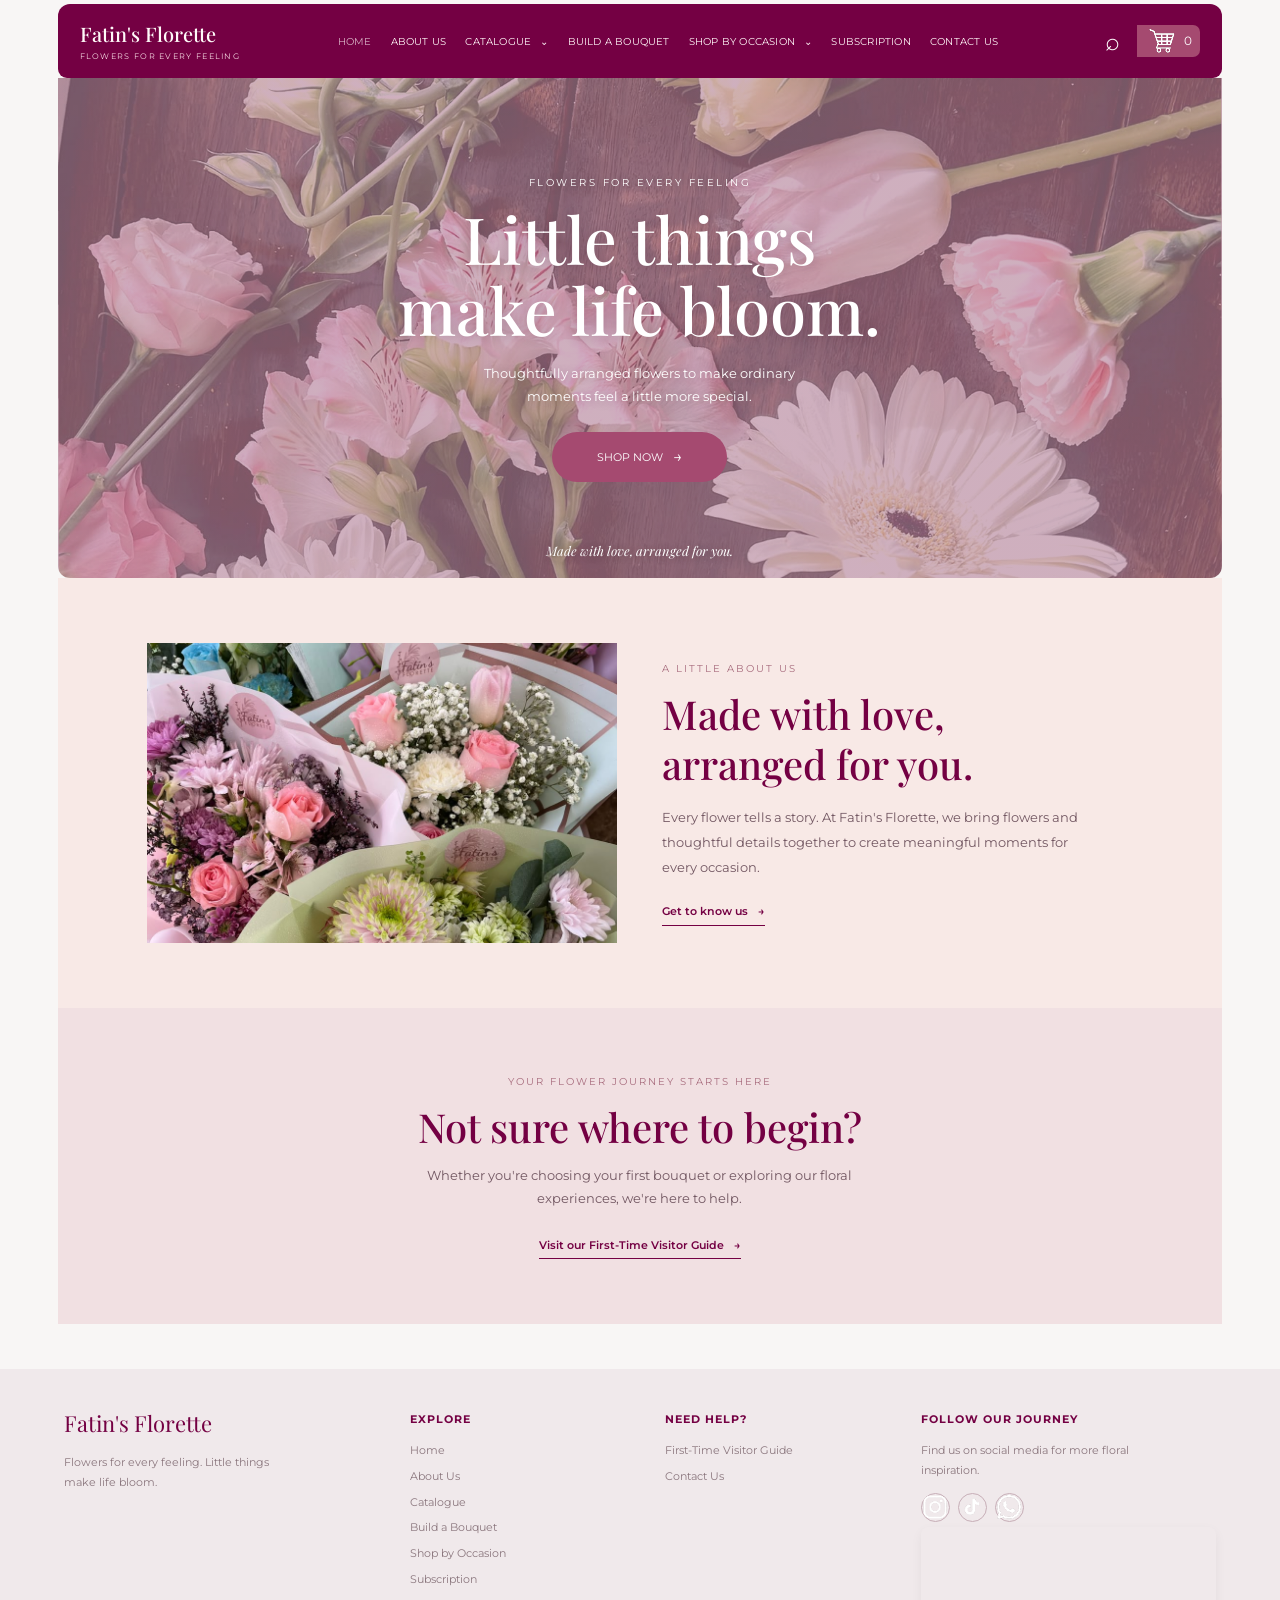
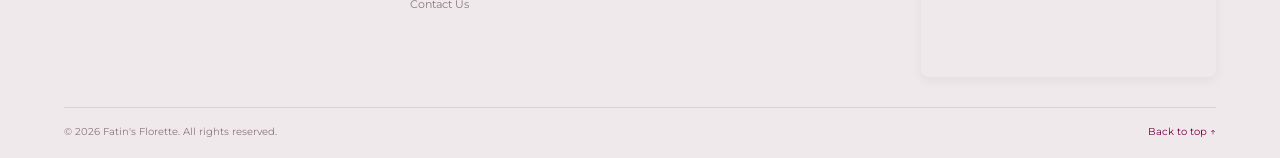
<file: index.html>
<!DOCTYPE html>
<html lang="en">

<head>
    <meta charset="UTF-8">
    <meta name="viewport" content="width=device-width, initial-scale=1.0">

    <title>Fatin's Florette | Flowers for Every Feeling</title>

    <meta
        name="description"
        content="Discover beautiful floral arrangements, bouquets and flower experiences at Fatin's Florette."
    >

    <!-- Google Fonts -->
    <link rel="preconnect" href="https://fonts.googleapis.com">
    <link rel="preconnect" href="https://fonts.gstatic.com" crossorigin>

    <link
        href="https://fonts.googleapis.com/css2?family=Montserrat:wght@400;500;600;700&family=Playfair+Display:wght@400;500;600;700&display=swap"
        rel="stylesheet"
    >

    <!-- Main stylesheet -->
    <link rel="stylesheet" href="css/style.css">
    <link rel="stylesheet" href="css/product.css">


    <!-- Website JavaScript -->
    <script src="js/main.js" defer></script>
    <script src="js/search.js"></script>

</head>

<body>

    <!-- ----------- HEADER ----------- -->
    <header class="site-header">

        <!-- Logo -->
        <a href="index.html" class="logo" aria-label="Fatin's Florette Home">

            <span class="logo-name">Fatin's Florette</span>

            <span class="logo-tagline">
                Flowers for every feeling
            </span>

        </a>


        <!-- Mobile menu button -->
        <button
            class="menu-toggle"
            type="button"
            aria-label="Open navigation menu"
            aria-expanded="false"
            aria-controls="main-navigation"
        >
            <span></span>
            <span></span>
            <span></span>
        </button>


        <!-- Navigation -->
<nav class="main-nav" id="main-navigation">

    <a href="index.html" class="active">Home</a>

    <a href="pages/aboutus.html">About Us</a>

    <!-- Catalogue Dropdown -->
    <div class="nav-dropdown">
        <a href="pages/catalog.html" class="dropdown-toggle">
            Catalogue <span class="arrow">⌄</span>
        </a>

        <div class="dropdown-menu">
            <a href="pages/catalog.html#shop-all">Shop All</a>
            <a href="pages/catalog.html#petals-pastries">Petals &amp; Pastries</a>
            <a href="pages/catalog.html#basket-series">Basket Series</a>
        </div>
    </div>

    <a href="pages/custom.bouquet.html">Build a Bouquet</a>

    <!-- Shop by Occasion Dropdown -->
    <div class="nav-dropdown">
        <a href="pages/occasional.html" class="dropdown-toggle">
            Shop by Occasion <span class="arrow">⌄</span>
        </a>

        <div class="dropdown-menu">
            <a href="pages/occasional.html?occasion=birthday">Birthday</a>
            <a href="pages/occasional.html?occasion=anniversary">Anniversary</a>
            <a href="pages/occasional.html?occasion=graduation">Graduation</a>
            <a href="pages/occasional.html?occasion=wedding">Wedding</a>
            <a href="pages/occasional.html?occasion=celebration">Teacher's Day</a>
            <a href="pages/occasional.html?occasion=just-because">Mother's Day</a>
        </div>
    </div>

    <a href="pages/subscription.html">Subscription</a>

    <a href="pages/contact.html">Contact Us</a>

</nav>


        <!-- Header actions -->
        <div class="header-actions">

            <!-- Header actions -->

            <div class="header-actions">

            <div class="search-container">

                <input
                    type="text"
                    id="globalSearch"
                    placeholder="Search anything..."
                >

                <button
                    class="search-button"
                    type="button"
                    aria-label="Open search"
                    onclick="toggleSearch()">
                    ⌕
                </button>

                </div>


            <!-- Shopping cart -->
<a href="pages/cart.html" class="cart-link" aria-label="Shopping Cart">
    <img src="images/cart.png.png" alt="Shopping Cart" class="cart-icon-img">
    <span id="cart-count">0</span>
</a>
        </div>

    </header>

    <!-- ----------- MAIN CONTENT ----------- -->
    <main>

        <!-- Hero section -->
        <section class="hero">

            <div class="hero-content">

                <p class="hero-eyebrow">
                    FLOWERS FOR EVERY FEELING
                </p>

                <h1>
                    Little things<br>
                    make life bloom.
                </h1>

                <p class="hero-description">
                    Thoughtfully arranged flowers to make ordinary
                    moments feel a little more special.
                </p>

                <a
                    href="pages/catalog.html"
                    class="hero-button"
                >
                    SHOP NOW
                    <span aria-hidden="true">&rarr;</span>
                </a>

            </div>

            <div class="hero-bottom-note">
                Made with love, arranged for you.
            </div>

        </section>


        <!-- Introduction section -->
        <section class="home-intro">

            <div class="intro-image">

                <img
                    src="images/img1.jpeg"
                    alt="Floral arrangements at Fatin's Florette"
                    loading="lazy"
                >

            </div>

            <div class="intro-content">

                <p class="section-eyebrow">
                    A LITTLE ABOUT US
                </p>

                <h2>
                    Made with love,<br>
                    arranged for you.
                </h2>

                <p>
                    Every flower tells a story. At Fatin's Florette,
                    we bring flowers and thoughtful details together
                    to create meaningful moments for every occasion.
                </p>

                <a href="pages/aboutus.html" class="text-link">
                    Get to know us
                    <span aria-hidden="true">&rarr;</span>
                </a>

            </div>

        </section>


        <!-- Welcome / first-time visitor section -->
        <section class="visitor-section">

            <p class="section-eyebrow">
                YOUR FLOWER JOURNEY STARTS HERE
            </p>

            <h2>
                Not sure where to begin?
            </h2>

            <p>
                Whether you're choosing your first bouquet or
                exploring our floral experiences, we're here to help.
            </p>

            <a href="pages/faq.html" class="text-link">
                Visit our First-Time Visitor Guide
                <span aria-hidden="true">&rarr;</span>
            </a>

        </section>

    </main>


    <!-- ----------- FOOTER ----------- -->
    <footer class="site-footer">

        <div class="footer-main">

            <!-- Brand -->
            <div class="footer-brand">

                <a href="index.html" class="footer-logo">
                    Fatin's Florette
                </a>

                <p>
                    Flowers for every feeling.
                    Little things make life bloom.
                </p>

            </div>


            <!-- Explore links -->
            <div class="footer-links">

                <h3>Explore</h3>

                <a href="index.html">Home</a>

                <a href="pages/aboutus.html">About Us</a>

                <a href="pages/catalog.html">Catalogue</a>

                <a href="pages/custom.bouquet.html">Build a Bouquet</a>

                <a href="pages/occasional.html">Shop by Occasion</a>

                <a href="pages/subscription.html">Subscription</a>

                <a href="pages/contact.html">Contact Us</a>

            </div>


            <!-- Help links -->
            <div class="footer-links">

                <h3>Need Help?</h3>

                <a href="pages/faq.html">
                    First-Time Visitor Guide
                </a>

                <a href="pages/contact.html">
                    Contact Us
                </a>

            </div>


            <!-- Social Media + Map -->
            <div class="footer-social">

                <h3>Follow Our Journey</h3>

                <p>
                    Find us on social media for more floral inspiration.
                </p>


                <!-- Social media icons -->
                <div class="footer-icons">

                    <a
                        href="https://instagram.com/fatinsflorette"
                        target="_blank"
                        rel="noopener noreferrer"
                        aria-label="Instagram"
                    >
                        <img src="images/ig.png" alt="Instagram">
                    </a>

                    <a
                        href="https://tiktok.com/@fatinsflorette"
                        target="_blank"
                        rel="noopener noreferrer"
                        aria-label="TikTok"
                    >
                        <img src="images/tt.png" alt="TikTok">
                    </a>

                    <a
                        href="https://wa.me/6738633134"
                        target="_blank"
                        rel="noopener noreferrer"
                        aria-label="WhatsApp"
                    >
                        <img src="images/wa.png" alt="WhatsApp">
                    </a>

                </div>


                <!-- Google Maps -->
                <div class="footer-map">

                    <iframe
                        src="https://www.google.com/maps/embed?pb=!1m18!1m12!1m3!1d3975.5187098738365!2d114.8646345!3d4.8523594999999995!2m3!1f0!2f0!3f0!3m2!1i1024!2i768!4f13.1!3m3!1m2!1s0x322261498f1d3eef%3A0x6fb80f0e46c2ac8f!2sFatin's%20Florete!5e0!3m2!1sen!2sbn!4v1792552757731!5m2!1sen!2sbn"
                        width="250"
                        height="150"
                        style="border: 0; border-radius: 8px;"
                        allowfullscreen
                        loading="lazy"
                        referrerpolicy="no-referrer-when-downgrade"
                        title="Fatin's Florette location on Google Maps"
                    ></iframe>

                </div>

            </div>

        </div>


        <!-- Copyright -->
        <div class="footer-bottom">

            <p>
                &copy; 2026 Fatin's Florette. All rights reserved.
            </p>

            <a href="#top">
                Back to top &uarr;
            </a>

        </div>

    </footer>

<script src="../js/search.js"></script>

</body>
</html>
</file>
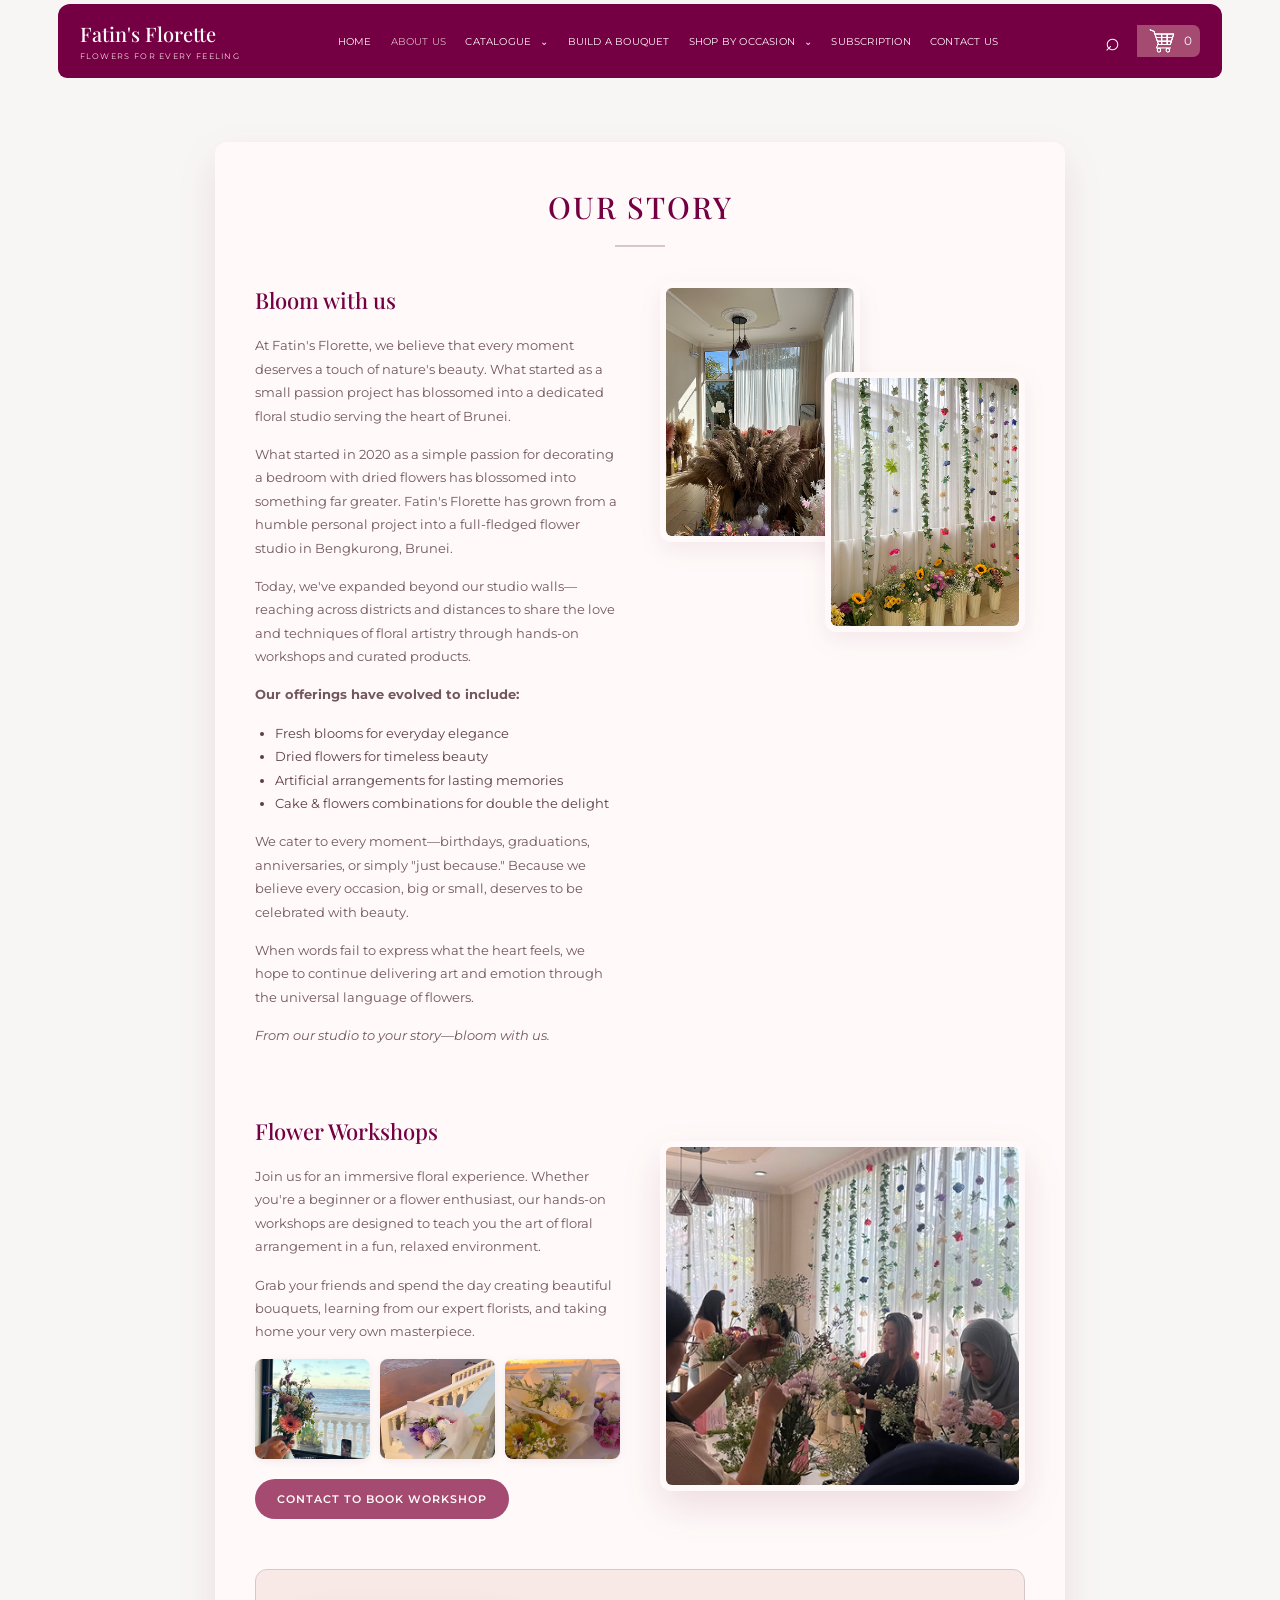
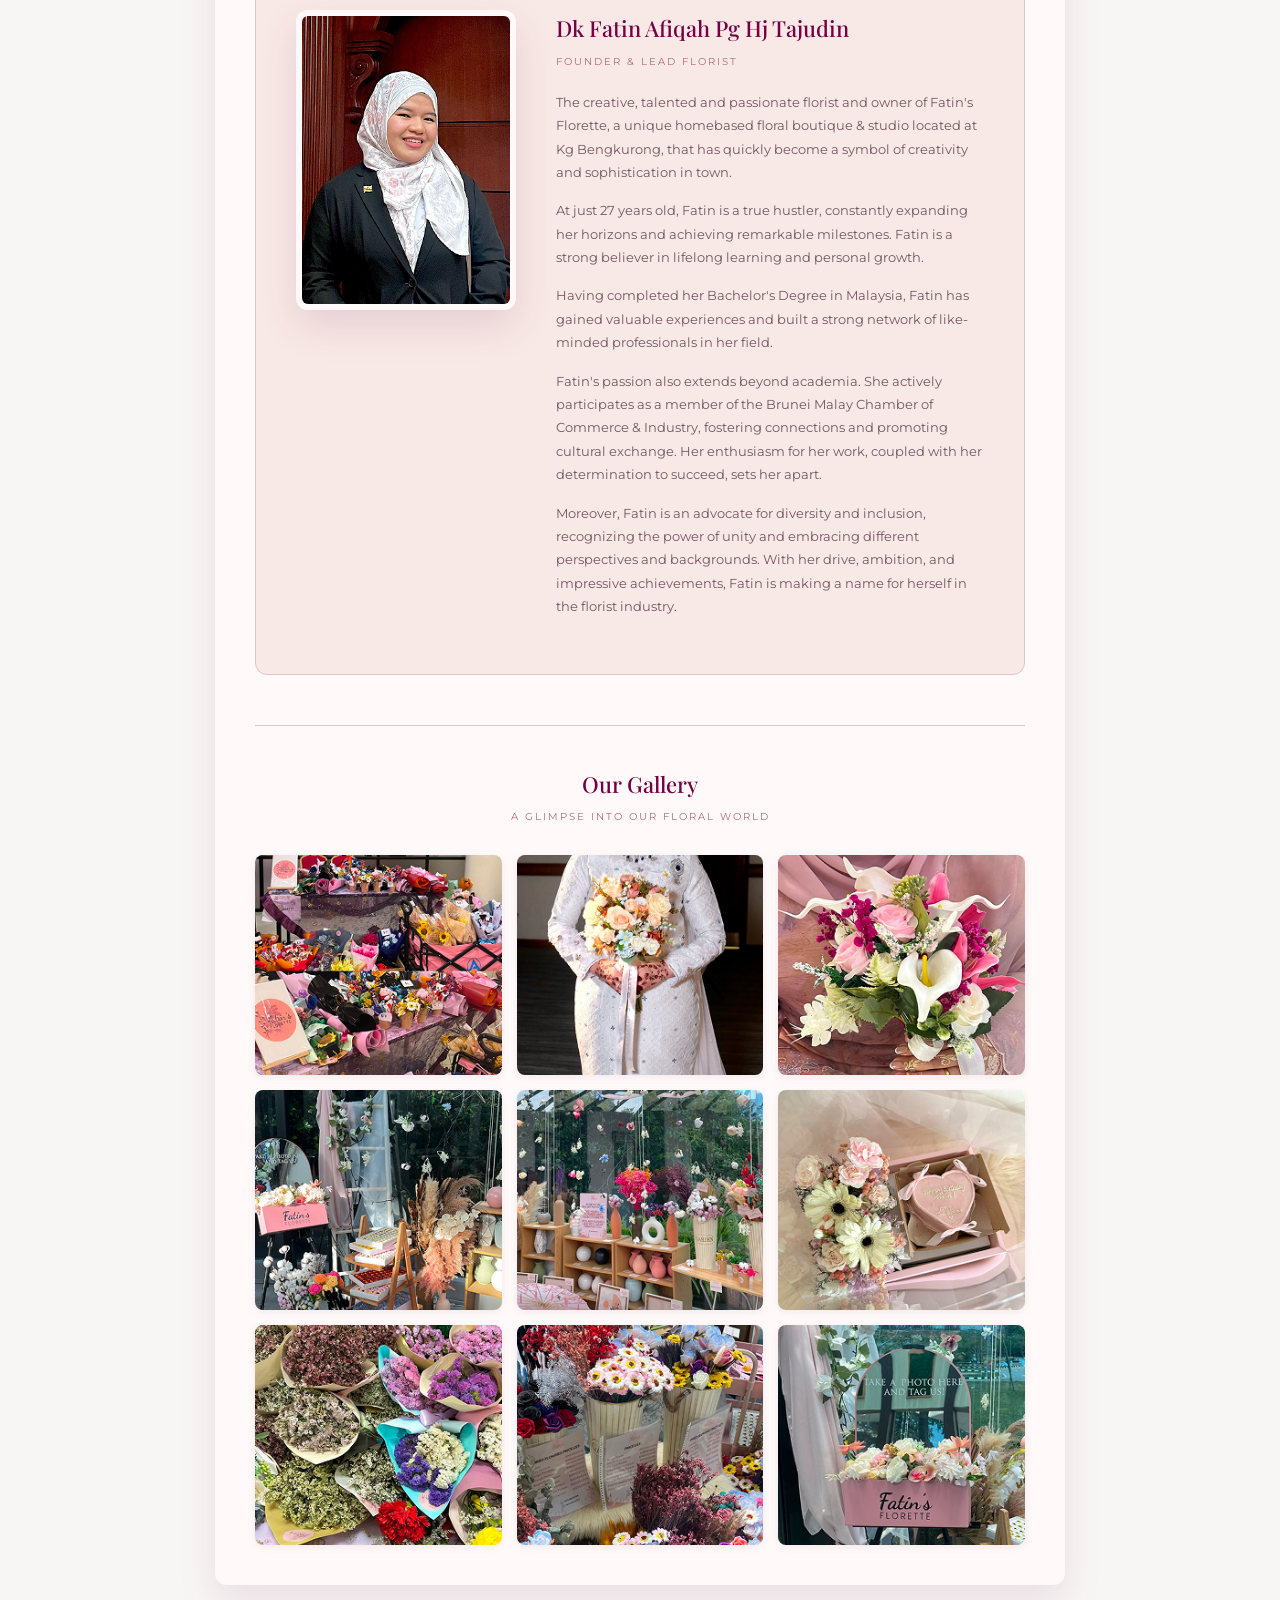
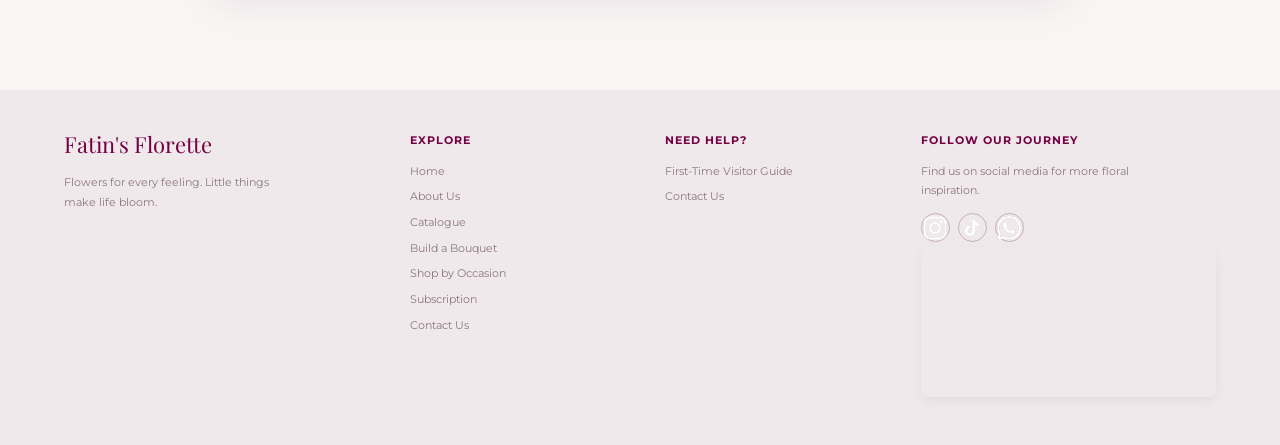
<file: pages/aboutus.html>
<!DOCTYPE html>
<html lang="en">
<head>
    <meta charset="UTF-8">
    <meta name="viewport" content="width=device-width, initial-scale=1.0">
    <title>About Us - Fatin's Florette</title>

    <link rel="preconnect" href="https://fonts.googleapis.com">
    <link rel="preconnect" href="https://fonts.gstatic.com" crossorigin>
    <link href="https://fonts.googleapis.com/css2?family=Montserrat:wght@400;500;600;700&family=Playfair+Display:wght@400;500;600;700&display=swap" rel="stylesheet">

    <link rel="stylesheet" href="../css/style.css">
    <link rel="stylesheet" href="../css/aboutus.css">
    <link rel="stylesheet" href="../css/product.css">

</head>
<body>

    <!-- ===== HEADER ===== -->
    <header class="site-header">
        <a href="../index.html" class="logo">
            <span class="logo-name">Fatin's Florette</span>
            <span class="logo-tagline">Flowers for every feeling</span>
        </a>

        <nav class="main-nav" id="mainNav">
            <a href="../index.html">Home</a>
            <a href="aboutus.html" class="active">About Us</a>

            <div class="nav-dropdown">
                <!-- FIXED: Using catalog.html and Catalogue spelling -->
                <a href="catalog.html" class="dropdown-toggle">
                    Catalogue <span class="arrow">⌄</span>
                </a>
                <div class="dropdown-menu">
                    <a href="catalog.html">Shop All</a>
                    <a href="catalog.html#petals">Petals & Pastries</a>
                    <a href="catalog.html#basket">Basket Series</a>
                </div>
            </div>

            <a href="custom.bouquet.html">Build a Bouquet</a>

            <div class="nav-dropdown">
                <a href="occasional.html" class="dropdown-toggle">
                    Shop by Occasion <span class="arrow">⌄</span>
                </a>
                <div class="dropdown-menu">
                    <a href="occasional.html">Birthday</a>
                    <a href="occasional.html">Anniversary</a>
                    <a href="occasional.html">Graduation</a>
                    <a href="occasional.html">Wedding</a>
                    <a href="occasional.html">Teacher's Day</a>
                    <a href="occasional.html">Mother's Day</a>
                </div>
            </div>

            <a href="subscription.html">Subscription</a>
            <a href="contact.html">Contact Us</a>
        </nav>

        <!-- Header actions -->

<div class="header-actions">

<div class="search-container">

    <input
        type="text"
        id="globalSearch"
        placeholder="Search anything..."
    >

    <button
        class="search-button"
        type="button"
        aria-label="Open search"
        onclick="toggleSearch()">
        ⌕
    </button>

    </div>

                        <a href="cart.html" class="cart-link" aria-label="Shopping Cart" style="position: relative;">
                <!-- Replace the SVG with your image -->
                <img src="../images/cart.png.png" alt="Shopping Cart" class="cart-icon-img">
                <span id="cart-count">0</span>
                
                <!-- Keep the badge if you want the number to show -->
                <span id="cart-count" style="position: absolute; top: -6px; right: -6px; background: var(--white); color: var(--burgundy); font-size: 9px; font-weight: bold; width: 16px; height: 16px; border-radius: 50%; display: flex; align-items: center; justify-content: center; display: none;">0</span>
            </a>
            <button class="menu-toggle" aria-label="Menu" aria-controls="mainNav" aria-expanded="false">
                <span></span><span></span><span></span>
            </button>
        </div>
    </header>

    <!-- ===== ABOUT CONTENT ===== -->
    <section class="about-container">
        <div class="about-card">
            <h1 class="page-title">Our Story</h1>

            <div class="story-section">
                <div class="story-text">
                    <h3>Bloom with us</h3>
                    <p>At Fatin's Florette, we believe that every moment deserves a touch of nature's beauty. What started as a small passion project has blossomed into a dedicated floral studio serving the heart of Brunei.</p>
                    
                    <p>What started in 2020 as a simple passion for decorating a bedroom with dried flowers has blossomed into something far greater. Fatin's Florette has grown from a humble personal project into a full-fledged flower studio in Bengkurong, Brunei.</p>
                    
                    <p>Today, we've expanded beyond our studio walls—reaching across districts and distances to share the love and techniques of floral artistry through hands-on workshops and curated products.</p>
                    
                    <p><strong>Our offerings have evolved to include:</strong></p>
                    <ul style="margin-left: 20px; margin-bottom: 15px; font-size: 13px; color: var(--text-muted); line-height: 1.8;">
                        <li>Fresh blooms for everyday elegance</li>
                        <li>Dried flowers for timeless beauty</li>
                        <li>Artificial arrangements for lasting memories</li>
                        <li>Cake & flowers combinations for double the delight</li>
                    </ul>

                    <p>We cater to every moment—birthdays, graduations, anniversaries, or simply "just because." Because we believe every occasion, big or small, deserves to be celebrated with beauty.</p>
                    
                    <p>When words fail to express what the heart feels, we hope to continue delivering art and emotion through the universal language of flowers.</p>
                    
                    <p><em>From our studio to your story—bloom with us.</em></p>
                </div>

                <div class="image-cluster">
                    <img src="../pics/studio1.png" alt="Shop Interior">
                    <img src="../pics/studio.png" alt="Flower Decorations">
                </div>
            </div>

            <div class="workshop-section">
                <div class="workshop-text">
                    <h3>Flower Workshops</h3>
                    <p>Join us for an immersive floral experience. Whether you're a beginner or a flower enthusiast, our hands-on workshops are designed to teach you the art of floral arrangement in a fun, relaxed environment.</p>
                    <p>Grab your friends and spend the day creating beautiful bouquets, learning from our expert florists, and taking home your very own masterpiece.</p>
                    
                    <div class="workshop-mini-gallery">
                        <img src="../pics/sky.png" alt="Workshop Flowers">
                        <img src="../pics/beach.png" alt="Workshop Lilies">
                        <img src="../pics/sb.png" alt="Workshop Setup">
                    </div>
                    
                    <a href="https://wa.me/6738633134?text=Hi%20Fatin's%20Florette,%20I%20would%20like%20to%20book%20a%20flower%20workshop!" target="_blank" class="workshop-btn">CONTACT TO BOOK WORKSHOP</a>
                </div>

                <div class="workshop-main-image">
                    <img src="../pics/shopp.png" alt="Flower Workshop Class">
                </div>
            </div>

            <div class="founder-section">
                <div class="founder-image">
                    <img src="../pics/founder.png" alt="The Founder">
                </div>
                
                <div class="founder-text">
                    <h3>Dk Fatin Afiqah Pg Hj Tajudin</h3>
                    <p class="subtitle">Founder & Lead Florist</p>
                    
                    <p>The creative, talented and passionate florist and owner of Fatin's Florette, a unique homebased floral boutique & studio located at Kg Bengkurong, that has quickly become a symbol of creativity and sophistication in town.</p>
                    
                    <p>At just 27 years old, Fatin is a true hustler, constantly expanding her horizons and achieving remarkable milestones. Fatin is a strong believer in lifelong learning and personal growth.</p>
                    
                    <p>Having completed her Bachelor's Degree in Malaysia, Fatin has gained valuable experiences and built a strong network of like-minded professionals in her field.</p>
                    
                    <p>Fatin's passion also extends beyond academia. She actively participates as a member of the Brunei Malay Chamber of Commerce & Industry, fostering connections and promoting cultural exchange. Her enthusiasm for her work, coupled with her determination to succeed, sets her apart.</p>
                    
                    <p>Moreover, Fatin is an advocate for diversity and inclusion, recognizing the power of unity and embracing different perspectives and backgrounds. With her drive, ambition, and impressive achievements, Fatin is making a name for herself in the florist industry.</p>
                </div>
            </div>

            <div class="gallery-section">
                <h3>Our Gallery</h3>
                <span class="subtitle">A glimpse into our floral world</span>
                
                <div class="gallery-grid">
                    <img src="../pics/pop.png" alt="Floral Arrangement 1">
                    <img src="../pics/wedding.png" alt="Floral Arrangement 2">
                    <img src="../pics/wed.png" alt="Floral Arrangement 3">
                    <img src="../pics/ubd1.png" alt="Floral Arrangement 4">
                    <img src="../pics/ubd.png" alt="Floral Arrangement 5">
                    <img src="../pics/cake.png" alt="Floral Arrangement 6">
                    <img src="../pics/flower.png" alt="Floral Arrangement 7">
                    <img src="../pics/display.png" alt="Floral Arrangement 8">
                    <img src="../pics/mirror.png" alt="Floral Arrangement 9">
                </div>
            </div>
        </div>
    </section>

        <!-- ===== FOOTER ===== -->
    <footer class="site-footer">
        <div class="footer-main">
            <div class="footer-brand">
                <a href="../index.html" class="footer-logo">Fatin's Florette</a>
                <p>Flowers for every feeling. Little things make life bloom.</p>
            </div>

            <div class="footer-links">
                <h3>Explore</h3>
                <a href="../index.html">Home</a>
                <a href="aboutus.html">About Us</a>
                <a href="catalog.html">Catalogue</a>
                <a href="custom.bouquet.html">Build a Bouquet</a>
                <a href="occasional.html">Shop by Occasion</a>
                <a href="subscription.html">Subscription</a>
                <a href="contact.html">Contact Us</a>
            </div>

            <div class="footer-links">
                <h3>Need Help?</h3>
                <a href="#">First-Time Visitor Guide</a>
                <a href="contact.html">Contact Us</a>
            </div>

            <div class="footer-social">
                <h3>Follow Our Journey</h3>
                <p>Find us on social media for more floral inspiration.</p>
                <div class="footer-icons">
                    <a href="https://instagram.com/fatinsflorette" target="_blank" aria-label="Instagram">
                        <img src="../pics/ig.png" alt="Instagram">
                    </a>
                    <a href="https://tiktok.com/@fatinsflorette" target="_blank" aria-label="TikTok">
                        <img src="../pics/tt.png" alt="TikTok">
                    </a>
                    <a href="https://wa.me/6738633134" target="_blank" aria-label="WhatsApp">
                        <img src="../pics/wa.png" alt="WhatsApp">
                    </a>
                </div>

            <!-- MAP IS NOW ITS OWN COLUMN -->
            <div class="footer-map">

                <iframe
                    src="https://www.google.com/maps/embed?pb=!1m18!1m12!1m3!1d3975.5187098738365!2d114.8646345!3d4.8523594999999995!2m3!1f0!2f0!3f0!3m2!1i1024!2i768!4f13.1!3m3!1m2!1s0x322261498f1d3eef%3A0x6fb80f0e46c2ac8f!2sFatin's%20Florete!5e0!3m2!1sen!2sbn!4v1792552757731!5m2!1sen!2sbn"
                    width="250"
                    height="150"
                    style="border: 0; border-radius: 8px;"
                    allowfullscreen
                    loading="lazy"
                    referrerpolicy="no-referrer-when-downgrade"
                    title="Fatin's Florette location on Google Maps">
            </div>
                </iframe>
                

    <script>
        const toggle = document.querySelector('.menu-toggle');
        const nav = document.getElementById('mainNav');
        if (toggle) {
            toggle.addEventListener('click', () => {
                const open = nav.classList.toggle('open');
                toggle.setAttribute('aria-expanded', open);
            });
        }
    </script>
    <script src="../js/search.js"></script>
</body>
</html>
</file>
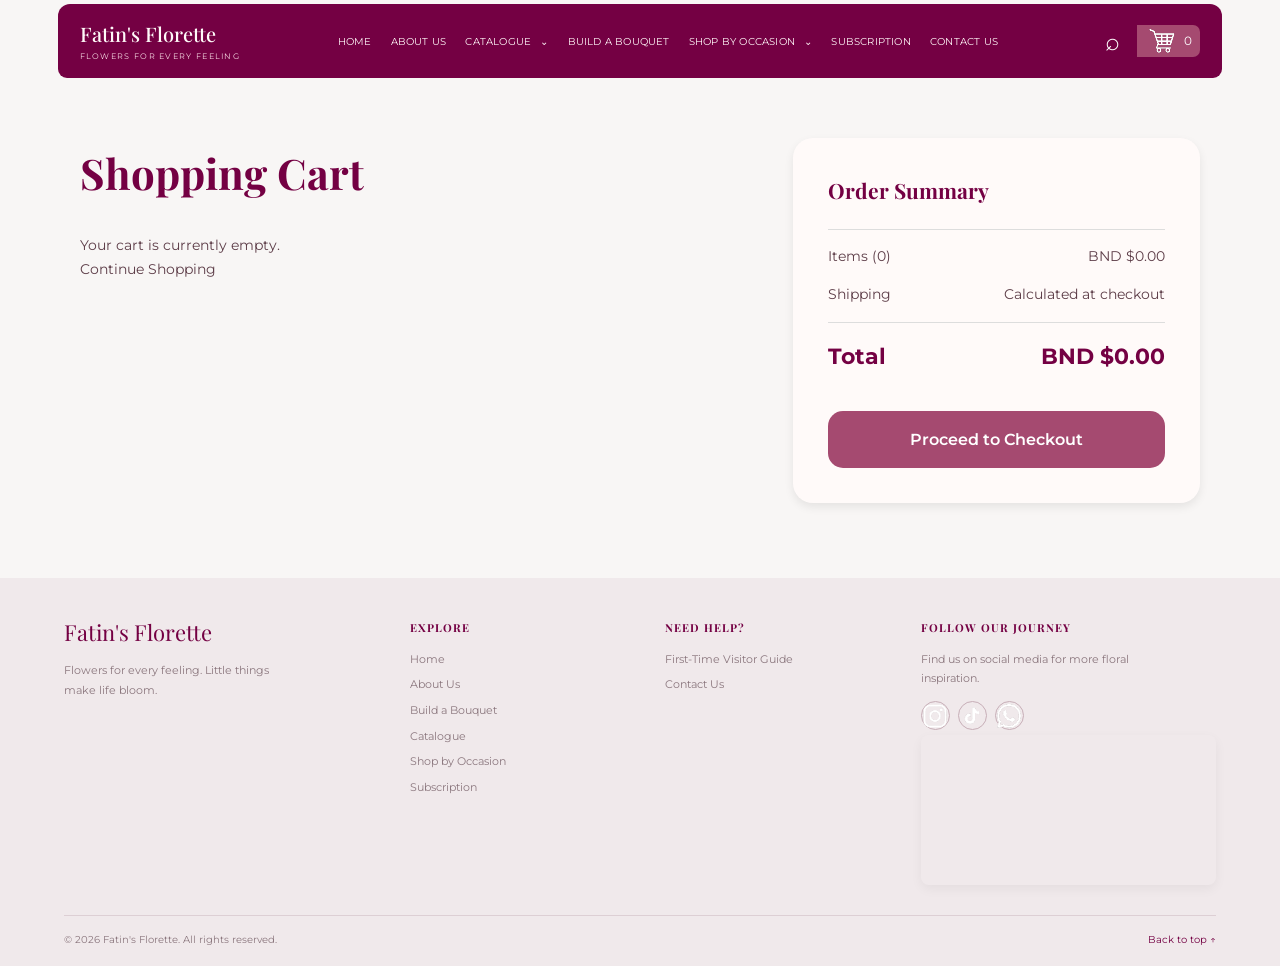
<file: pages/cart.html>
<!DOCTYPE html>
<html lang="en">
<head>
    <meta charset="UTF-8">
    <meta name="viewport" content="width=device-width, initial-scale=1.0">
    <title>Shopping Cart Fatin's Florette</title>

   <!-- Google Fonts --> 
<link rel="preconnect" href="https://fonts.googleapis.com">
<link rel="preconnect" href="https://fonts.gstatic.com" crossorigin>
<link href="https://fonts.googleapis.com/css2?family=Montserrat:wght@400;500;600;700&family=Playfair+Display:wght@400;500;600;700&display=swap" rel="stylesheet">

    <link rel="stylesheet" href="../css/style.css">
    <link rel="stylesheet" href="../css/cart.css">
    <link rel="stylesheet" href="../css/product.css">
</head>
<body>

    <!--HEADEr-->
    <header class="site-header">
        <a href="../index.html" class="logo">
            <span class="logo-name">Fatin's Florette</span>
            <span class="logo-tagline">Flowers for every feeling</span>
        </a>

        <nav class="main-nav" id="mainNav">
            <a href="../index.html">Home</a>
            <a href="../pages/aboutus.html">About Us</a>

            <div class="nav-dropdown">
                <!-- FIXED: Using catalog.html and Catalogue spelling -->
                <a href="../pages/catalog.html" class="dropdown-toggle">
                    Catalogue <span class="arrow">⌄</span>
                </a>
                <div class="dropdown-menu">
                    <a href="../pages/catalog.html">Shop All</a>
                    <a href="catalog.html#petals">Petals & Pastries</a>
                    <a href="catalog.html#basket">Basket Series</a>
                </div>
            </div>

            <a href="../pages/custom.bouquet.html">Build a Bouquet</a>

            <div class="nav-dropdown">
                <a href="../pages/occasional.html" class="dropdown-toggle">
                    Shop by Occasion <span class="arrow">⌄</span>
                </a>
                <div class="dropdown-menu">
                    <a href="occasional.html">Birthday</a>
                    <a href="occasional.html">Anniversary</a>
                    <a href="occasional.html">Graduation</a>
                    <a href="occasional.html">Wedding</a>
                </div>
            </div>

            <a href="../pages/subscription.html">Subscription</a>
            <a href="../pages/contact.html">Contact Us</a>
        </nav>

       <!-- Header actions -->

<div class="header-actions">

<div class="search-container">

    <input
        type="text"
        id="globalSearch"
        placeholder="Search anything..."
    >

    <button
        class="search-button"
        type="button"
        aria-label="Open search"
        onclick="toggleSearch()">
        ⌕
    </button>

    </div>
    <a href="cart.html" class="cart-link" aria-label="Shopping Cart" style="position: relative;">
                
                <img src="../images/cart.png.png" alt="Shopping Cart" class="cart-icon-img">
                <span id="cart-count">0</span>
   
                <span id="cart-count" style="position: absolute; top: -6px; right: -6px; background: var(--white); color: var(--burgundy); font-size: 9px; font-weight: bold; width: 16px; height: 16px; border-radius: 50%; display: flex; align-items: center; justify-content: center; display: none;">0</span>
            </a>
            <button class="menu-toggle" aria-label="Menu" aria-controls="mainNav" aria-expanded="false">
                <span></span><span></span><span></span>
            </button>
        </div>
    </header>

<!-- Cart section -->
<main class="cart-container">

    <!-- LEFT -->
    <section class="cart-items">

        <h1>Shopping Cart</h1>

        <!-- JS inserts cart items here -->
        <div id="cartItems"></div>

        <!-- Empty cart message -->
        <div id="emptyCart" style="display:none;">
            <p>Your cart is currently empty.</p>
            <a href="catalog.html">Continue Shopping</a>
        </div>

    </section>

    <!-- RIGHT -->
    <aside class="summary-box">

        <h2>Order Summary</h2>

        <hr>

        <div class="summary-row">
            <span id="itemCount">Items (0)</span>
            <span id="subtotal">BND $0.00</span>
        </div>

        <div class="summary-row">
    <span>Shipping</span>
    <span>Calculated at checkout</span>
</div>

        <hr>

        <div class="summary-total">
            <strong>Total</strong>
            <strong id="totalPrice">BND $0.00</strong>
        </div>

        <button id="checkoutBtn">
            Proceed to Checkout
        </button>

    </aside>

</main>
 <!-- FOOTER -->
    <footer class="site-footer">
        <div class="footer-main">
            <div class="footer-brand">
                <a href="../index.html" class="footer-logo">Fatin's Florette</a>
                <p>Flowers for every feeling. Little things make life bloom.</p>
            </div>

            <div class="footer-links">
                <h3>Explore</h3>
                <a href="../index.html">Home</a>
                <a href="aboutus.html">About Us</a>
                <!-- FIXED: Using catalog.html -->
                    <a href="../pages/custom.bouquet.html">Build a Bouquet</a>
                <a href="catalog.html">Catalogue</a>
                <a href="occasional.html">Shop by Occasion</a>
                <a href="subscription.html">Subscription</a>
            </div>

            <div class="footer-links">
                <h3>Need Help?</h3>
                <a href="../pages/faq.html">First-Time Visitor Guide</a>
                <a href="contact.html">Contact Us</a>
            </div>

            <div class="footer-social">
                <h3>Follow Our Journey</h3>
                <p>Find us on social media for more floral inspiration.</p>
                <div class="footer-icons">
                    <a href="https://instagram.com/fatinsflorette" target="_blank" aria-label="Instagram">
                        <img src="../pics/ig.png" alt="Instagram">
                    </a>
                    <a href="https://tiktok.com/@fatinsflorette" target="_blank" aria-label="TikTok">
                        <img src="../pics/tt.png" alt="TikTok">
                    </a>
                    <a href="https://wa.me/6738633134" target="_blank" aria-label="WhatsApp">
                        <img src="../pics/wa.png" alt="WhatsApp">
                    </a>
                    </div>
            <div class="footer-map">
                <iframe 
                    src="https://www.google.com/maps/embed?pb=!1m18!1m12!1m3!1d3975.5187098738365!2d114.8646345!3d4.8523594999999995!2m3!1f0!2f0!3f0!3m2!1i1024!2i768!4f13.1!3m3!1m2!1s0x322261498f1d3eef%3A0x6fb80f0e46c2ac8f!2sFatin's%20Florete!5e0!3m2!1sen!2sbn!4v1792552757731!5m2!1sen!2sbn" 
                    width="100%" height="120" style="border:0; border-radius: 8px;" 
                    allowfullscreen="" loading="lazy">
                </iframe>
            </div>
        </div>
        </div>

        <div class="footer-bottom">
            <p>&copy; 2026 Fatin's Florette. All rights reserved.</p>
            <a href="#">Back to top &uarr;</a>
        </div>
    </footer>

    <script>
        const toggle = document.querySelector('.menu-toggle');
        const nav = document.getElementById('mainNav');
        if (toggle) {
            toggle.addEventListener('click', () => {
                const open = nav.classList.toggle('open');
                toggle.setAttribute('aria-expanded', open);
            });
        }
    </script>
<script src="../js/flower.js"></script>
<script src="../js/cart.js"></script>
<script src="../js/search.js"></script>
</body>
</html>
</file>
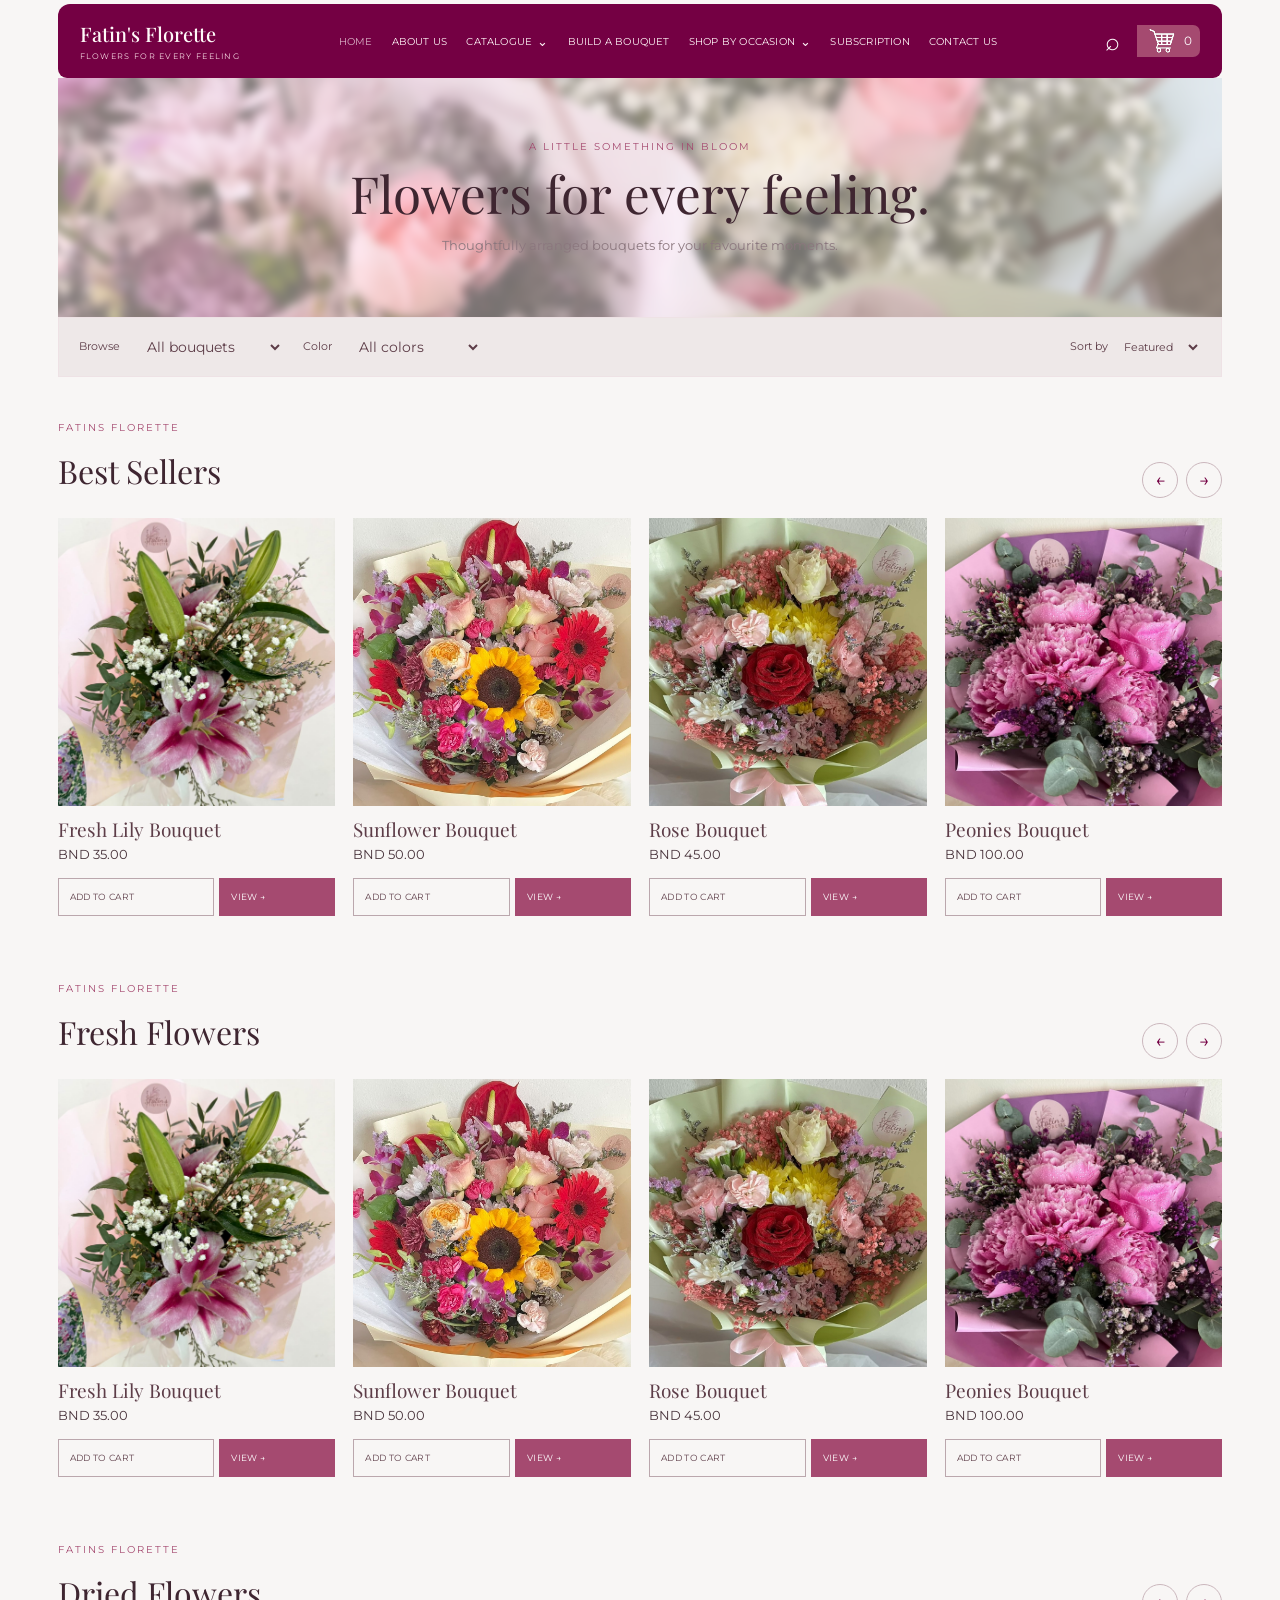
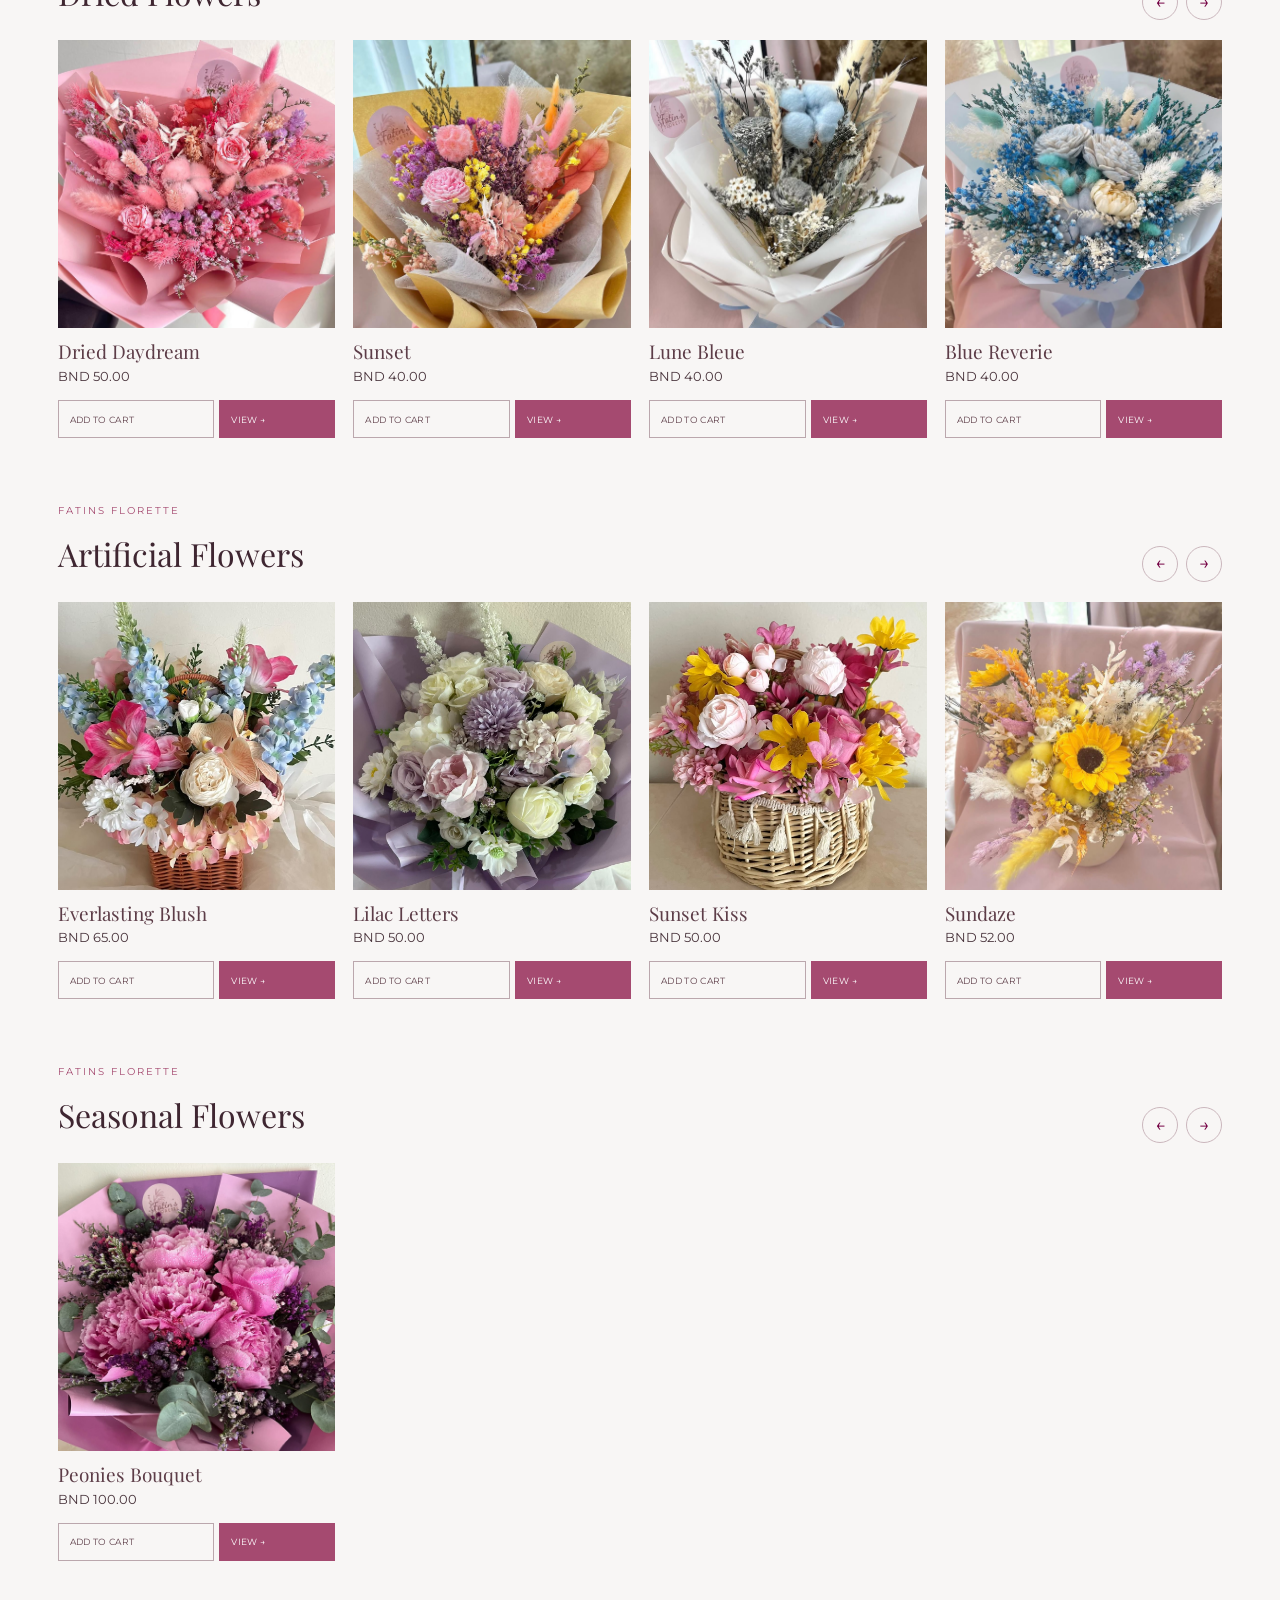
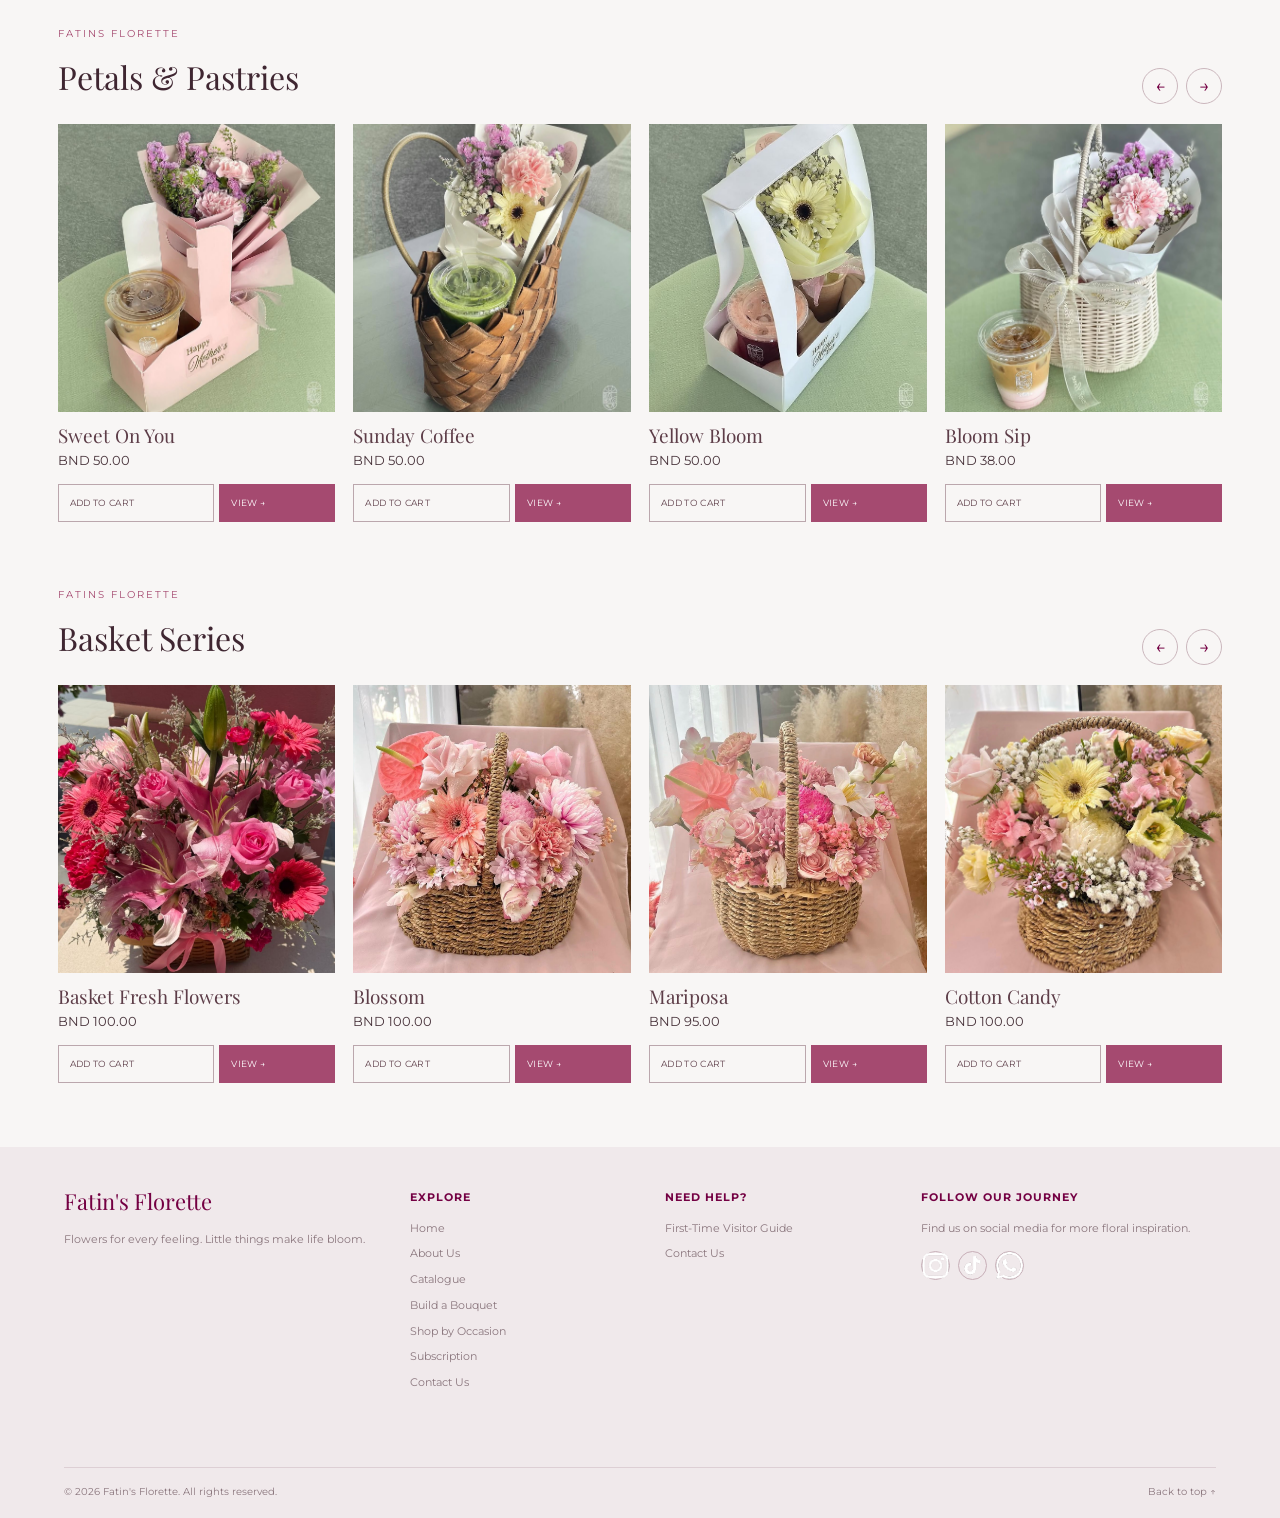
<file: pages/catalog.html>
<!DOCTYPE html>
<html lang="en">
<head>
    <meta charset="UTF-8">
    <meta name="viewport" content="width=device-width, initial-scale=1.0">

    <title>Fatin's Florette | Flowers for Every Feeling</title>

    <meta
        name="description"
        content="Discover beautiful floral arrangements, bouquets and flower experiences at Fatin's Florette."
    >

  <!-- Google Fonts -->
    
<link rel="preconnect" href="https://fonts.googleapis.com">
<link rel="preconnect" href="https://fonts.gstatic.com" crossorigin>
<link href="https://fonts.googleapis.com/css2?family=Montserrat:wght@400;500;600;700&family=Playfair+Display:wght@400;500;600;700&display=swap" rel="stylesheet">


    <!-- Main stylesheet -->
    <link rel="stylesheet" href="../css/product.css">

<body>

    <!-- ================= HEADER ================= -->
    <header class="site-header">

        <!-- Logo -->
        <a href="../index.html" class="logo" aria-label="Fatin's Florette Home">
            <span class="logo-name">Fatin's Florette</span>
            <span class="logo-tagline">Flowers for every feeling</span>
        </a>

        <!-- Mobile menu button -->
        <button
            class="menu-toggle"
            type="button"
            aria-label="Open navigation menu"
            aria-expanded="false"
            aria-controls="main-navigation"
        >
            <span></span>
            <span></span>
            <span></span>
        </button>


     <!-- Navigation -->
        
<nav class="main-nav" id="main-navigation">

    <a href="../index.html" class="active">Home</a>

    <a href="../pages/aboutus.html">About Us</a>


    <!-- Catalogue dropdown -->
    
<div class="nav-dropdown">
    <a href="../pages/catalog.html" class="dropdown-toggle">
        Catalogue <span class="arrow">⌄</span>
    </a>

    <div class="dropdown-menu">
        <a href="#shop-all" id="shop-all-link">
        Shop All
        </a>
        <a href="#petals-pastries" id="petals-pastries-link">
        Petals & Pastries
        </a>      
        <a href="#basket-series" id="basket-series-link">
        Basket Series
        </a>
    </div>
</div>


     <a href="../pages/custom.bouquet.html">Build a Bouquet</a>

    <!-- Shop by Occasion dropdown -->
    <div class="nav-dropdown">
        <a href="../pages/occasional.html" class="dropdown-toggle">
    Shop by Occasion <span class="arrow">⌄</span>
        </a>

        <div class="dropdown-menu">
            <a href="occasional.html">Birthday</a>
            <a href="occasion-sort.html">Anniversary</a>
            <a href="occasional.html">Graduation</a>
            <a href="occasional.html">Wedding</a>
            <a href="occasional.html">Teacher's Day</a>
            <a href="occasional.html">Mother's Day</a>
        </div>
    </div>

      <a href="../pages/subscription.html">Subscription</a>
      <a href="../pages/contact.html">Contact Us</a>

    </nav>

    <!-- Header actions -->

<div class="header-actions">

<div class="search-container">

    <input
        type="text"
        id="globalSearch"
        placeholder="Search anything..."
    >

    <button
        class="search-button"
        type="button"
        aria-label="Open search"
        onclick="toggleSearch()">
        ⌕
    </button>

    </div>

    <a href="../pages/cart.html" class="cart-link">
        <img src="../images/cart.png.png" alt="Cart">
        <span id="cart-count">0</span>
    </a>

</div>
  </header>

  <main class="catalog-page">
    <section class="catalog-hero">

      <p class="eyebrow">A LITTLE SOMETHING IN BLOOM</p>
      <h1>Flowers for every feeling.</h1>
      <p>Thoughtfully arranged bouquets for your favourite moments.</p>

    </section>

     <div class="catalog-toolbar">
      <div class="filter-group">

        <label for="category-filter">Browse</label>

        <select id="category-filter">

          <option value="all">All bouquets</option>

          <option value="best-seller">Best sellers</option>

          <option value="fresh">Fresh flowers</option>

          <option value="dried">Dried flowers</option>

          <option value="artificial">Artificial flowers</option>

          <option value="seasonal">Seasonal flowers</option>

          <option value="petals-pastries">Petals & Pastries</option>

          <option value="basket-series">Basket Series</option>

        
        </select>

        <label for="color-filter">Color</label>
        <select id="color-filter">

          <option value="all">All colors</option>

          <option value="pink">Pink</option><option value="white">White / Cream</option>

          <option value="purple">Purple</option><option value="mixed">Mixed</option>

          <option value="red">Red</option><option value="Blue">Blue</option>


        </select>
      </div>


       <label class="sort-group" for="sort-filter">Sort by
        <select id="sort-filter">

          <option value="featured">Featured</option>

          <option value="low-high">Cheapest</option>

          <option value="high-low">Premium</option>

          <option value="name">Name A–Z</option>

        </select>
      </label>
    </div>


    <div id="search-panel" class="search-panel" hidden>

      <label for="catalog-search">Search flowers</label>

      <input id="catalog-search" type="search" placeholder="Try roses, sunflower, pink...">

    </div>


    <div id="catalog-sections"></div>
    
  </main>

  
  
    <!-- ================= FOOTER ================= -->

<footer class="site-footer">

    <div class="footer-main">

        <!-- Brand -->
        <div class="footer-brand">

            <a href="../index.html" class="footer-logo">
                Fatin's Florette
            </a>

            <p>
                Flowers for every feeling.
                Little things make life bloom.
            </p>

        </div>

        <!-- Explore Links -->
        <div class="footer-links">

            <h3>Explore</h3>

            <a href="../index.html">Home</a>
            <a href="../pages/aboutus.html">About Us</a>
            <a href="../pages/catalog.html">Catalogue</a>
            <a href="../pages/custom.bouquet.html">Build a Bouquet</a>
            <a href="../pages/occasional.html">Shop by Occasion</a>
            <a href="../pages/subscription.html">Subscription</a>
            <a href="../pages/contact.html">Contact Us</a>

        </div>

        <!-- Help Links -->
        <div class="footer-links">

            <h3>Need Help?</h3>

            <a href="../pages/faq.html">First-Time Visitor Guide</a>
            <a href="../pages/contact.html">Contact Us</a>

        </div>

        <!-- Social Media + Map -->
        <div class="footer-social">

            <h3>Follow Our Journey</h3>

            <p>
                Find us on social media for more floral inspiration.
            </p>

            <div class="footer-icons">

                <a
                    href="https://instagram.com/fatinsflorette" 
                    target="_blank"
                    rel="noopener noreferrer"
                    aria-label="Instagram"
                >
                    <img src="../images/ig.png" alt="Instagram">
                </a>

                <a
                    href="https://tiktok.com/@fatinsflorette"
                    target="_blank"
                    rel="noopener noreferrer"
                    aria-label="TikTok"
                >
                    <img src="../images/tt.png" alt="TikTok">
                </a>

                <a
                    href="https://wa.me/6738633134" 
                    target="_blank"
                    rel="noopener noreferrer"
                    aria-label="WhatsApp"
                >
                    <img src="../images/wa.png" alt="WhatsApp">
                </a>

            </div>


            <!-- Google Maps -->
            <div class="footer-map">

                <iframe
                    src="https://www.google.com/maps/embed?pb=!1m18!1m12!1m3!1d3975.5187098738365!2d114.8646345!3d4.8523594999999995!2m3!1f0!2f0!3f0!3m2!1i1024!2i768!4f13.1!3m3!1m2!1s0x322261498f1d3eef%3A0x6fb80f0e46c2ac8f!2sFatin's%20Florete!5e0!3m2!1sen!2sbn!4v1792552757731!5m2!1sen!2sbn"
                    width="250"
                    height="150"
                    style="border: 0; border-radius: 8px;"
                    allowfullscreen
                    loading="lazy"
                    referrerpolicy="no-referrer-when-downgrade"
                    title="Fatin's Florette location on Google Maps">
                </iframe>

            </div>

        </div>

    </div>

    <!-- Copyright -->
    <div class="footer-bottom">

        <p>
            &copy; 2026 Fatin's Florette. All rights reserved.
        </p>

        <a href="#top">Back to top &uarr;</a>

    </div>


    </footer>

     <link rel="stylesheet" href="../css/product.css">

    <script src="../js/flower.js"></script>
    <script src="../js/catalog.js"></script>
    <script src="../js/product.js"></script>
    <script src="../js/occasional.js"></script>
    <script src="../js/search.js"></script>

</body>
</html>
</file>
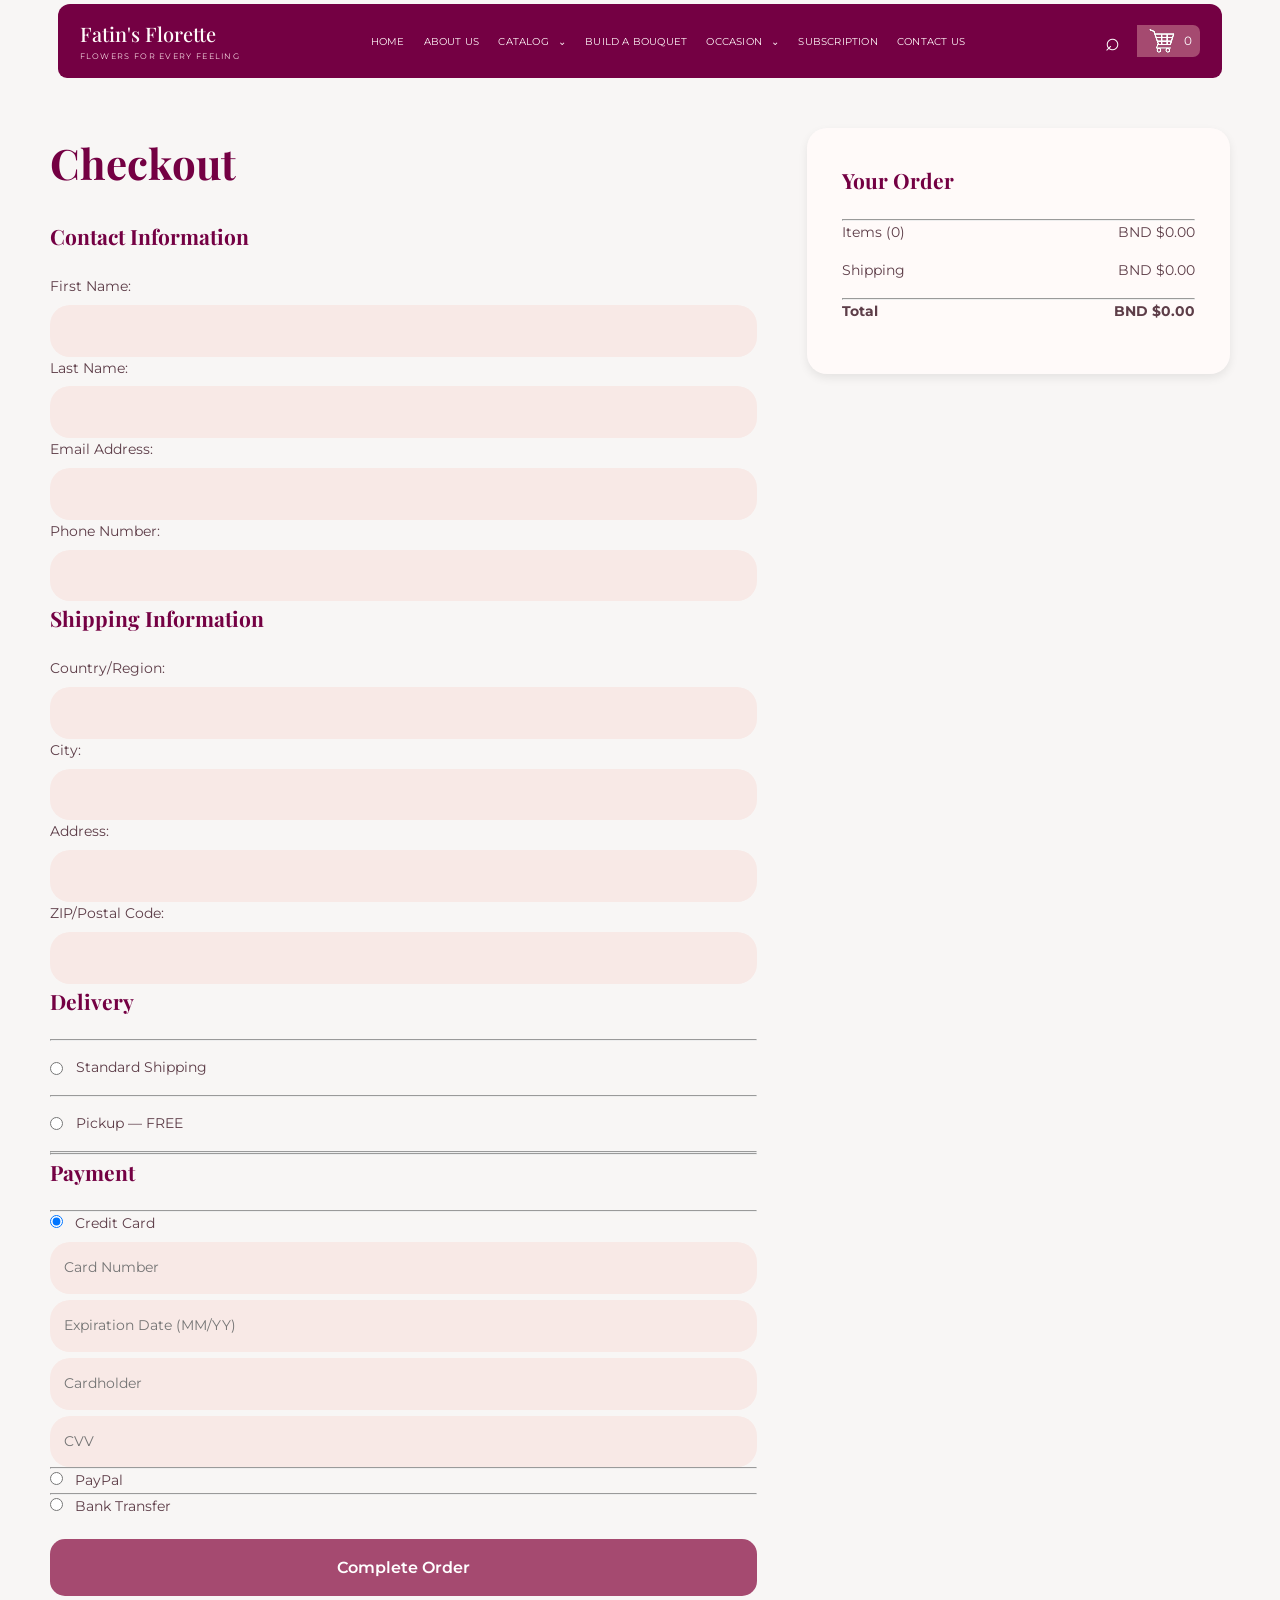
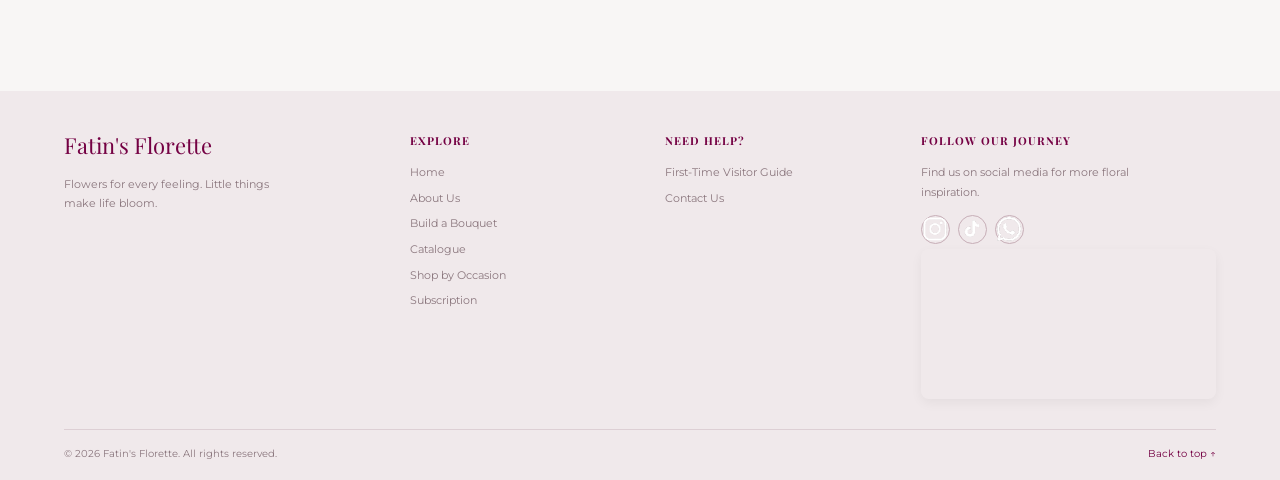
<file: pages/checkout.html>
<html lang="en">
<head>
    <meta charset="UTF-8">
    <meta name="viewport" content="width=device-width, initial-scale=1.0">

    <title>Fatin's Florette | Flowers for Every Feeling</title>

    <meta
        name="description"
        content="Discover beautiful floral arrangements, bouquets and flower experiences at Fatin's Florette."
    >

  <!-- Google Fonts -->
    
<link rel="preconnect" href="https://fonts.googleapis.com">
<link rel="preconnect" href="https://fonts.gstatic.com" crossorigin>
<link href="https://fonts.googleapis.com/css2?family=Montserrat:wght@400;500;600;700&family=Playfair+Display:wght@400;500;600;700&display=swap" rel="stylesheet">
    <link rel="stylesheet" href="../css/checkout.css">
    <link rel="stylesheet" href="../css/style.css">
    <link rel="stylesheet" href="../css/product.css">

    </head>


<body>

    <!-- ===== HEADER (matches Image 1) ===== -->
    <header class="site-header">
        <a href="../index.html" class="logo">
            <span class="logo-name">Fatin's Florette</span>
            <span class="logo-tagline">Flowers for every feeling</span>
        </a>

        <nav class="main-nav" id="mainNav">
            <a href="../index.html">Home</a>
            <a href="../pages/aboutus.html">About Us</a>

            <div class="nav-dropdown">
                <a href="../pages/catalog.html" class="dropdown-toggle">
                    Catalog <span class="arrow">⌄</span>
                </a>
                <div class="dropdown-menu">
                    <a href="../pages/catalog.html">Shop All</a>
                    <a href="catalog.html#petals">Petals & Pastries</a>
                    <a href="catalog.html#basket">Basket Series</a>
                </div>
            </div>

            <a href="../pages/custom.bouquet.html">Build a Bouquet</a>

            <div class="nav-dropdown">
                <a href="../pages/occasional.html" class="dropdown-toggle">
                    Occasion <span class="arrow">⌄</span>
                </a>
                <div class="dropdown-menu">
                    <a href="../pages/occasional.html">Birthday</a>
                    <a href="../pages/occasional.html">Anniversary</a>
                    <a href="../pages/occasional.html">Graduation</a>
                    <a href="../pages/occasional.html">Wedding</a>
                </div>
            </div>

            <a href="../pages/subscription.html">Subscription</a>
            <a href="../pages/contact.html">Contact Us</a>
        </nav>

        <!-- Header actions -->

<div class="header-actions">

<div class="search-container">

    <input
        type="text"
        id="globalSearch"
        placeholder="Search anything..."
    >

    <button
        class="search-button"
        type="button"
        aria-label="Open search"
        onclick="toggleSearch()">
        ⌕
    </button>

    </div>
            <a href="../pages/cart.html" class="cart-link">
        <img src="../images/cart.png.png" alt="Cart">
        <span id="cart-count">0</span>
    </a>
         <button class="menu-toggle"
        aria-label="Menu"
        aria-controls="mainNav"
        aria-expanded="false">
    <span></span>
    <span></span>
    <span></span>
</button>
        </div>
    </header>

   <section class = "checkout-section">
        <div class="checkout-left">
        <h1>Checkout</h1>
<form id="checkout-form">
    <h2>Contact Information</h2>

    <!-- Full name -->
    <label for="firstName">First Name:</label>
    <input type="text" id="firstName" required>
    <!--Last name-->
    <label for="lastName">Last Name:</label>
    <input type="text" id="lastName" required>

    <!--Email-->
    <label for="email">Email Address:</label>
    <input type="email" id="email" required>

    <!--Phone number-->
    <label for="phone">Phone Number:</label>
    <input type="tel" id="phone" required>

    <!--Delivery Info-->
    <h2>Shipping Information</h2>
    <label for="country">Country/Region:</label>
    <input type="text" id="country" required>

    <label for="city">City:</label>
    <input type="text" id="city" required>

    <label for="address">Address:</label>
    <input type="text" id="address" required>

    <label for="zip">ZIP/Postal Code:</label>
    <input type="text" id="zip" required>

    <!--Delivery method-->
 <!-- DELIVERY METHOD -->
<h2>Delivery</h2>
<hr>

<div class="delivery-option">
    <input type="radio" id="shipping" name="deliveryMethod" value="shipping">
    <label for="shipping">Standard Shipping</label>
</div>

<div id="shippingSection">

    <p class="delivery-title">Select your delivery area:</p>

    <div class="delivery-options">

        <label class="delivery-choice">
            <input type="radio"
                   name="shippingArea"
                   value="5"
                   data-area="Bandar">
            Bandar — BND $5.00
        </label>

        <label class="delivery-choice">
            <input type="radio"
                   name="shippingArea"
                   value="5"
                   data-area="Tutong">
            Tutong — BND $5.00 (3pm onwards)
        </label>

        <label class="delivery-choice">
            <input type="radio"
                   name="shippingArea"
                   value="8"
                   data-area="Kuala Belait / Seria">
            Kuala Belait / Seria — BND $8.00 (3pm onwards)
        </label>

    </div>

</div>

<hr>

<div class="delivery-option">
    <input type="radio" id="pickup" name="deliveryMethod" value="pickup">
    <label for="pickup">Pickup — FREE</label>
</div>

<div id="pickupSection">
    <p>
        Fatin's Florette Studio<br>
        No 5, Spg 66-88-13, Kampong Bengkurong
    </p>
</div>

<hr>

    <hr>
<!--Payment method-->
<h2>Payment</h2>
<hr>
<input type="radio" id="creditCard" name="paymentMethod" checked>
<label for="creditCard">Credit Card</label>
<br>
<div id="creditCardSection">
<input type="text" placeholder="Card Number">
<input type="text" placeholder="Expiration Date (MM/YY)"> <br>
<input type="text" placeholder="Cardholder">
<input type="text" placeholder="CVV">
</div>

<hr>
<input type="radio" id="paypal" name="paymentMethod">
<label for="paypal">PayPal</label>
<div id="paypalSection">
<p>fatinpht@gmail.com</p>
</div>

<hr>
<input type="radio" id="bankTransfer" name="paymentMethod">
<label for="bankTransfer">Bank Transfer</label>

<div id="bankTransferSection">
<div class="bank-details">
    <p>FATIN'S FLORETTE BIBD<br> 00015010059576</p>
    <br> <p>MAYBANK MALAYSIA<br> 11441402917</p> <br>
    <p>FATIN'S FLORETTE BAIDURI<br>0900117521505</p>
</div>
</div>

<button type ="submit" id="completeOrderBtn">Complete Order</button>
</form>
</div>

   <div class="summary-box">

    <h2>Your Order</h2>

    <hr>

    <div class="summary-row">
        <span id="checkoutItemCount">
            Items (0)
        </span>

        <span id="checkoutSubtotal">
            BND $0.00
        </span>
    </div>

    <div class="summary-row">
        <span>Shipping</span>
        <span id="shippingFee">BND $0.00</span>
    </div>

    <hr>

    <div class="summary-total">
        <strong>Total</strong>
        <strong id="checkoutTotal">
            BND $0.00
        </strong>
    </div>

</div>
    </section>
<!-- ===== FOOTER ===== -->
    <footer class="site-footer">
        <div class="footer-main">
            <div class="footer-brand">
                <a href="../index.html" class="footer-logo">Fatin's Florette</a>
                <p>Flowers for every feeling. Little things make life bloom.</p>
            </div>

            <div class="footer-links">
                <h3>Explore</h3>
                <a href="../index.html">Home</a>
                <a href="../pages/aboutus.html">About Us</a>
                <!-- FIXED: Using catalog.html -->
                 <a href="../pages/custom.bouquet.html">Build a Bouquet</a>
                <a href="../pages/catalog.html">Catalogue</a>
                <a href="../pages/occasional.html">Shop by Occasion</a>
                <a href="../pages/subscription.html">Subscription</a>
            </div>

            <div class="footer-links">
                <h3>Need Help?</h3>
                <a href="../pages/faq.html">First-Time Visitor Guide</a>
                <a href="../pages/contact.html">Contact Us</a>
            </div>

            <div class="footer-social">
                <h3>Follow Our Journey</h3>
                <p>Find us on social media for more floral inspiration.</p>
                <div class="footer-icons">
                    <a href="https://instagram.com/fatinsflorette" target="_blank" aria-label="Instagram">
                        <img src="../pics/ig.png" alt="Instagram">
                    </a>
                    <a href="https://tiktok.com/@fatinsflorette" target="_blank" aria-label="TikTok">
                        <img src="../pics/tt.png" alt="TikTok">
                    </a>
                    <a href="https://wa.me/6738633134" target="_blank" aria-label="WhatsApp">
                        <img src="../pics/wa.png" alt="WhatsApp">
                    </a>
                </div>

            <div class="footer-map">
                <iframe 
                    src="https://www.google.com/maps/embed?pb=!1m18!1m12!1m3!1d3975.5187098738365!2d114.8646345!3d4.8523594999999995!2m3!1f0!2f0!3f0!3m2!1i1024!2i768!4f13.1!3m3!1m2!1s0x322261498f1d3eef%3A0x6fb80f0e46c2ac8f!2sFatin's%20Florete!5e0!3m2!1sen!2sbn!4v1792552757731!5m2!1sen!2sbn" 
                    width="100%" height="120" style="border:0; border-radius: 8px;" 
                    allowfullscreen="" loading="lazy">
                </iframe>
            </div>
        </div>
        </div>

        <div class="footer-bottom">
            <p>&copy; 2026 Fatin's Florette. All rights reserved.</p>
            <a href="#">Back to top &uarr;</a>
        </div>
    </footer>

    <script>
        const toggle = document.querySelector('.menu-toggle');
        const nav = document.getElementById('mainNav');
        if (toggle) {
            toggle.addEventListener('click', () => {
                const open = nav.classList.toggle('open');
                toggle.setAttribute('aria-expanded', open);
            });
        }
    </script>
<script src="../js/flower.js"></script>
<script src="../js/checkout.js"></script>
<script src="../js/search.js"></script>
</body>
</html>
</file>
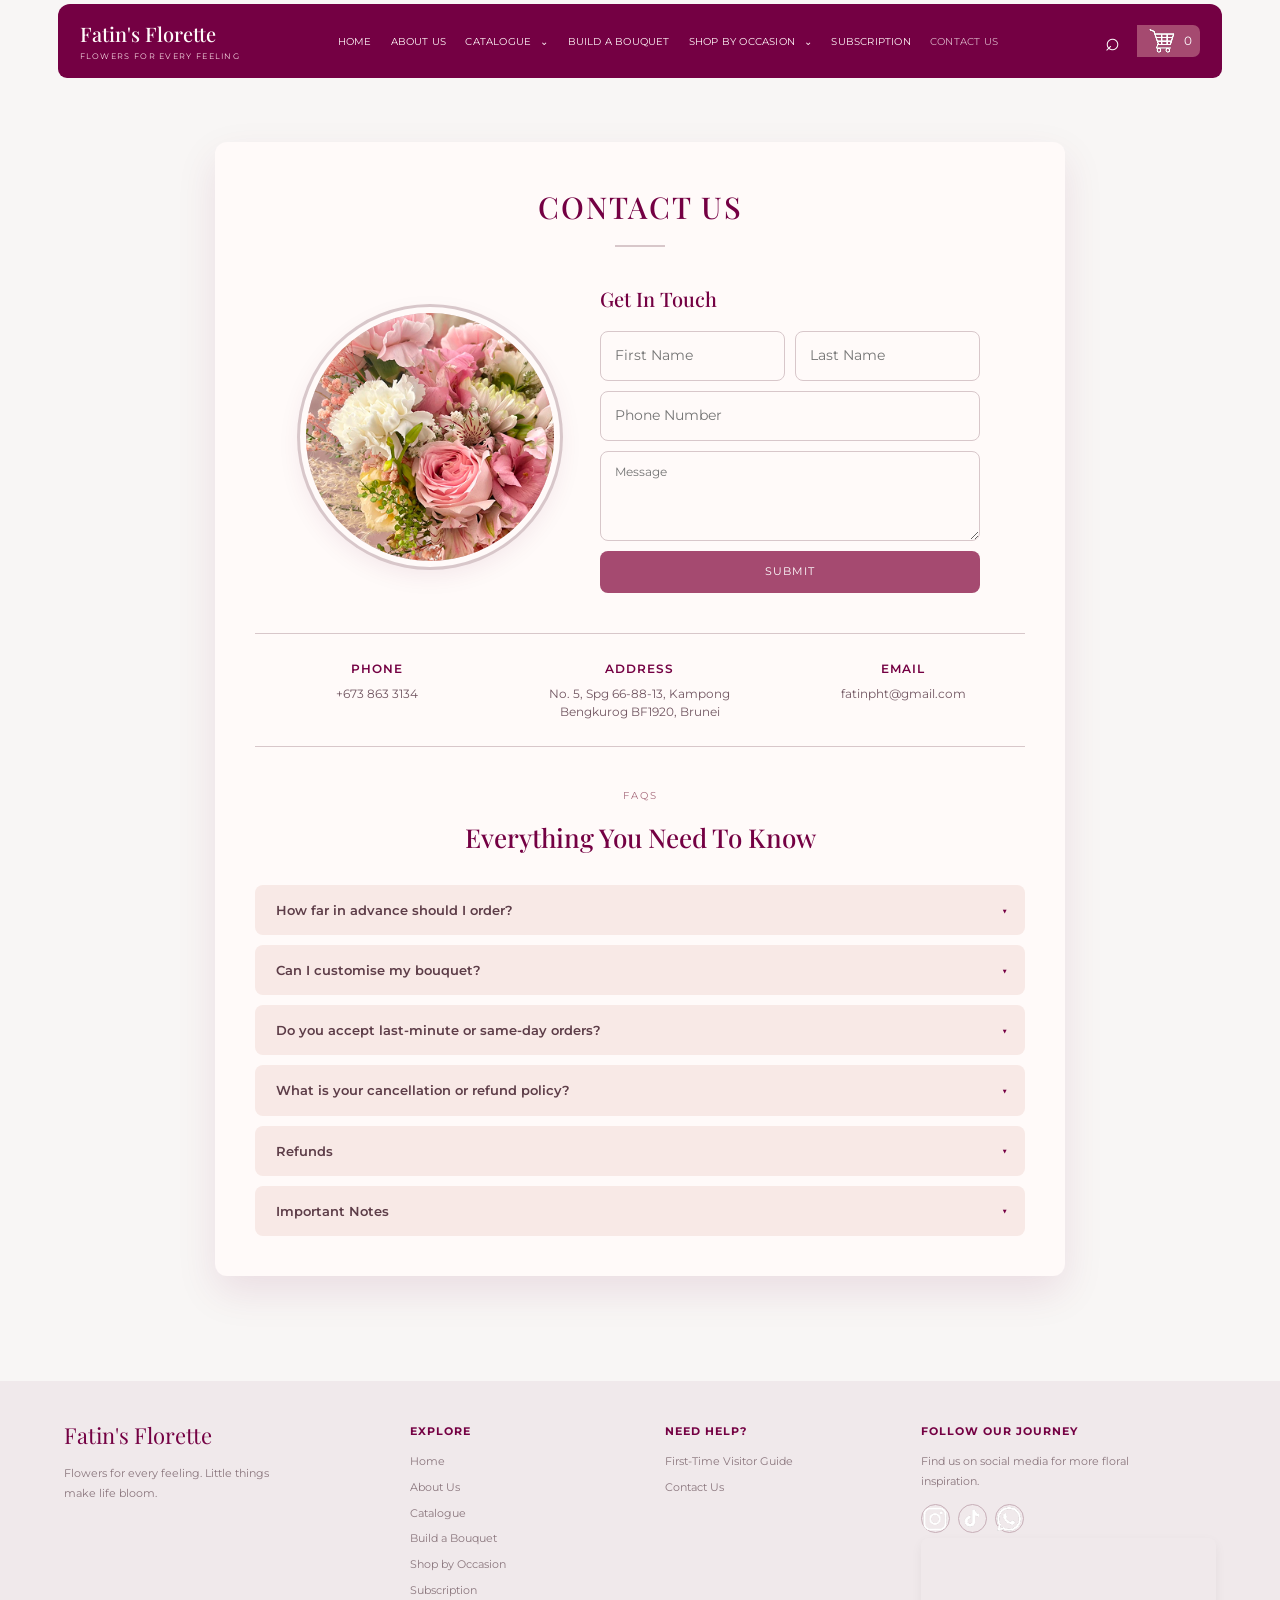
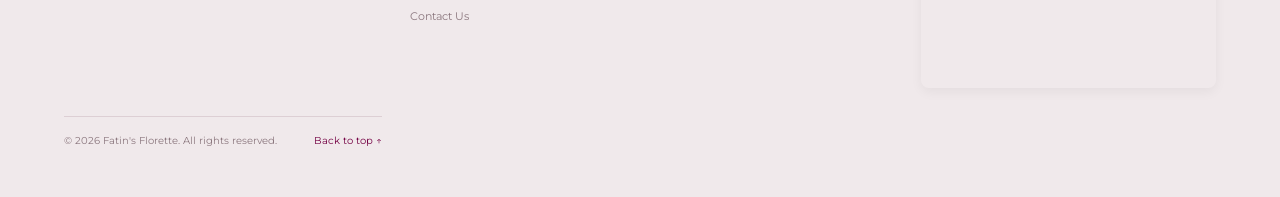
<file: pages/contact.html>
<!DOCTYPE html>
<html lang="en">
<head>
    <meta charset="UTF-8">
    <meta name="viewport" content="width=device-width, initial-scale=1.0">
    <title>Contact Us - Fatin's Florette</title>

    <link rel="preconnect" href="https://fonts.googleapis.com">
    <link rel="preconnect" href="https://fonts.gstatic.com" crossorigin>
    <link
        href="https://fonts.googleapis.com/css2?family=Montserrat:wght@400;500;600;700&family=Playfair+Display:wght@400;500;600;700&display=swap"
        rel="stylesheet">
    <link rel="stylesheet" href="../css/style.css">
    <link rel="stylesheet" href="../css/contact.css">
    <link rel="stylesheet" href="../css/product.css">
</head>
<body>

    <!-- ===== HEADER (matches Image 1) ===== -->
    <header class="site-header">
        <a href="../index.html" class="logo">
            <span class="logo-name">Fatin's Florette</span>
            <span class="logo-tagline">Flowers for every feeling</span>
        </a>

               <nav class="main-nav" id="mainNav">
            <a href="../index.html">Home</a>
            <a href="aboutus.html">About Us</a>

            <div class="nav-dropdown">
                <a href="catalog.html" class="dropdown-toggle">
                    Catalogue <span class="arrow">⌄</span>
                </a>
                <div class="dropdown-menu">
                    <a href="catalog.html">Shop All</a>
                    <a href="catalog.html#petals">Petals & Pastries</a>
                    <a href="catalog.html#basket">Basket Series</a>
                </div>
            </div>

            <a href="custom.bouquet.html">Build a Bouquet</a>

            <div class="nav-dropdown">
                <a href="occasional.html" class="dropdown-toggle">
                    Shop by Occasion <span class="arrow">⌄</span>
                </a>
                <div class="dropdown-menu">
                    <a href="occasional.html">Birthday</a>
                    <a href="occasional.html">Anniversary</a>
                    <a href="occasional.html">Graduation</a>
                    <a href="occasional.html">Wedding</a>
                    <a href="occasional.html">Teacher's Day</a>
                    <a href="occasional.html">Mother's Day</a>
                </div>
            </div>

            <a href="subscription.html">Subscription</a>
            <a href="contact.html" class="active">Contact Us</a>
        </nav>

       <!-- Header actions -->

<div class="header-actions">

<div class="search-container">

    <input
        type="text"
        id="globalSearch"
        placeholder="Search anything..."
    >

    <button
        class="search-button"
        type="button"
        aria-label="Open search"
        onclick="toggleSearch()">
        ⌕
    </button>

    </div>
                       <a href="cart.html" class="cart-link" aria-label="Shopping Cart" style="position: relative;">
                
                <img src="../images/cart.png.png" alt="Shopping Cart" class="cart-icon-img">
                <span id="cart-count">0</span>
   
                <span id="cart-count" style="position: absolute; top: -6px; right: -6px; background: var(--white); color: var(--burgundy); font-size: 9px; font-weight: bold; width: 16px; height: 16px; border-radius: 50%; display: flex; align-items: center; justify-content: center; display: none;">0</span>
            </a>
            <button class="menu-toggle" aria-label="Menu" aria-controls="mainNav" aria-expanded="false">
                <span></span><span></span><span></span>
            </button>
        </div>
    </header>

    <!-- ===== MAIN CONTENT ===== -->
    <main class="page-bg">
        <div class="main-card">
            <h1 class="page-title">Contact Us</h1>

            <section class="contact-top">
                <div class="contact-image">
                    <img src="../pics/contact.png" alt="Bouquet of flowers">
                </div>

               <div class="contact-form-container">
    <h2>Get In Touch</h2>
    
    <form id="whatsappForm">
        <div class="name-row">
            <input type="text" id="firstName" name="first_name" placeholder="First Name" required>
            <input type="text" id="lastName" name="last_name" placeholder="Last Name" required>
        </div>
        <input type="tel" id="phone" name="phone" placeholder="Phone Number">
        <textarea id="message" name="message" placeholder="Message" required></textarea>
        <button type="submit" class="hero-button">Submit</button>
    </form>
</div>
            </section>

            <section class="contact-info">
                <div class="info-block">
                    <h3>Phone</h3>
                    <p>+673 863 3134</p>
                </div>
                <div class="info-block">
                    <h3>Address</h3>
                    <p>No. 5, Spg 66-88-13, Kampong<br>Bengkurog BF1920, Brunei</p>
                </div>
                <div class="info-block">
                    <h3>Email</h3>
                    <p>fatinpht@gmail.com</p>
                </div>
            </section>

            <section class="faq-banner">
                <p class="section-eyebrow">FAQs</p>
                <h2>Everything You Need To Know</h2>

                <div class="faq-list">
                    <details>
                        <summary>How far in advance should I order?</summary>
                        <p>1–3 days before. Same-day orders may be subject to flower availability.</p>
                    </details>

                    <details>
                        <summary>Can I customise my bouquet?</summary>
                        <p>Yes, definitely. Just send in your budget, theme colour, and type of flower.</p>
                    </details>

                    <details>
                        <summary>Do you accept last-minute or same-day orders?</summary>
                        <p>Yes, we do. You just need to submit your order early, subject to flower availability.</p>
                    </details>

                    <details>
                        <summary>What is your cancellation or refund policy?</summary>
                        <p>• Please contact Fatin's Florette as soon as possible if you wish to cancel your order.
• Cancellations made before flower preparation begins may be considered for a refund, subject to any costs already incurred.
• Once flower preparation or customisation has begun, cancellations may not be eligible for a full refund.</p>
                    </details>

                    <details>
                        <summary>Refunds</summary>
                        <p>• All refund requests will be reviewed individually.
• Refunds may be considered if an order cannot be fulfilled by Fatin's Florette.
• If your order arrives significantly different from what was agreed, or has a quality issue, please contact us promptly so we can assess the situation and offer an appropriate resolution.</p>
                    </details>

                    <details>
                        <summary>Important Notes</summary>
                        <p>• Refunds are not guaranteed for changes of mind, incorrect order details supplied by customers, or natural variations in fresh flowers.
• This policy does not limit any consumer rights that may apply under Brunei Darussalam law.</p>
                    </details>
                </div>
            </section>
        </div>
    </main>

        <!-- ===== FOOTER ===== -->
    <footer class="site-footer">
        <div class="footer-main">
            <div class="footer-brand">
                <a href="../index.html" class="footer-logo">Fatin's Florette</a>
                <p>Flowers for every feeling. Little things make life bloom.</p>
            </div>

            <div class="footer-links">
                <h3>Explore</h3>
                <a href="../index.html">Home</a>
                <a href="aboutus.html">About Us</a>
                <a href="catalog.html">Catalogue</a>
                <a href="custom.bouquet.html">Build a Bouquet</a>
                <a href="occasional.html">Shop by Occasion</a>
                <a href="subscription.html">Subscription</a>
                <a href="contact.html">Contact Us</a>
            </div>

            <div class="footer-links">
                <h3>Need Help?</h3>
                <a href="#">First-Time Visitor Guide</a>
                <a href="contact.html">Contact Us</a>
            </div>

            <div class="footer-social">
                <h3>Follow Our Journey</h3>
                <p>Find us on social media for more floral inspiration.</p>
                <div class="footer-icons">
                    <a href="https://instagram.com/fatinsflorette" target="_blank" aria-label="Instagram">
                        <img src="../pics/ig.png" alt="Instagram">
                    </a>
                    <a href="https://tiktok.com/@fatinsflorette" target="_blank" aria-label="TikTok">
                        <img src="../pics/tt.png" alt="TikTok">
                    </a>
                    <a href="https://wa.me/6738633134" target="_blank" aria-label="WhatsApp">
                        <img src="../pics/wa.png" alt="WhatsApp">
                    </a>
                </div>
           
            <div class="footer-map">
                <iframe 
                    src="https://www.google.com/maps/embed?pb=!1m18!1m12!1m3!1d3975.5187098738365!2d114.8646345!3d4.8523594999999995!2m3!1f0!2f0!3f0!3m2!1i1024!2i768!4f13.1!3m3!1m2!1s0x322261498f1d3eef%3A0x6fb80f0e46c2ac8f!2sFatin's%20Florete!5e0!3m2!1sen!2sbn!4v1792552757731!5m2!1sen!2sbn" 
                    allowfullscreen="" loading="lazy">
            </div>
                </iframe>
            </div>
        </div>

        <div class="footer-bottom">
            <p>&copy; 2026 Fatin's Florette. All rights reserved.</p>
            <a href="#">Back to top &uarr;</a>
        </div>
    </footer>
    
    <script>
        const toggle = document.querySelector('.menu-toggle');
        const nav = document.getElementById('mainNav');
        if (toggle) {
            toggle.addEventListener('click', () => {
                const open = nav.classList.toggle('open');
                toggle.setAttribute('aria-expanded', open);
            });
        }
    </script>

    <script src="../js/search.js"></script>

    <script>
        document.getElementById('whatsappForm').addEventListener('submit', function(e) {
            e.preventDefault(); 

            var fname = document.getElementById('firstName').value;
            var lname = document.getElementById('lastName').value;
            var phone = document.getElementById('phone').value;
            var msg = document.getElementById('message').value;

            var myNumber = "6738633134"; 

            var text = "Hello Fatin's Florette!%0A%0A" + 
                       "*Name:* " + fname + " " + lname + "%0A" + 
                       "*Phone:* " + phone + "%0A" + 
                       "*Message:* " + msg;

            window.open("https://wa.me/" + myNumber + "?text=" + text, "_blank");
            
            document.getElementById('whatsappForm').reset();
        });
    </script>

</body>
</html>
</file>
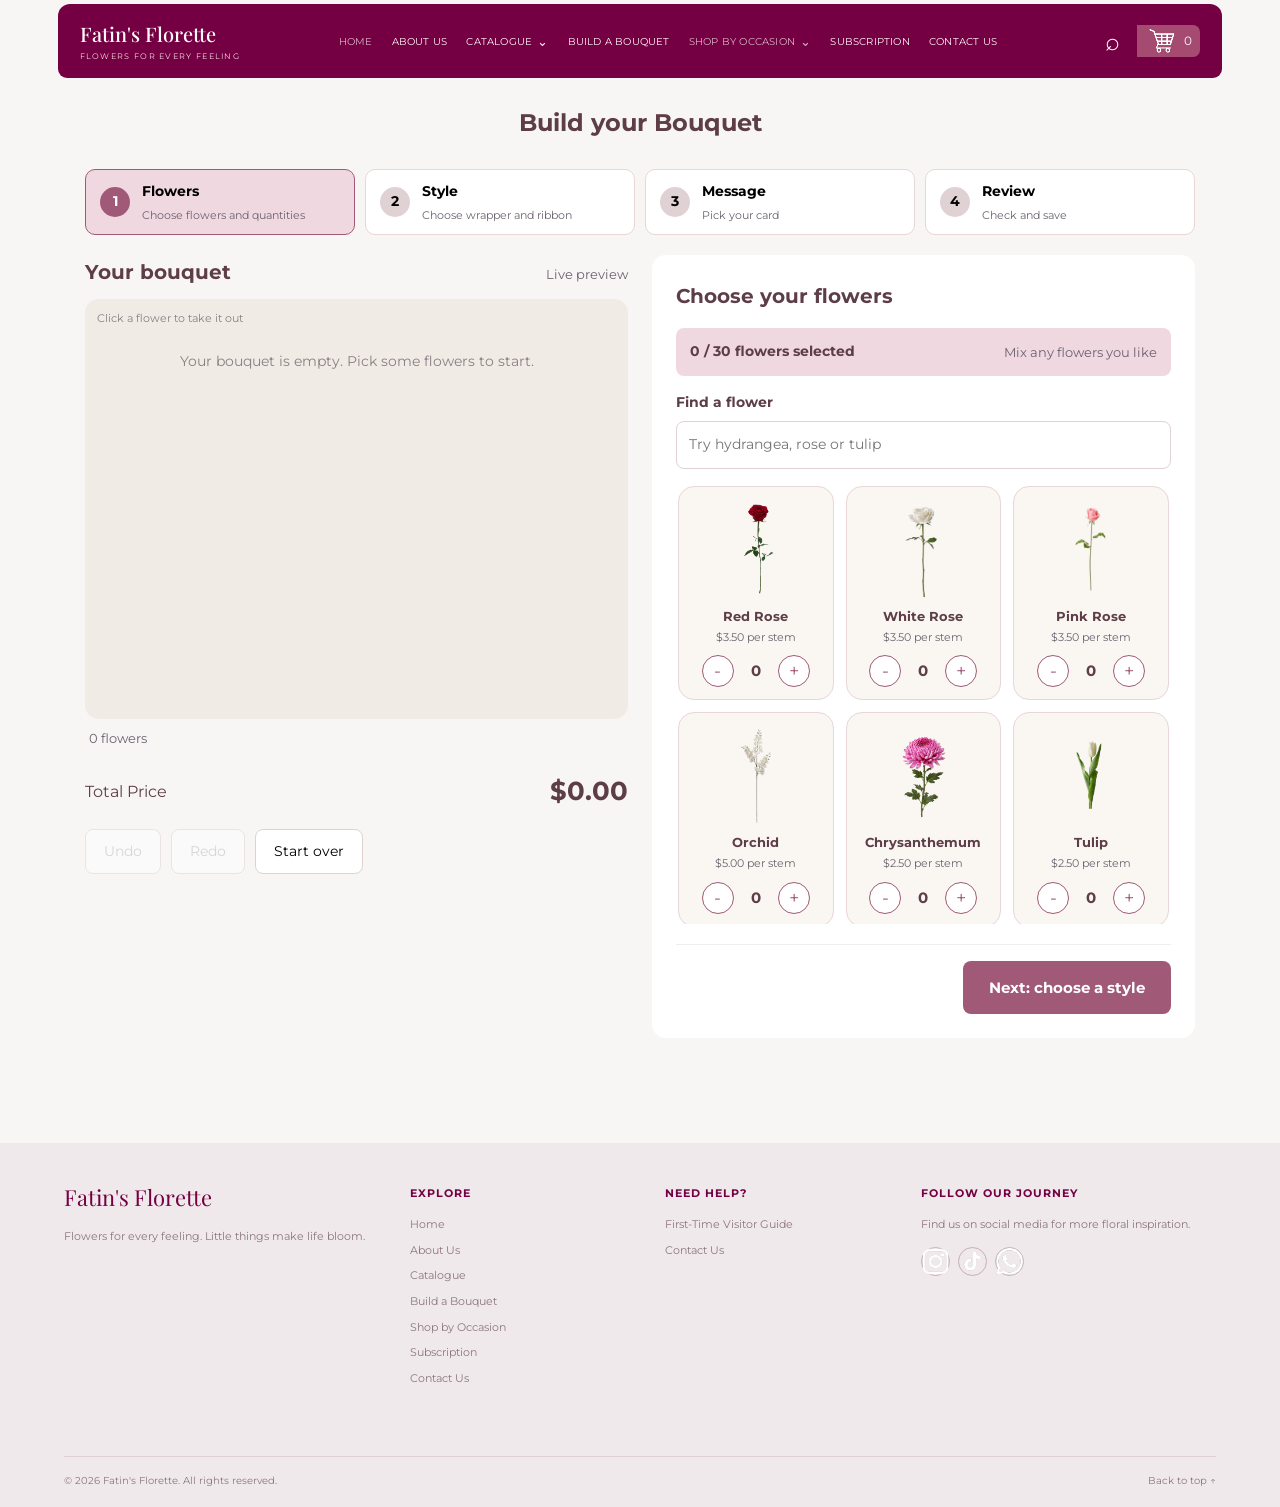
<file: pages/custom.bouquet.html>
<html lang="en">
<head>
    <meta charset="UTF-8">
    <meta name="viewport" content="width=device-width, initial-scale=1.0">

    <title>Fatin's Florette | Flowers for Every Feeling</title>

    <meta
        name="description"
        content="Discover beautiful floral arrangements, bouquets and flower experiences at Fatin's Florette."
    >

  <!-- Google Fonts -->
    
<link rel="preconnect" href="https://fonts.googleapis.com">
<link rel="preconnect" href="https://fonts.gstatic.com" crossorigin>
<link href="https://fonts.googleapis.com/css2?family=Montserrat:wght@400;500;600;700&family=Playfair+Display:wght@400;500;600;700&display=swap" rel="stylesheet">
    <link rel="stylesheet" href="../css/bouquet.css">
    <link rel="stylesheet" href="../css/product.css">

<body>

  <!-- HEADER -->
    <header class="site-header">

        <a href="../index.html" class="logo" aria-label="Fatin's Florette Home">
            <span class="logo-name">Fatin's Florette</span>
            <span class="logo-tagline">Flowers for every feeling</span>
        </a>

 <!-- Mobile menu button -->
        <button class="menu-toggle" type="button" aria-label="Open navigation menu" aria-expanded="false" aria-controls="main-navigation">
            <span></span>
            <span></span>
            <span></span>
        </button>
         
        <nav class="main-nav" id="main-navigation">

            <a href="../index.html" class="active">Home</a>

            <a href="../pages/aboutus.html">About Us</a>


            <div class="nav-dropdown">
                <a href="../pages/catalog.html" class="dropdown-toggle">
                    Catalogue <span class="arrow">⌄</span>
                </a>

                <div class="dropdown-menu">
                    <a href="../pages/catalog.html">Shop All</a>
                    <a href="../pages/catalog.html">
                        Petals & Pastries
                    </a>
                    <a href="catalog.html?category=basket-series">
                        Basket Series
                    </a>
                </div>
            </div>

            <a href="../pages/custom.bouquet.html">Build a Bouquet</a>

            <div class="nav-dropdown">
                <a href="../pages/occasional.html" class="dropdown-toggle active">
                    Shop by Occasion <span class="arrow">⌄</span>
                </a>

                <div class="dropdown-menu">
                    <a href="occasional.html?occasion=birthday">Birthday</a>
                    <a href="occasional.html?occasion=anniversary">Anniversary</a>
                    <a href="occasional.html?occasion=graduation">Graduation</a>
                    <a href="occasional.html?occasion=wedding">Wedding</a>
                    <a href="occasional.html?occasion=teachers">Teacher's Day</a>
                    <a href="occasional.html?occasion=mothers">Mother's Day</a>
                </div>
            </div>

            <a href="../pages/subscription.html">Subscription</a>
            <a href="../pages/contact.html">Contact Us</a>

        </nav>

        <!-- Header actions -->

<div class="header-actions">

<div class="search-container">

    <input
        type="text"
        id="globalSearch"
        placeholder="Search anything..."
    >

    <button
        class="search-button"
        type="button"
        aria-label="Open search"
        onclick="toggleSearch()">
        ⌕
    </button>

    </div>

          <a href="../pages/cart.html" class="cart-link" aria-label="Shopping cart">
        <img src="../images/cart.png.png" alt="Cart">
     <span id="cart-count">0</span>
</a>
        </div>

    </header>

  <h1>Build your Bouquet</h1>

  <!-- the 4 steps -->
  <div class="steps">
    <button class="step-tab active" id="tab1" onclick="goToStep(1)">
      <span class="step-number">1</span>
      <span><b>Flowers</b><small>Choose flowers and quantities</small></span>
    </button>
    <button class="step-tab" id="tab2" onclick="goToStep(2)">
      <span class="step-number">2</span>
      <span><b>Style</b><small>Choose wrapper and ribbon</small></span>
    </button>
    <button class="step-tab" id="tab3" onclick="goToStep(3)">
      <span class="step-number">3</span>
      <span><b>Message</b><small>Pick your card</small></span>
    </button>
    <button class="step-tab" id="tab4" onclick="goToStep(4)">
      <span class="step-number">4</span>
      <span><b>Review</b><small>Check and save</small></span>
    </button>
  </div>

  <div class="builder">

    <!-- LEFT: the live bouquet -->
    <div class="left">
      <div class="left-top">
        <h2>Your bouquet</h2>
        <span class="live">Live preview</span>
      </div>

      <div class="preview" id="preview"></div>
      <div class="preview-bottom"><span id="flower-count">0 flowers</span></div>
      <div class="extras" id="preview-extras"></div>

      <p class="total-row">
        <span>Total Price</span>
        <b id="total-price">$0.00</b>
      </p>

      <div class="undo-row">
        <button class="small-btn" id="undo-btn" onclick="undo()">Undo</button>
        <button class="small-btn" id="redo-btn" onclick="redo()">Redo</button>
        <button class="small-btn" onclick="startOver()">Start over</button>
      </div>
    </div>

    <!-- RIGHT: the steps -->
    <div class="right">
      <div class="panel">

        <!-- STEP 1: flowers -->
        <div id="step1">
          <h2>Choose your flowers</h2>

          <div class="count-bar">
            <b id="count-text">0 / 30 flowers selected</b>
            <span>Mix any flowers you like</span>
          </div>

          <label class="search-label" for="search">Find a flower</label>
          <input type="text" id="search" placeholder="Try hydrangea, rose or tulip" onkeyup="showFlowerCards()">

          <div class="flower-cards" id="flower-cards"></div>
          <p class="error" id="step1-error"></p>
        </div>

        <!-- STEP 2: style (wrapper and ribbon) -->
        <div id="step2" class="hidden">
          <h2>Style your bouquet</h2>

          <div class="type-row">
            <button class="type-btn selected" id="style-wrapper-btn" onclick="showStyleTab('wrapper')">Wrapper</button>
            <button class="type-btn" id="style-ribbon-btn" onclick="showStyleTab('ribbon')">Ribbon</button>
          </div>

          <div id="wrapper-section">
            <h3 id="wrapper-title">Wrapped bouquet</h3>
            <p class="hint">Choose the colour of the paper.</p>
            <div class="swatch-list" id="wrapper-list"></div>
          </div>

          <div id="ribbon-section" class="hidden">
            <h3>Ribbon</h3>
            <div class="type-row" id="ribbon-types"></div>

            <div id="ribbon-colour-area" class="hidden">
              <p class="hint">Choose the colour of the satin ribbon.</p>
              <div class="swatch-list" id="ribbon-list"></div>
            </div>
          </div>
        </div>

        <!-- STEP 3: message (pick your card) -->
        <div id="step3" class="hidden">
          <h2>Pick your card</h2>

          <label><input type="radio" name="card" id="card-none" value="none" checked onclick="chooseCard()"> No card</label>
          <label><input type="radio" name="card" id="card-handwriting" value="handwriting" onclick="chooseCard()"> Normal Handwriting Card (Free)</label>
          <label><input type="radio" name="card" id="card-empty" value="empty" onclick="chooseCard()"> Empty Card (Free)</label>
          <label><input type="radio" name="card" id="card-printed" value="printed" onclick="chooseCard()"> Printed Card ($2.00)</label>

          <div id="card-box" class="hidden">
            <textarea id="card-message" rows="3" maxlength="150" placeholder="Write your message here, for example: Happy Birthday! Wishing you all the best."></textarea>
          </div>

          <p class="error" id="step3-error"></p>
        </div>

        <!-- STEP 4: review and save -->
        <div id="step4" class="hidden">
          <h2>Check your bouquet</h2>
          <div class="review-box" id="review-box"></div>

          <p class="error" id="save-error"></p>

          <div id="success" class="hidden">
            <p id="success-text"></p>
          </div>
        </div>

        <!-- the buttons at the bottom -->
        <div class="nav-row">
          <button class="back-btn hidden" id="back-btn" onclick="goBack()">Back</button>
          <button class="next-btn" id="next-btn" onclick="goNext()">Next: choose a style</button>
        </div>

      </div>
    </div>

  </div>

    <!-- ================= FOOTER ================= -->

<footer class="site-footer">

    <div class="footer-main">

        <!-- Brand -->
        <div class="footer-brand">

            <a href="../pages/main.html" class="footer-logo">
                Fatin's Florette
            </a>

            <p>
                Flowers for every feeling.
                Little things make life bloom.
            </p>

        </div>

        <!-- Explore Links -->
        <div class="footer-links">

            <h3>Explore</h3>

            <a href="../index.html">Home</a>
            <a href="../pages/aboutus.html">About Us</a>
            <a href="../pages/catalog.html">Catalogue</a>
            <a href="../pages/custom.bouquet.html">Build a Bouquet</a>
            <a href="../pages/occasional.html">Shop by Occasion</a>
            <a href="../pages/subscription.html">Subscription</a>
            <a href="../pages/contact.html">Contact Us</a>
        </div>

        <!-- Help Links -->
        <div class="footer-links">

            <h3>Need Help?</h3>

            <a href="../pages/faq.html">First-Time Visitor Guide</a>
            <a href="../pages/contact.html">Contact Us</a>

        </div>

        <!-- Social Media + Map -->
        <div class="footer-social">

            <h3>Follow Our Journey</h3>

            <p>
                Find us on social media for more floral inspiration.
            </p>

            <div class="footer-icons">

                <a
                    href="https://instagram.com/fatinsflorette" 
                    target="_blank"
                    rel="noopener noreferrer"
                    aria-label="Instagram"
                >
                    <img src="../images/ig.png" alt="Instagram">
                </a>

                <a
                    href="https://tiktok.com/@fatinsflorette"
                    target="_blank"
                    rel="noopener noreferrer"
                    aria-label="TikTok"
                >
                    <img src="../images/tt.png" alt="TikTok">
                </a>

                <a
                    href="https://wa.me/6738633134" 
                    target="_blank"
                    rel="noopener noreferrer"
                    aria-label="WhatsApp"
                >
                    <img src="../images/wa.png" alt="WhatsApp">
                </a>

            </div>

            <!-- Google Maps -->
            <div class="footer-map">

                <iframe
                    src="https://www.google.com/maps/embed?pb=!1m18!1m12!1m3!1d3975.5187098738365!2d114.8646345!3d4.8523594999999995!2m3!1f0!2f0!3f0!3m2!1i1024!2i768!4f13.1!3m3!1m2!1s0x322261498f1d3eef%3A0x6fb80f0e46c2ac8f!2sFatin's%20Florete!5e0!3m2!1sen!2sbn!4v1792552757731!5m2!1sen!2sbn"
                    width="250"
                    height="150"
                    style="border: 0; border-radius: 8px;"
                    allowfullscreen
                    loading="lazy"
                    referrerpolicy="no-referrer-when-downgrade"
                    title="Fatin's Florette location on Google Maps">
                </iframe>

            </div>

        </div>

    </div>

    <!-- Copyright -->
    <div class="footer-bottom">

        <p>
            &copy; 2026 Fatin's Florette. All rights reserved.
        </p>

        <a href="#top">Back to top &uarr;</a>

    </div>

    </footer>

  <script src="../js/bouquet.js"></script>
  <script src="../js/search.js"></script>

 <!-- ezah - added code -->
     <script>
document.addEventListener("DOMContentLoaded", function () {
    const menuToggle = document.querySelector(".menu-toggle");
    const mainNav = document.querySelector(".main-nav");

    if (menuToggle && mainNav) {
        menuToggle.addEventListener("click", function () {
            mainNav.classList.toggle("nav-open");

            this.setAttribute(
                "aria-expanded",
                mainNav.classList.contains("nav-open")
            );
        });
    }
});
</script>
</body>
</html>
</file>
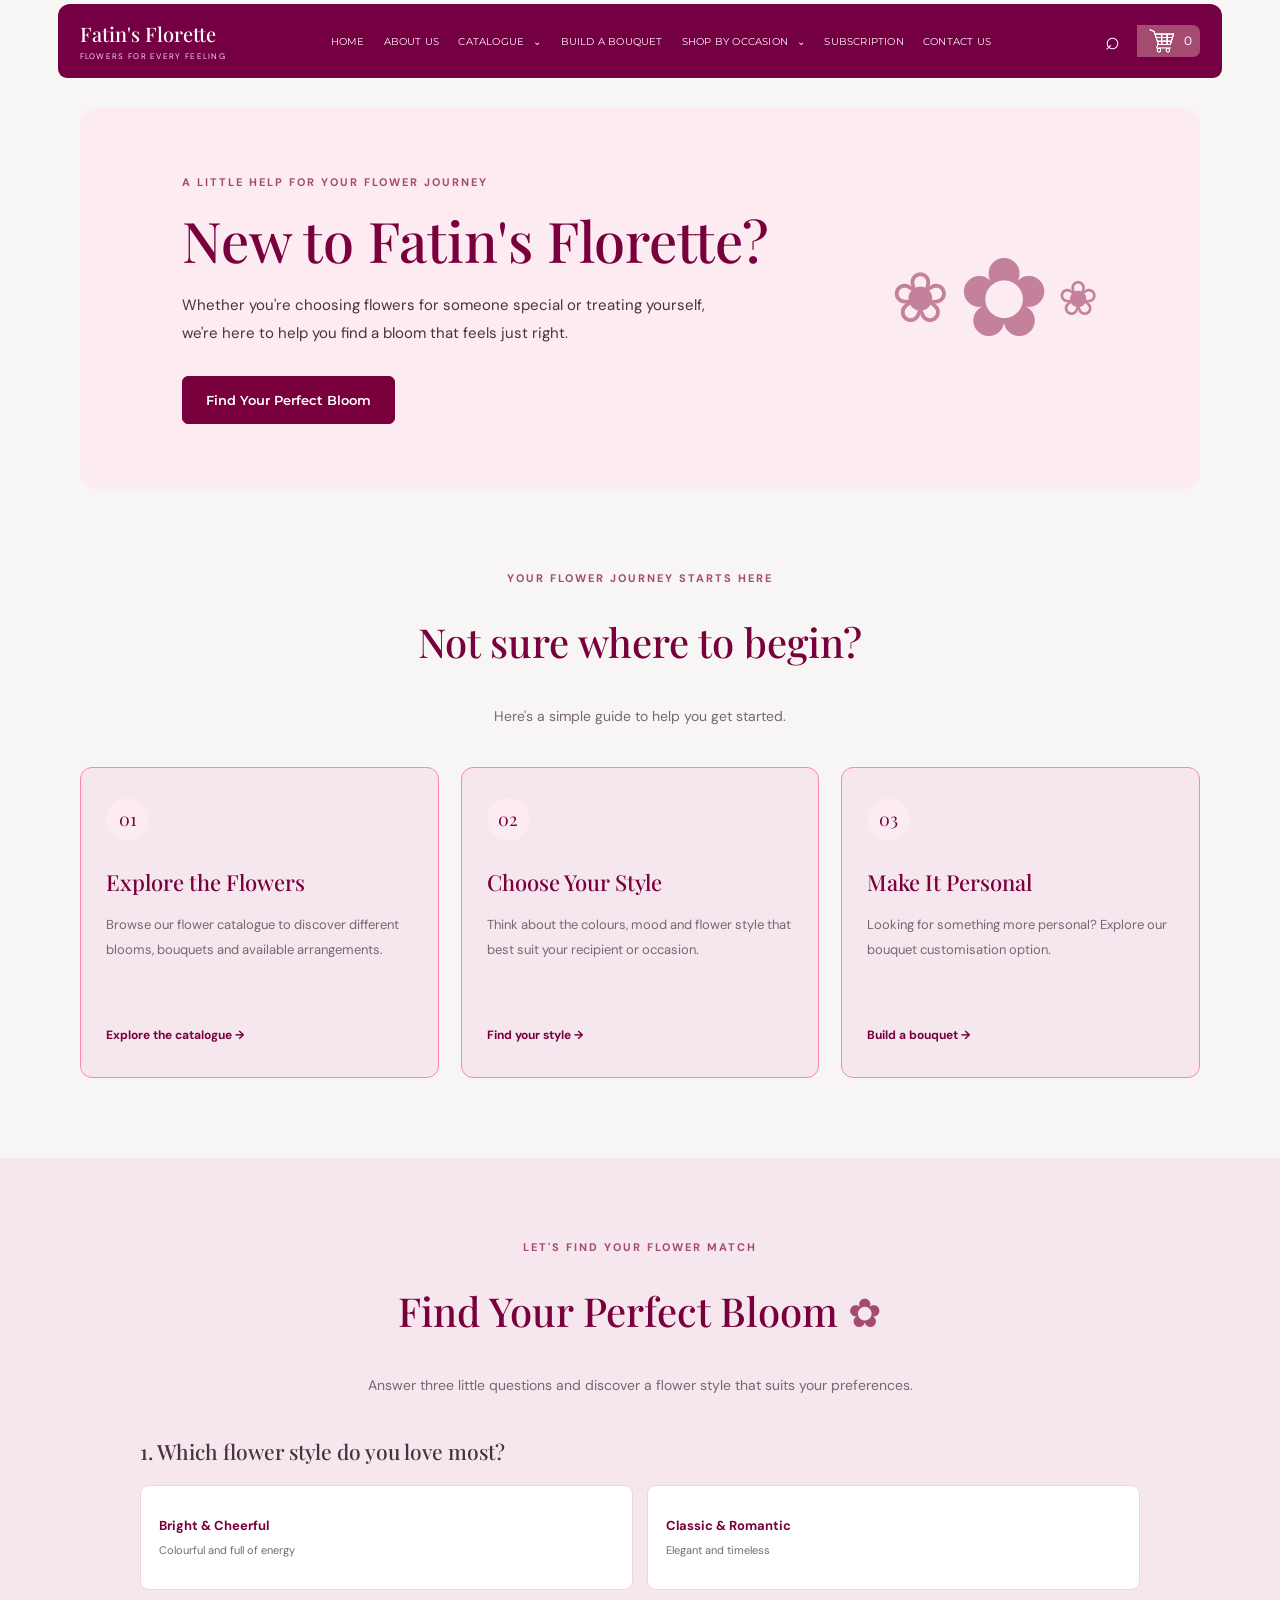
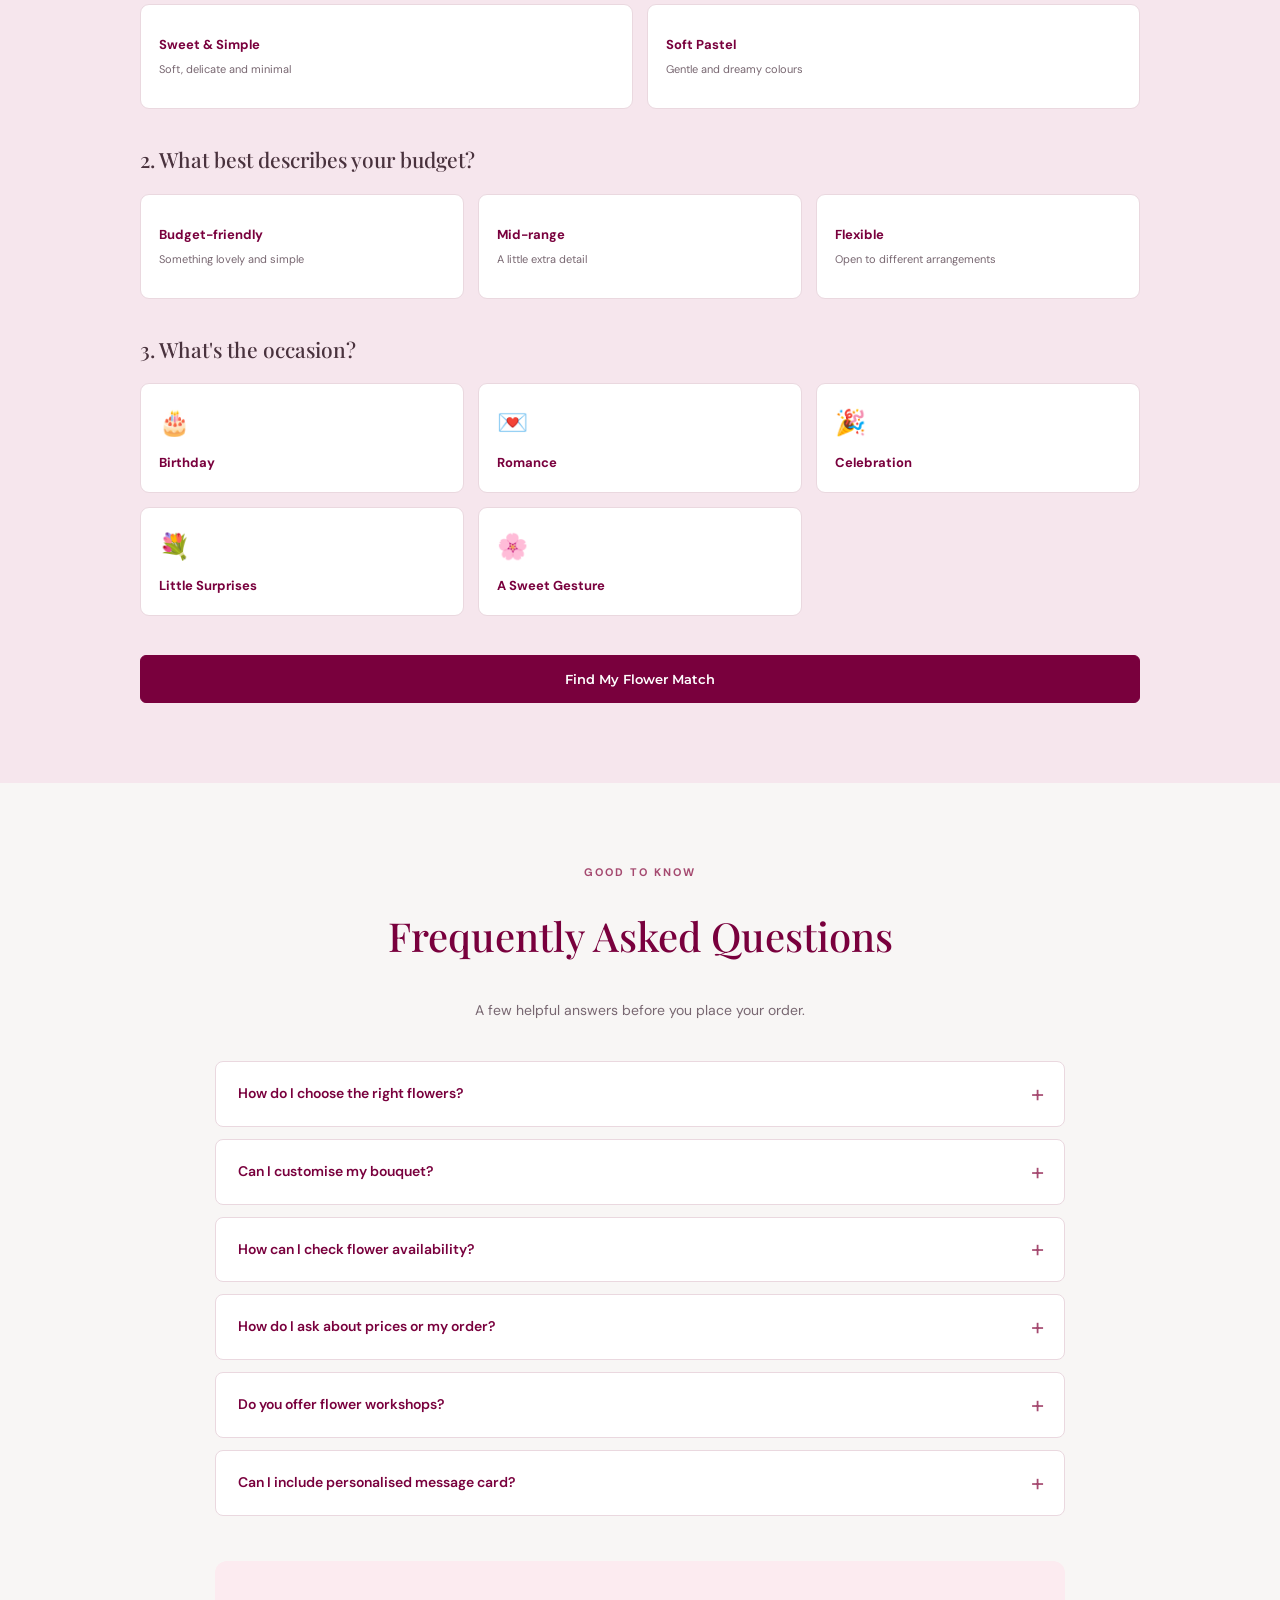
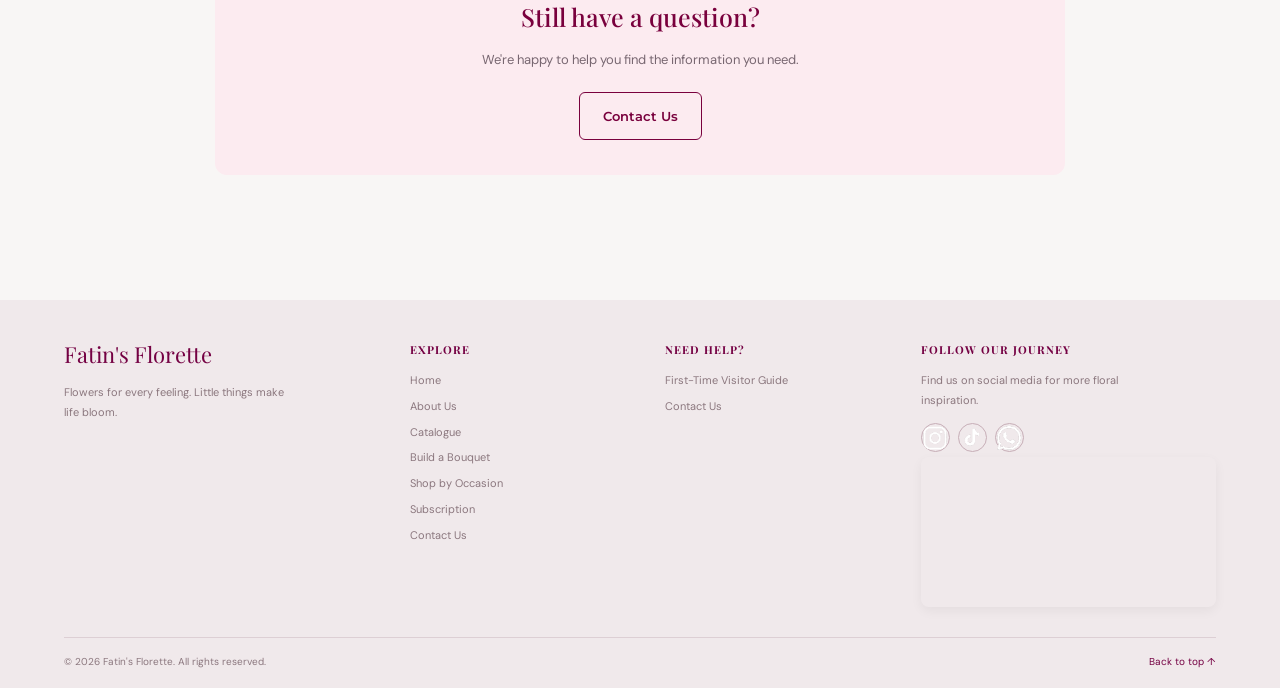
<file: pages/faq.html>
<!DOCTYPE html>
<html lang="en">
<head>
    <meta charset="UTF-8">
    <meta name="viewport" content="width=device-width, initial-scale=1.0">

    <title>First-Time Shopper Guide | Fatin's Florette</title>
    <meta name="description" content="Discover your perfect flowers and learn more about shopping with Fatin's Florette.">

<link rel="stylesheet" href="../css/style.css">
<link rel="stylesheet" href="../css/product.css">
<link rel="stylesheet" href="../css/faq.css">

    <script src="../js/main.js" defer></script>
    <script src="../js/faq.js" defer></script>
    <script src="../js/search.js"></script>

    <link rel="preconnect" href="https://fonts.googleapis.com">
    <link rel="preconnect" href="https://fonts.gstatic.com" crossorigin>
    <link href="https://fonts.googleapis.com/css2?family=Montserrat:wght@400;500;600;700&family=Playfair+Display:wght@400;500;600;700&display=swap"
        rel="stylesheet">
</head>

<body>

    <!-- HEADER -->
    <header class="site-header">
        <a href="../index.html" class="logo">
            <span class="logo-name">Fatin's Florette</span>
            <span class="logo-tagline">FLOWERS FOR EVERY FEELING</span>
        </a>

        <button
            class="menu-toggle"
            type="button"
            aria-label="Open navigation menu"
            aria-expanded="false"
            aria-controls="main-navigation"
        >
            <span></span>
            <span></span>
            <span></span>
        </button>

<!-- Navigation -->
<nav class="main-nav" id="main-navigation">

    <a href="../index.html">Home</a>

    <a href="aboutus.html">About Us</a>

    <!-- Catalogue Dropdown -->
    <div class="nav-dropdown">
        <a href="catalog.html" class="dropdown-toggle">
            Catalogue <span class="arrow">⌄</span>
        </a>

        <div class="dropdown-menu">
            <a href="catalog.html#shop-all">Shop All</a>
            <a href="catalog.html#petals-pastries">Petals &amp; Pastries</a>
            <a href="catalog.html#basket-series">Basket Series</a>
        </div>
    </div>

    <a href="custom.bouquet.html">Build a Bouquet</a>

    <!-- Shop by Occasion Dropdown -->
    <div class="nav-dropdown">
        <a href="occasional.html" class="dropdown-toggle">
            Shop by Occasion <span class="arrow">⌄</span>
        </a>

        <div class="dropdown-menu">
            <a href="occasional.html?occasion=birthday">Birthday</a>
            <a href="occasional.html?occasion=anniversary">Anniversary</a>
            <a href="occasional.html?occasion=graduation">Graduation</a>
            <a href="occasional.html?occasion=wedding">Wedding</a>
            <a href="occasional.html?occasion=celebration">Teacher's Day</a>
            <a href="occasional.html?occasion=just-because">Mother's Day</a>
        </div>
    </div>

    <a href="subscription.html">Subscription</a>

    <a href="contact.html">Contact Us</a>

</nav>


      <!-- Header actions -->

<div class="header-actions">

<div class="search-container">

    <input
        type="text"
        id="globalSearch"
        placeholder="Search anything..."
    >

    <button
        class="search-button"
        type="button"
        aria-label="Open search"
        onclick="toggleSearch()">
        ⌕
    </button>

    </div>

              <a href="../pages/cart.html" class="cart-link" aria-label="Shopping cart">
        <img src="../images/cart.png.png" alt="Cart">
     <span id="cart-count">0</span>
</a>

        </div>

    </header>

    

    <main>

        <!-- PAGE INTRODUCTION -->
        <section class="faq-hero">
            <div class="faq-hero-content">
                <p class="faq-eyebrow">A LITTLE HELP FOR YOUR FLOWER JOURNEY</p>

                <h1>New to Fatin's Florette?</h1>

                <p>
                    Whether you're choosing flowers for someone special or
                    treating yourself, we're here to help you find a bloom
                    that feels just right.
                </p>

                <a href="#flower-quiz" class="faq-primary-button">
                    Find Your Perfect Bloom
                </a>
            </div>

            <div class="faq-hero-decoration" aria-hidden="true">
                <span>❀</span>
                <span>✿</span>
                <span>❀</span>
            </div>
        </section>


        <!-- HOW TO GET STARTED -->
        <section class="getting-started">
            <div class="section-heading">
                <p class="faq-eyebrow">YOUR FLOWER JOURNEY STARTS HERE</p>
                <h2>Not sure where to begin?</h2>
                <p>Here's a simple guide to help you get started.</p>
            </div>

            <div class="guide-cards">

                <article class="guide-card">
                    <div class="guide-number">01</div>
                    <h3>Explore the Flowers</h3>
                    <p>
                        Browse our flower catalogue to discover different
                        blooms, bouquets and available arrangements.
                    </p>
                    <a href="catalog.html">Explore the catalogue →</a>
                </article>

                <article class="guide-card">
                    <div class="guide-number">02</div>
                    <h3>Choose Your Style</h3>
                    <p>
                        Think about the colours, mood and flower style
                        that best suit your recipient or occasion.
                    </p>
                    <a href="#flower-quiz">Find your style →</a>
                </article>

                <article class="guide-card">
                    <div class="guide-number">03</div>
                    <h3>Make It Personal</h3>
                    <p>
                        Looking for something more personal? Explore
                        our bouquet customisation option.
                    </p>
                    <a href="custom.bouquet.html">Build a bouquet →</a>
                </article>

            </div>
        </section>


        <!-- INTERACTIVE FLOWER QUIZ -->
        <section class="flower-quiz-section" id="flower-quiz">
            <div class="quiz-container">

                <div class="section-heading">
                    <p class="faq-eyebrow">LET'S FIND YOUR FLOWER MATCH</p>
                    <h2>Find Your Perfect Bloom <span>✿</span></h2>
                    <p>
                        Answer three little questions and discover a flower
                        style that suits your preferences.
                    </p>
                </div>

                <form id="flower-quiz-form">

                    <fieldset class="quiz-question">
                        <legend>1. Which flower style do you love most?</legend>

                        <div class="quiz-options">
                            <label class="quiz-option">
                                <input type="radio" name="style" value="bright" required>
                                <span class="option-content">
                                    <strong>Bright & Cheerful</strong>
                                    <small>Colourful and full of energy</small>
                                </span>
                            </label>

                            <label class="quiz-option">
                                <input type="radio" name="style" value="romantic" required>
                                <span class="option-content">
                                    <strong>Classic & Romantic</strong>
                                    <small>Elegant and timeless</small>
                                </span>
                            </label>

                            <label class="quiz-option">
                                <input type="radio" name="style" value="simple" required>
                                <span class="option-content">
                                    <strong>Sweet & Simple</strong>
                                    <small>Soft, delicate and minimal</small>
                                </span>
                            </label>

                            <label class="quiz-option">
                                <input type="radio" name="style" value="pastel" required>
                                <span class="option-content">
                                    <strong>Soft Pastel</strong>
                                    <small>Gentle and dreamy colours</small>
                                </span>
                            </label>
                        </div>
                    </fieldset>


                    <fieldset class="quiz-question">
                        <legend>2. What best describes your budget?</legend>

                        <div class="quiz-options budget-options">
                            <label class="quiz-option">
                                <input type="radio" name="budget" value="budget-friendly" required>
                                <span class="option-content">
                                    <strong>Budget-friendly</strong>
                                    <small>Something lovely and simple</small>
                                </span>
                            </label>

                            <label class="quiz-option">
                                <input type="radio" name="budget" value="mid-range" required>
                                <span class="option-content">
                                    <strong>Mid-range</strong>
                                    <small>A little extra detail</small>
                                </span>
                            </label>

                            <label class="quiz-option">
                                <input type="radio" name="budget" value="flexible" required>
                                <span class="option-content">
                                    <strong>Flexible</strong>
                                    <small>Open to different arrangements</small>
                                </span>
                            </label>
                        </div>
                    </fieldset>


                    <fieldset class="quiz-question">
                        <legend>3. What's the occasion?</legend>

                        <div class="quiz-options occasion-options">
                            <label class="quiz-option">
                                <input type="radio" name="occasion" value="birthday" required>
                                <span class="option-content">
                                    <span class="option-symbol">🎂</span>
                                    <strong>Birthday</strong>
                                </span>
                            </label>

                            <label class="quiz-option">
                                <input type="radio" name="occasion" value="romance" required>
                                <span class="option-content">
                                    <span class="option-symbol">💌</span>
                                    <strong>Romance</strong>
                                </span>
                            </label>

                            <label class="quiz-option">
                                <input type="radio" name="occasion" value="celebration" required>
                                <span class="option-content">
                                    <span class="option-symbol">🎉</span>
                                    <strong>Celebration</strong>
                                </span>
                            </label>

                            <label class="quiz-option">
                                <input type="radio" name="occasion" value="just-because" required>
                                <span class="option-content">
                                    <span class="option-symbol">💐</span>
                                    <strong>Little Surprises</strong>
                                </span>
                            </label>

                            <label class="quiz-option">
                                <input type="radio" name="occasion" value="other" required>
                                <span class="option-content">
                                    <span class="option-symbol">🌸</span>
                                    <strong>A Sweet Gesture</strong>
                                </span>
                            </label>
                        </div>
                    </fieldset>

                    <button type="submit" class="faq-primary-button quiz-submit">
                        Find My Flower Match 
                    </button>

                </form>


                <!-- QUIZ RESULT -->
                <div id="quiz-result" class="quiz-result" hidden aria-live="polite">
                    <p class="faq-eyebrow">YOUR FLOWER MATCH</p>
                    <h3 id="result-title">Your perfect bloom</h3>
                    <p id="result-description"></p>
                    <p id="result-details" class="result-details"></p>

                    <div class="result-buttons">
                        <a href="catalog.html" class="faq-primary-button">
                            Explore Catalogue
                        </a>
                        <a href="custom.bouquet.html" class="faq-secondary-button">
                            Build a Bouquet
                        </a>
                    </div>

                    <button type="button" id="retake-quiz" class="retake-button">
                        Try again
                    </button>
                </div>

            </div>
        </section>


        <!-- FAQ SECTION -->
        <section class="faq-list-section" id="frequently-asked-questions">
            <div class="section-heading">
                <p class="faq-eyebrow">GOOD TO KNOW</p>
                <h2>Frequently Asked Questions</h2>
                <p>A few helpful answers before you place your order.</p>
            </div>

            <div class="faq-list">

                <details class="faq-item">
                    <summary>How do I choose the right flowers?</summary>
                    <div class="faq-answer">
                        <p>
                            Think about the occasion, your preferred colours
                            and the style you have in mind. You can browse the
                            catalogue or try our Find Your Perfect Bloom quiz
                            for inspiration.
                        </p>
                    </div>
                </details>

                <details class="faq-item">
                    <summary>Can I customise my bouquet?</summary>
                    <div class="faq-answer">
                        <p>
                            Visit our Build a Bouquet page to explore the
                            customisation option. Please check the available
                            choices and contact Fatin's Florette if you need
                            to confirm a particular flower or arrangement.
                        </p>
                    </div>
                </details>

                <details class="faq-item">
                    <summary>How can I check flower availability?</summary>
                    <div class="faq-answer">
                        <p>
                            Flower availability may vary. Please check the
                            catalogue and contact Fatin's Florette to confirm
                            the availability of a specific flower or bouquet.
                        </p>
                    </div>
                </details>

                <details class="faq-item">
                    <summary>How do I ask about prices or my order?</summary>
                    <div class="faq-answer">
                        <p>
                            Please visit our Contact Us page to enquire about
                            current prices, ordering arrangements and any
                            details you would like to confirm before ordering.
                        </p>
                    </div>
                </details>

                <details class="faq-item">
                    <summary>Do you offer flower workshops?</summary>
                    <div class="faq-answer">
                        <p>
                            Fatin's Florette offers flower-related workshops.
                            For the latest workshop dates, availability,
                            fees and booking details, please contact the
                            business directly.
                        </p>
                    </div>
                </details>

                <details class="faq-item">
                    <summary>Can I include personalised message card?</summary>
                    <div class="faq-answer">
                        <p>
                           Yes, can. Printed card message is BND2 (no word limit). Handwritten card is Free Of Charge.
                        </p>
                    </div>
                </details>

            </div>

            <div class="faq-contact-note">
                <h3>Still have a question?</h3>
                <p>We're happy to help you find the information you need.</p>
                <a href="contact.html" class="faq-secondary-button">
                    Contact Us
                </a>
            </div>
        </section>

    </main>


 
<!-- ================= FOOTER ================= -->

<footer class="site-footer">

    <div class="footer-main">

        <!-- Brand -->
        <div class="footer-brand">
            <a href="../index.html" class="footer-logo">
                Fatin's Florette
            </a>

            <p>
                Flowers for every feeling.
                Little things make life bloom.
            </p>
        </div>

              <!-- Explore links -->
            <div class="footer-links">

                <h3>Explore</h3>

                <a href="index.html">Home</a>

                <a href="pages/aboutus.html">About Us</a>

                <a href="pages/catalog.html">Catalogue</a>

                <a href="pages/custom.bouquet.html">Build a Bouquet</a>

                <a href="pages/occasional.html">Shop by Occasion</a>

                <a href="pages/subscription.html">Subscription</a>

                <a href="pages/contact.html">Contact Us</a>

            </div>

        <!-- Help -->
        <div class="footer-links">
            <h3>Need Help?</h3>

            <a href="faq.html">First-Time Visitor Guide</a>
            <a href="contact.html">Contact Us</a>
        </div>

        <!-- Social Media and Map -->
        <div class="footer-social">
            <h3>Follow Our Journey</h3>

            <p>
                Find us on social media for more floral inspiration.
            </p>

            <div class="footer-icons">

                <a href="https://instagram.com/fatinsflorette" 
                   target="_blank"
                   rel="noopener noreferrer"
                   aria-label="Instagram">
                    <img src="../images/ig.png" alt="Instagram">
                </a>

                <a href="https://tiktok.com/@fatinsflorette"
                   target="_blank"
                   rel="noopener noreferrer"
                   aria-label="TikTok">
                    <img src="../images/tt.png" alt="TikTok">
                </a>

                <a href="https://wa.me/6738633134" 
                   target="_blank"
                   rel="noopener noreferrer"
                   aria-label="WhatsApp">
                    <img src="../images/wa.png" alt="WhatsApp">
                </a>

            </div>

            <!-- Google Maps -->
            <div class="footer-map">
                <iframe
                    src="https://www.google.com/maps/embed?pb=!1m18!1m12!1m3!1d3975.5187098738365!2d114.8646345!3d4.8523594999999995!2m3!1f0!2f0!3f0!3m2!1i1024!2i768!4f13.1!3m3!1m2!1s0x322261498f1d3eef%3A0x6fb80f0e46c2ac8f!2sFatin's%20Florete!5e0!3m2!1sen!2sbn!4v1792552757731!5m2!1sen!2sbn"
                    width="250"
                    height="150"
                    style="border: 0; border-radius: 8px;"
                    allowfullscreen
                    loading="lazy"
                    referrerpolicy="no-referrer-when-downgrade"
                    title="Fatin's Florette location on Google Maps">
                </iframe>
            </div>
        </div>

    </div>

    <!-- Copyright -->
    <div class="footer-bottom">
        <p>&copy; 2026 Fatin's Florette. All rights reserved.</p>
        <a href="#top">Back to top &uarr;</a>
    </div>

</footer>
</body>
</html>
</file>
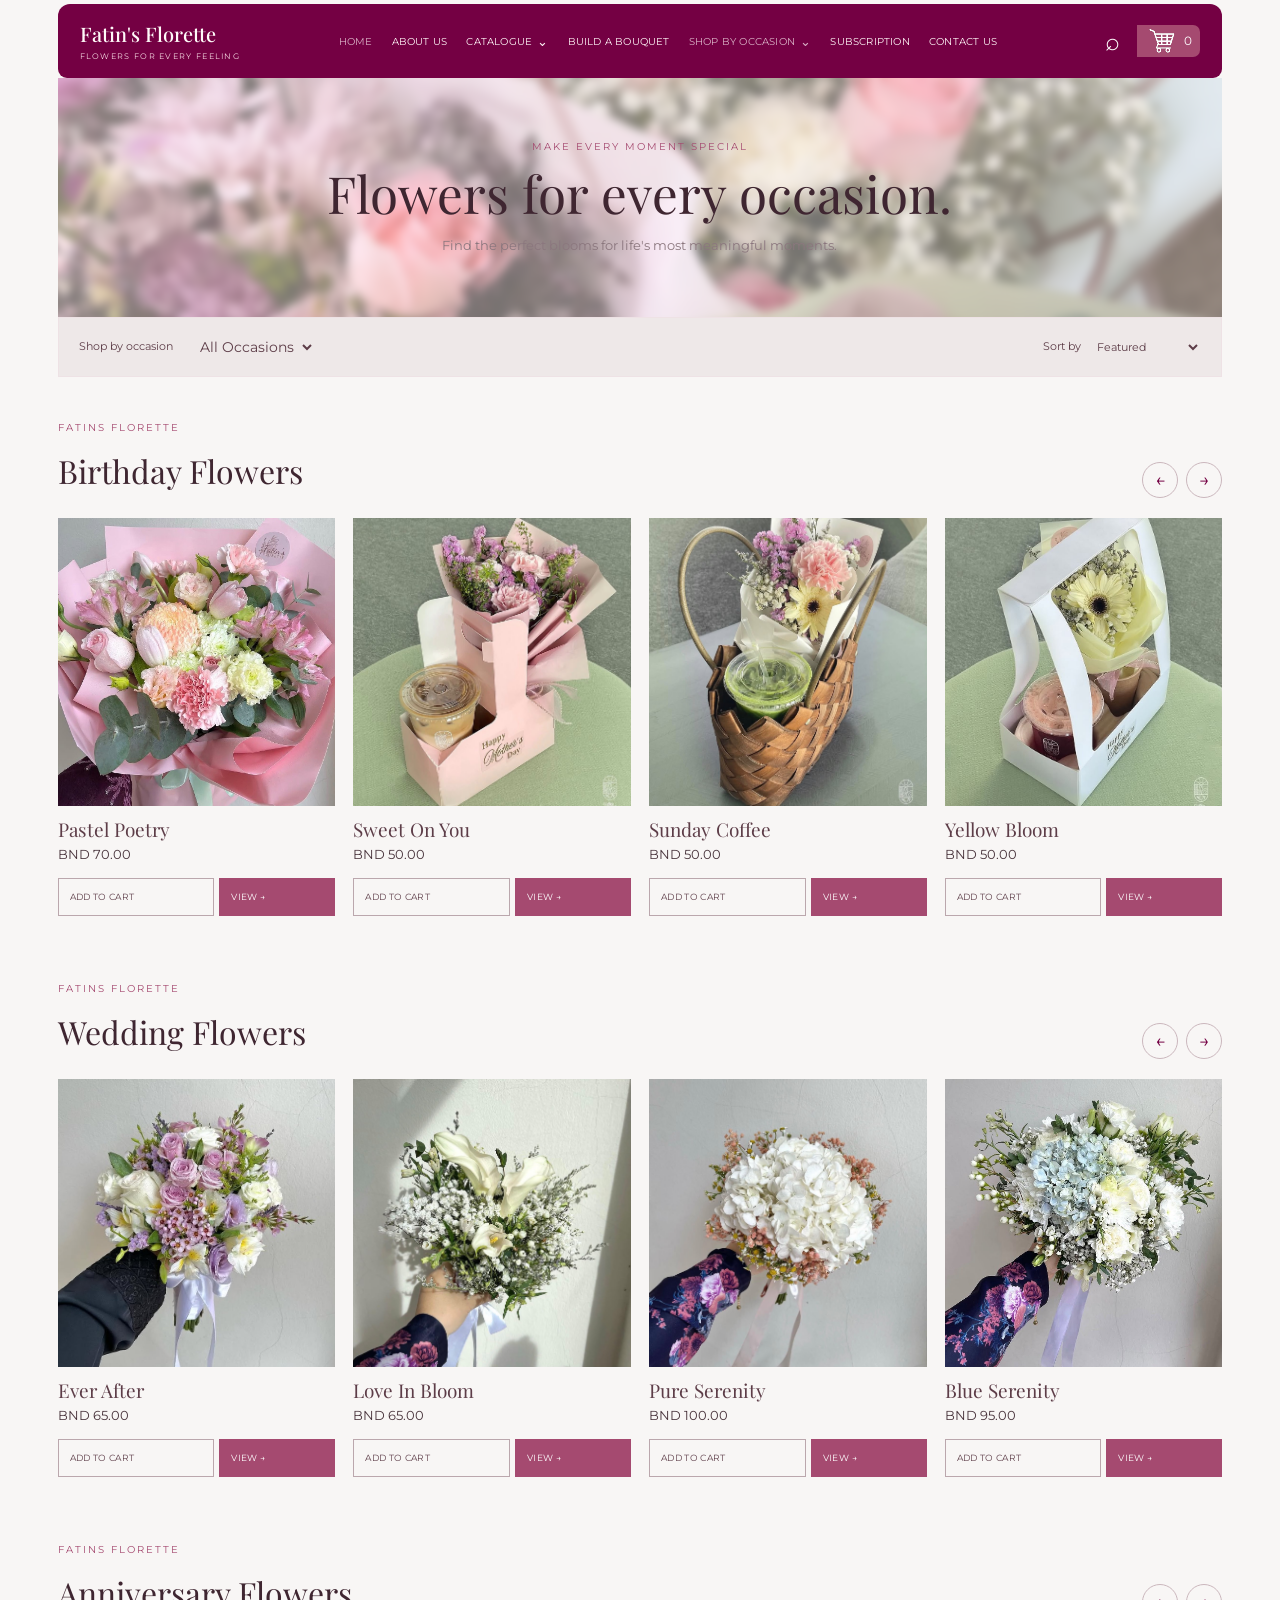
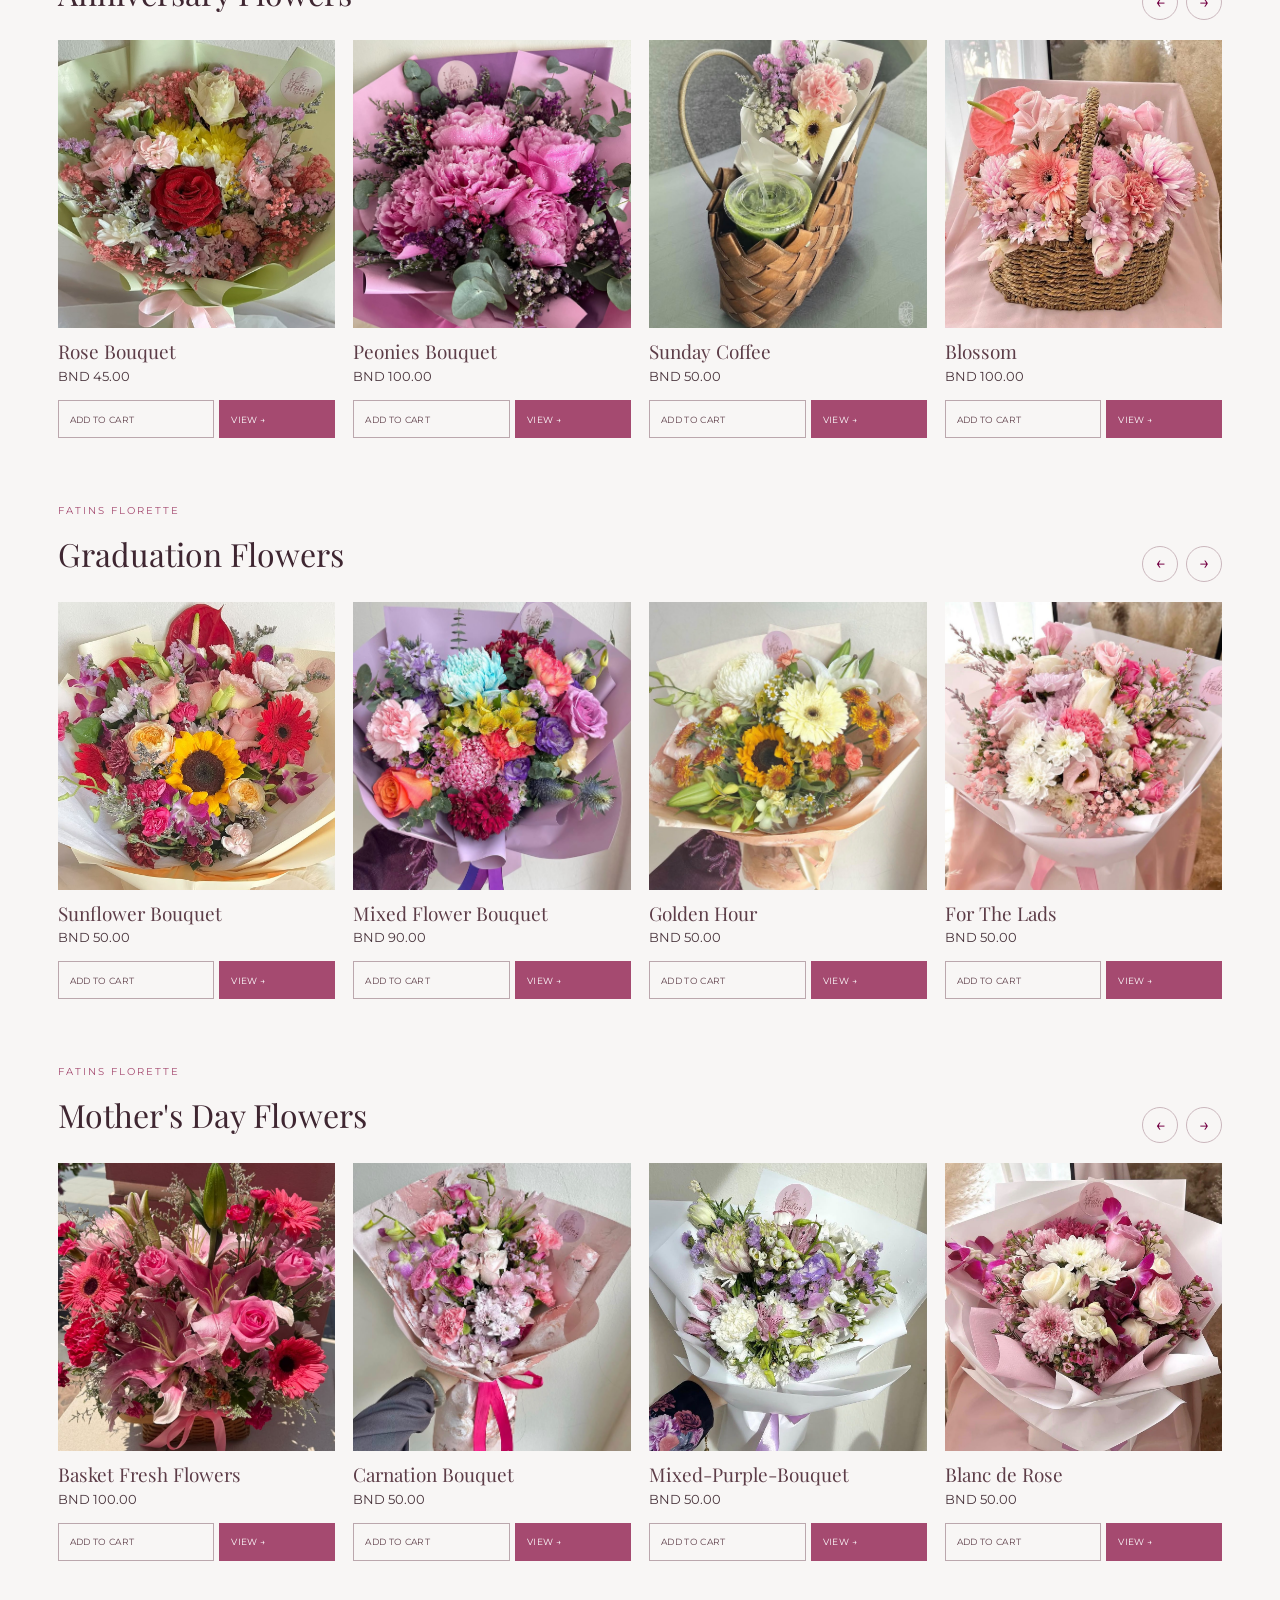
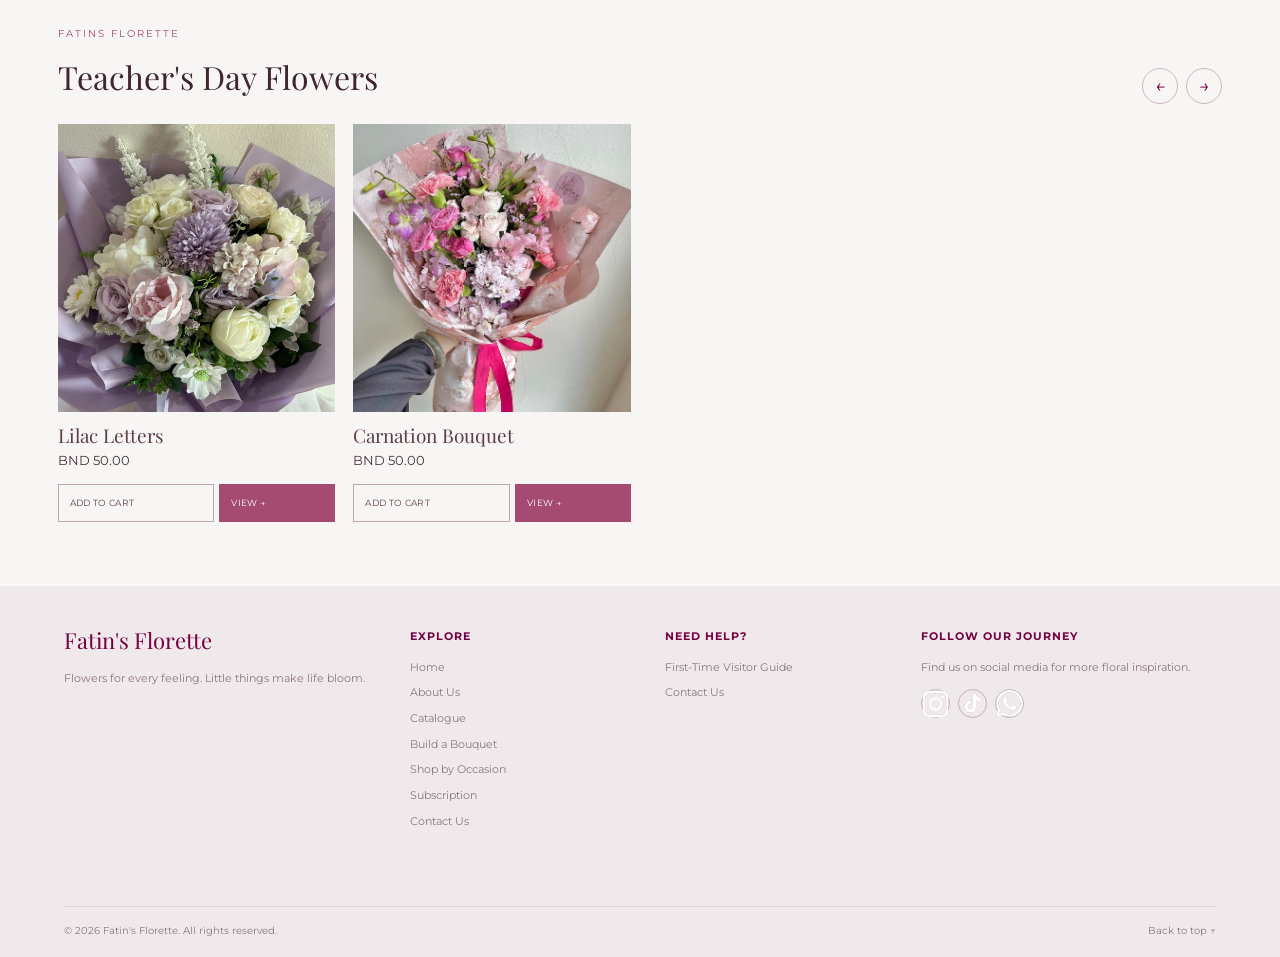
<file: pages/occasional.html>
<!DOCTYPE html>
<html lang="en">

<head>
    <meta charset="UTF-8">
    <meta name="viewport" content="width=device-width, initial-scale=1.0">

    <title>Shop by Occasion | Fatin's Florette</title>

    <meta name="description"
        content="Discover beautiful flowers for birthdays, anniversaries, graduations, weddings and meaningful moments.">

    <!-- Google Fonts -->
    <link rel="preconnect" href="https://fonts.googleapis.com">
    <link rel="preconnect" href="https://fonts.gstatic.com" crossorigin>

    <link
        href="https://fonts.googleapis.com/css2?family=Montserrat:wght@400;500;600;700&family=Playfair+Display:wght@400;500;600;700&display=swap"
        rel="stylesheet">

    <!-- Main stylesheet -->
    <link rel="stylesheet" href="../css/product.css">

    <!-- Shared flower data -->
    <script src="../js/flower.js"></script>

</head>

<body>

    <!-- HEADER -->
    <header class="site-header">

        <a href="../index.html" class="logo" aria-label="Fatin's Florette Home">
            <span class="logo-name">Fatin's Florette</span>
            <span class="logo-tagline">Flowers for every feeling</span>
        </a>

        <button class="menu-toggle" type="button" aria-label="Open navigation menu" aria-expanded="false"
            aria-controls="main-navigation">
            <span></span>
            <span></span>
            <span></span>
        </button>

        <nav class="main-nav" id="main-navigation">

            <a href="../index.html" class="active">Home</a>

            <a href="../pages/aboutus.html">About Us</a>


            <div class="nav-dropdown">
                <a href="../pages/catalog.html" class="dropdown-toggle">
                    Catalogue <span class="arrow">⌄</span>
                </a>

                <div class="dropdown-menu">
                    <a href="../pages/catalog.html">Shop All</a>
                    <a href="catalog.html?category=petals-pastries">
                        Petals &amp; Pastries
                    </a>
                    <a href="catalog.html?category=basket-series">
                        Basket Series
                    </a>
                </div>
            </div>

            <a href="../pages/custom.bouquet.html">Build a Bouquet</a>

            <div class="nav-dropdown">
                <a href="../pages/occasional.html" class="dropdown-toggle active">
                    Shop by Occasion <span class="arrow">⌄</span>
                </a>

                <div class="dropdown-menu">
                    <a href="occasional.html?occasion=birthday">Birthday</a>
                    <a href="occasional.html?occasion=anniversary">Anniversary</a>
                    <a href="occasional.html?occasion=graduation">Graduation</a>
                    <a href="occasional.html?occasion=wedding">Wedding</a>
                    <a href="occasional.html?occasion=teachers">Teacher's Day</a>
                    <a href="occasional.html?occasion=mothers">Mother's Day</a>
                </div>
            </div>

            <a href="../pages/subscription.html">Subscription</a>
            <a href="../pages/contact.html">Contact Us</a>

        </nav>

        <!-- Header actions -->

<div class="header-actions">

<div class="search-container">

    <input
        type="text"
        id="globalSearch"
        placeholder="Search anything..."
    >

    <button
        class="search-button"
        type="button"
        aria-label="Open search"
        onclick="toggleSearch()">
        ⌕
    </button>

    </div>

           <a href="../pages/cart.html" class="cart-link" aria-label="Shopping cart">
        <img src="../images/cart.png.png" alt="Cart">
     <span id="cart-count">0</span>
</a>
        </div>

    </header>

         <!-- OCCASION FILTER BAR -->
  
<main class="catalog-page">

  <!-- Occasion Page Heading -->
  <section class="catalog-hero">
    <p class="eyebrow">MAKE EVERY MOMENT SPECIAL</p>
    <h1>Flowers for every occasion.</h1>
    <p>Find the perfect blooms for life's most meaningful moments.</p>
  </section>

  <!-- Clickable Occasion Filters -->
  <div class="catalog-toolbar">
    <div class="filter-group">
      <label for="occasion-filter">Shop by occasion</label>
      <select id="occasion-filter">
    <option value="all">All Occasions</option>
    <option value="birthday">Birthday</option>
    <option value="wedding">Wedding</option>
    <option value="anniversary">Anniversary</option>
    <option value="graduation">Graduation</option>
    <option value="teachers">Teacher's Day</option>
    <option value="mothers">Mother's Day</option>
</select>
    </div>

    <label class="sort-group" for="occasion-sort">
      Sort by
      <select id="occasion-sort">
        <option value="featured">Featured</option>
        <option value="low-high">Cheapest</option>
        <option value="high-low">Most expensive</option>
        <option value="name">Name A–Z</option>
      </select>
    </label>
  </div>

  <!-- Occasion Flowers -->
  <div id="occasion-sections"></div>

</main>



    <!-- ================= FOOTER ================= -->

<footer class="site-footer">

    <div class="footer-main">

        <!-- Brand -->
        <div class="footer-brand">

            <a href="../index.html" class="footer-logo">
                Fatin's Florette
            </a>

            <p>
                Flowers for every feeling.
                Little things make life bloom.
            </p>

        </div>

        <!-- Explore Links -->
        <div class="footer-links">

            <h3>Explore</h3>

            <a href="../index.html">Home</a>
            <a href="../pages/aboutus.html">About Us</a>
            <a href="../pages/catalog.html">Catalogue</a>
            <a href="../pages/custom.bouquet.html">Build a Bouquet</a>
            <a href="../pages/occasional.html">Shop by Occasion</a>
            <a href="../pages/subscription.html">Subscription</a>
            <a href="../pages/contact.html">Contact Us</a>

        </div>

        <!-- Help Links -->
        <div class="footer-links">

            <h3>Need Help?</h3>

            <a href="../pages/faq.html">First-Time Visitor Guide</a>
            <a href="../pages/contact.html">Contact Us</a>

        </div>

        <!-- Social Media + Map -->
        <div class="footer-social">

            <h3>Follow Our Journey</h3>

            <p>
                Find us on social media for more floral inspiration.
            </p>

            <div class="footer-icons">

                <a
                    href="https://instagram.com/fatinsflorette" 
                    target="_blank"
                    rel="noopener noreferrer"
                    aria-label="Instagram"
                >
                    <img src="../images/ig.png" alt="Instagram">
                </a>

                <a
                    href="https://tiktok.com/@fatinsflorette"
                    target="_blank"
                    rel="noopener noreferrer"
                    aria-label="TikTok"
                >
                    <img src="../images/tt.png" alt="TikTok">
                </a>

                <a
                    href="https://wa.me/6738633134" 
                    target="_blank"
                    rel="noopener noreferrer"
                    aria-label="WhatsApp"
                >
                    <img src="../images/wa.png" alt="WhatsApp">
                </a>

            </div>


            <!-- Google Maps -->
            <div class="footer-map">

                <iframe
                    src="https://www.google.com/maps/embed?pb=!1m18!1m12!1m3!1d3975.5187098738365!2d114.8646345!3d4.8523594999999995!2m3!1f0!2f0!3f0!3m2!1i1024!2i768!4f13.1!3m3!1m2!1s0x322261498f1d3eef%3A0x6fb80f0e46c2ac8f!2sFatin's%20Florete!5e0!3m2!1sen!2sbn!4v1792552757731!5m2!1sen!2sbn"
                    width="250"
                    height="150"
                    style="border: 0; border-radius: 8px;"
                    allowfullscreen
                    loading="lazy"
                    referrerpolicy="no-referrer-when-downgrade"
                    title="Fatin's Florette location on Google Maps">
                </iframe>

            </div>

        </div>

    </div>

    <!-- Copyright -->
    <div class="footer-bottom">

        <p>
            &copy; 2026 Fatin's Florette. All rights reserved.
        </p>

        <a href="#top">Back to top &uarr;</a>

    </div>


    </footer>

    <script src="../js/flower.js"></script>
    <script src="../js/catalog.js"></script>
    <script src="../js/product.js"></script>
    <script src="../js/occasional.js"></script>
    <script src="../js/search.js"></script>

</body>

</html>
</file>
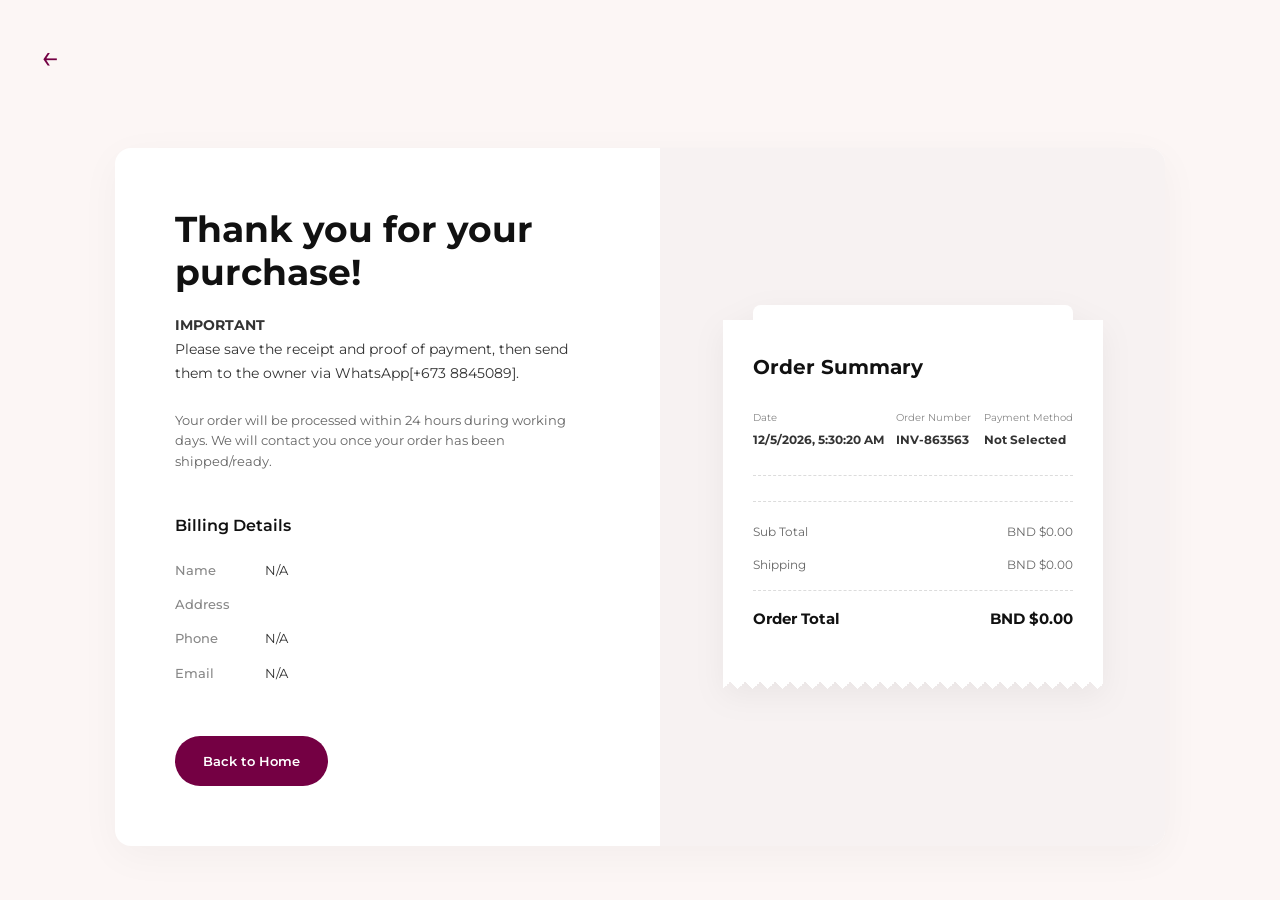
<file: pages/receipt.html>
<!DOCTYPE html>
<html lang="en">
<head>
    <meta charset="UTF-8">
    <meta name="viewport" content="width=device-width, initial-scale=1.0">
    <title>Receipt - Fatin's Florette</title>
    <link rel="stylesheet" href="../css/style.css">
    <link rel="stylesheet" href="../css/receipt.css">
    
    <!-- LOAD FLOWERS DATA FIRST so the receipt can read the names -->
    <script src="../js/flower.js"></script>
</head>
<body>

    <!-- Back Button -->
    <a href="../index.html" class="back-button">&#8592;</a>

    <div class="receipt-page-wrapper">
        <div class="receipt-card">
            
            <!-- LEFT SIDE: Thank you & Billing Info -->
            <div class="receipt-left">
                <h1 class="thank-you-title">Thank you for your<br>purchase!</h1>
                <p><strong>IMPORTANT</strong></p>
                <p>Please save the receipt and proof of payment, then send them to the owner via WhatsApp[+673 8845089].</p> <br>
                <p class="thank-you-subtitle">Your order will be processed within 24 hours during working days. We will contact you once your order has been shipped/ready.</p>
        

                <div class="billing-section">
                    <h3>Billing Details</h3>
                    <div class="billing-row">
                        <span class="billing-label">Name</span>
                        <span class="billing-value" id="receipt-name">Loading...</span>
                    </div>
                    <div class="billing-row">
                        <span class="billing-label">Address</span>
                        <span class="billing-value" id="receipt-address">Loading...</span>
                    </div>
                    <div class="billing-row">
                        <span class="billing-label">Phone</span>
                        <span class="billing-value" id="receipt-phone">Loading...</span>
                    </div>
                    <div class="billing-row">
                        <span class="billing-label">Email</span>
                        <span class="billing-value" id="receipt-email">Loading...</span>
                    </div>
                </div>

                <div class="receipt-actions">
                    <a href="../index.html" class="btn-track">Back to Home</a>
                </div>
            </div>

            <!-- RIGHT SIDE: The Receipt Paper -->
            <div class="receipt-right">
                <div class="receipt-paper">
                    <div class="receipt-paper-top"></div>
                    
                    <div class="receipt-content">
                        <h2>Order Summary</h2>
                        
                        <div class="receipt-meta">
                            <div class="meta-item">
                                <span class="meta-label">Date</span>
                                <span class="meta-value" id="receipt-date">Loading...</span>
                            </div>
                            <div class="meta-item">
                                <span class="meta-label">Order Number</span>
                                <span class="meta-value" id="receipt-order-number">Loading...</span>
                            </div>
                            <div class="meta-item">
                                <span class="meta-label">Payment Method</span>
                                <span class="meta-value" id="receipt-payment-method">Loading...</span>
                            </div>
                        </div>

                        <!-- JS fills this with the items -->
                        <div class="receipt-items" id="receipt-items-container">
                        </div>

                        <div class="receipt-totals">
                            <div class="total-row">
                                <span>Sub Total</span>
                                <span id="receipt-subtotal">Loading...</span>
                            </div>
                            <div class="total-row">
                                <span>Shipping</span>
                                <span id="receipt-shipping">Loading...</span>
                            </div>
            

                            <div class="total-row grand-total">
                                <span>Order Total</span>
                                <span id="receipt-total">Loading...</span>
                            </div>
                        </div>
                    </div>
                    
                    <div class="receipt-paper-bottom"></div>
                </div>
            </div>

        </div>
    </div>

    <!-- JavaScript to pull checkout data -->
  <!----  <script>
        document.addEventListener("DOMContentLoaded", () => {
            
            // 1. Generate Order Number & Date
            const orderNumber = "INV-" + Math.floor(Math.random() * 900000 + 100000);
            const today = new Date().toLocaleDateString('en-GB', { day: '2-digit', month: 'short', year: 'numeric' });
            
            document.getElementById("receipt-order-number").textContent = orderNumber;
            document.getElementById("receipt-date").textContent = today;

            // 2. Pull Billing Info
            const firstName = localStorage.getItem("firstName") || "";
            const lastName = localStorage.getItem("lastName") || "";
            const email = localStorage.getItem("email") || "N/A";
            const phone = localStorage.getItem("phone") || "N/A";
            const city = localStorage.getItem("city") || "";
            const address = localStorage.getItem("address") || "";
            const zip = localStorage.getItem("zip") || "";

            document.getElementById("receipt-name").textContent = `${firstName} ${lastName}`;
            document.getElementById("receipt-email").textContent = email;
            document.getElementById("receipt-phone").textContent = phone;
            document.getElementById("receipt-address").innerHTML = `${address},<br>${city} ${zip}`;

            // 3. Pull Payment Method
            const paymentMethod = localStorage.getItem("paymentMethod") || "Credit Card";
            document.getElementById("receipt-payment-method").textContent = paymentMethod;

            // 4. Pull Totals
            const subtotal = parseFloat(localStorage.getItem("orderSubtotal")) || 0;
            const cardFee = parseFloat(localStorage.getItem("cardFee")) || 0;
            const shipping = parseFloat(localStorage.getItem("shippingFee")) || 0;
            const total = parseFloat(localStorage.getItem("orderTotal")) || 0;

            document.getElementById("receipt-subtotal").textContent = `BND $${subtotal.toFixed(2)}`;
            document.getElementById("receipt-shipping").textContent = `BND $${shipping.toFixed(2)}`;
            document.getElementById("receipt-card-fee").textContent = `BND $${cardFee.toFixed(2)}`;
            document.getElementById("receipt-total").textContent = `BND $${total.toFixed(2)}`;

            // 5. Populate Items
            const cart = JSON.parse(localStorage.getItem("floretteCart")) || [];
            const itemsContainer = document.getElementById("receipt-items-container");
            
            itemsContainer.innerHTML = ""; // Clear

            if (cart.length === 0) {
                itemsContainer.innerHTML = `<p style="font-size:12px; color:#888;">No items found.</p>`;
            } else {
                cart.forEach(item => {
                    // Find the flower name using the ID from the cart
                    let itemName = "Floral Arrangement";
                    let itemPrice = 0;
                    
                    // flowers is the global variable from flowers.js
                    if (typeof flowers !== 'undefined') {
                        const flower = flowers.find(f => f.id === item.id);
                        if (flower) {
                            itemName = flower.name;
                            itemPrice = flower.price;
                        }
                    }

                    const qty = Number(item.quantity || 1);
                    const itemTotal = itemPrice * qty;

                    const itemHTML = `
                        <div class="receipt-item">
                            <div class="item-details">
                                <h4>${itemName}</h4>
                                <p>Qty: ${qty}</p>
                            </div>
                            <div class="item-price">
                                ${itemPrice > 0 ? `BND $${itemTotal.toFixed(2)}` : ''}
                            </div>
                        </div>
                    `;
                    itemsContainer.innerHTML += itemHTML;
                });
            }
        });
    </script> -->
    <script src="../js/flower.js"></script>
<script src="../js/receipt.js"></script>
</body>
</html>
</file>
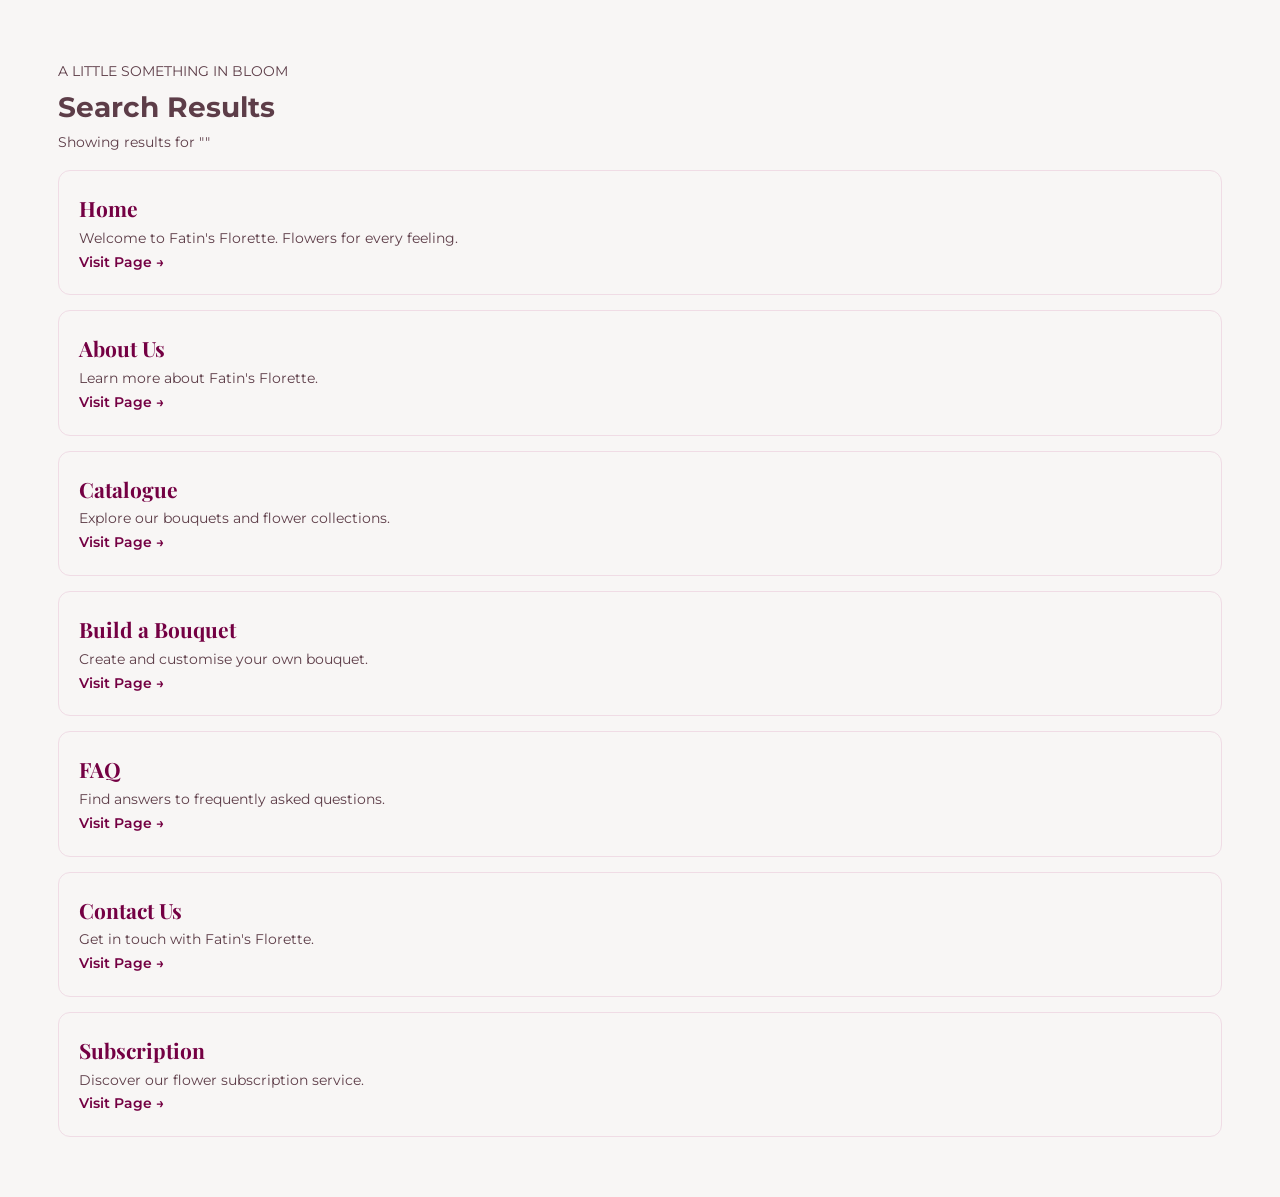
<file: pages/search-result.html>
<!DOCTYPE html>
<html lang="en">
<head>
    <meta charset="UTF-8">
    <meta name="viewport" content="width=device-width, initial-scale=1.0">

    <title>Search Results | Fatin's Florette</title>

    <link rel="stylesheet" href="../css/product.css">

    <style>
        .search-results-page {
            width: min(1200px, 91%);
            margin: 60px auto;
            min-height: 400px;
        }

        .search-result {
            padding: 20px;
            margin: 15px 0;
            border: 1px solid #f0dce5;
            border-radius: 12px;
        }

        .search-result h2 {
            color: #740043;
            font-family: 'Playfair Display', serif;
        }

        .search-result a {
            color: #740043;
            text-decoration: none;
            font-weight: 600;
        }

        .no-results {
            padding: 30px 0;
            color: #795b68;
        }
    </style>
</head>

<body>

    <main class="search-results-page">

        <p>A LITTLE SOMETHING IN BLOOM</p>

        <h1>Search Results</h1>

        <p id="searchMessage"></p>

        <div id="searchResults"></div>

    </main>

    <script src="../js/search.js"></script>

    <script>

        const params = new URLSearchParams(window.location.search);

        const query = params.get("q") || "";

        const searchTerm = query.toLowerCase().trim();

        const resultsContainer =
            document.getElementById("searchResults");

        const searchMessage =
            document.getElementById("searchMessage");

        searchMessage.textContent =
            `Showing results for "${query}"`;

        const results = websitePages.filter(page => {

            const searchableText = [
                page.title,
                page.description,
                ...page.keywords
            ].join(" ").toLowerCase();

            return searchableText.includes(searchTerm);

        });

        if (results.length > 0) {

            results.forEach(page => {

                const result = document.createElement("div");

                result.className = "search-result";

                result.innerHTML = `
                    <h2>${page.title}</h2>
                    <p>${page.description}</p>
                    <a href="${page.url}">Visit Page →</a>
                `;

                resultsContainer.appendChild(result);

            });

        } else {

            resultsContainer.innerHTML = `
                <div class="no-results">
                    <h2>No results found</h2>
                    <p>Try searching for flowers, delivery,
                    bouquets or other information.</p>
                </div>
            `;

        }

    </script>

</body>
</html>
</file>
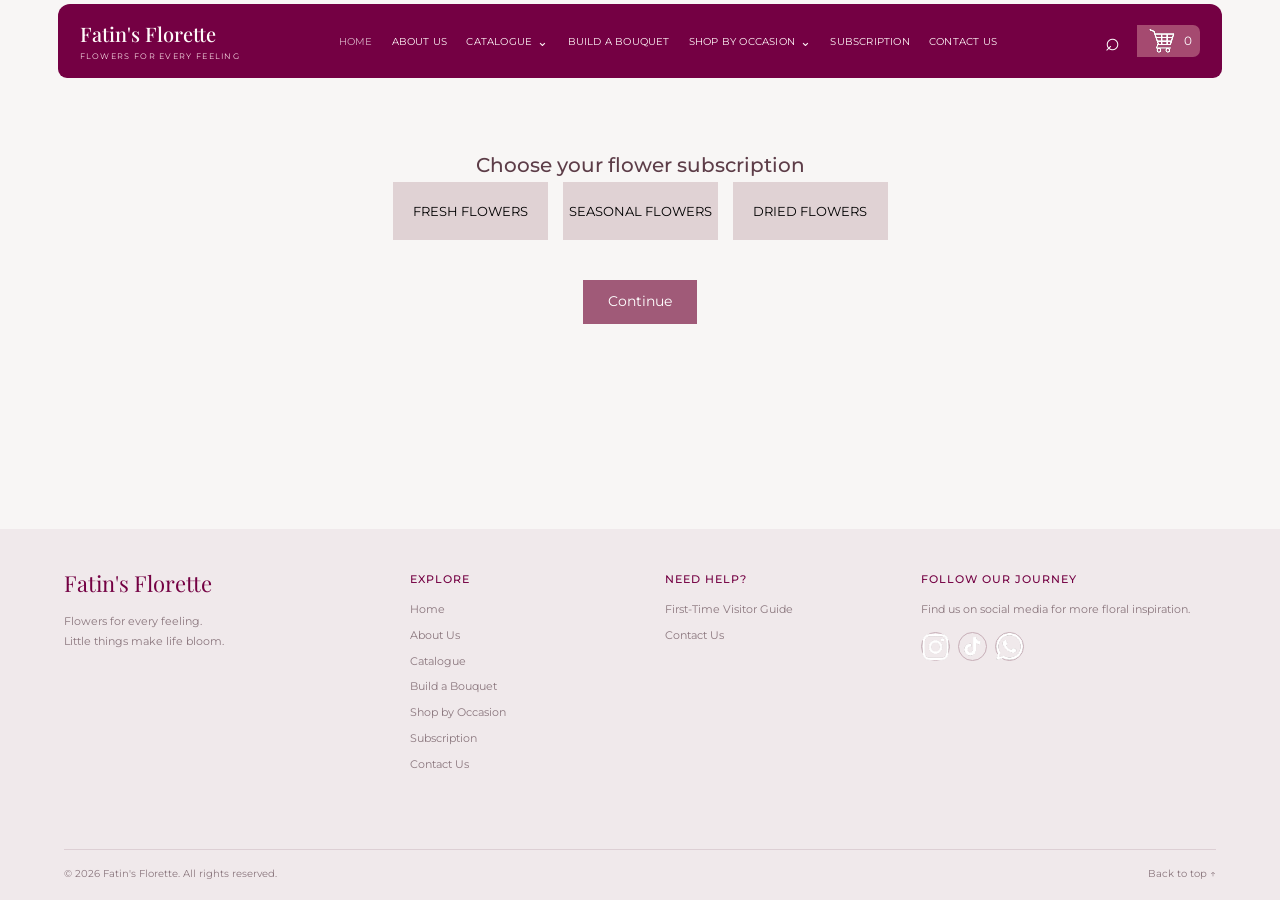
<file: pages/subscription.html>
<!DOCTYPE html>
<html lang="en">
<head>
    <meta charset="UTF-8">
    <meta name="viewport" content="width=device-width, initial-scale=1.0">

    <title>Fatin's Florette | Flowers for Every Feeling</title>

    <meta name="description" content="Discover beautiful floral arrangements, bouquets and flower experiences at Fatin's Florette.">
    
    <!-- Google Fonts -->
    <link rel="preconnect" href="https://fonts.googleapis.com">
    <link rel="preconnect" href="https://fonts.gstatic.com" crossorigin>
    <link href="https://fonts.googleapis.com/css2?family=Montserrat:wght@400;500;600;700&family=Playfair+Display:wght@400;500;600;700&display=swap" rel="stylesheet">
    <link rel="stylesheet" href="../css/subscription.css">
    <link rel="stylesheet" href="../css/product.css">

</head>

<body>

    <!-- ================= HEADER ================= -->
    <header class="site-header">
        <!-- Logo -->
        <a href="../index.html" class="logo" aria-label="Fatin's Florette Home">
            <span class="logo-name">Fatin's Florette</span>
            <span class="logo-tagline">Flowers for every feeling</span>
        </a>

        <!-- Mobile menu button -->
        <button class="menu-toggle" type="button" aria-label="Open navigation menu" aria-expanded="false" aria-controls="main-navigation">
            <span></span>
            <span></span>
            <span></span>
        </button>

        <!-- Navigation -->
        <nav class="main-nav" id="main-navigation">
            <a href="../index.html" class="active">Home</a>
            <a href="../pages/aboutus.html">About Us</a>

            <!-- Catalogue dropdown -->
            <div class="nav-dropdown">
                <a href="../pages/catalog.html" class="dropdown-toggle">
                    Catalogue <span class="arrow">⌄</span>
                </a>
                <div class="dropdown-menu">
                    <a href="#shop-all" id="shop-all-link">Shop All</a>
                    <a href="#petals-pastries" id="petals-pastries-link">Petals & Pastries</a>      
                    <a href="#basket-series" id="basket-series-link">Basket Series</a>
                </div>
            </div>

            <a href="../pages/custom.bouquet.html">Build a Bouquet</a>

            <!-- Shop by Occasion dropdown -->
            <div class="nav-dropdown">
                <a href="../pages/occasional.html" class="dropdown-toggle">
                    Shop by Occasion <span class="arrow">⌄</span>
                </a>
                <div class="dropdown-menu">
                    <a href="occasional.html">Birthday</a>
                    <a href="occasion-sort.html">Anniversary</a>
                    <a href="occasional.html">Graduation</a>
                    <a href="occasional.html">Wedding</a>
                    <a href="occasional.html">Teacher's Day</a>
                    <a href="occasional.html">Mother's Day</a>
                </div>
            </div>

            <a href="../pages/subscription.html">Subscription</a>
            <a href="../pages/contact.html">Contact Us</a>
        </nav>

       <!-- <div class="header-actions"> -->
            <!-- Header actions -->

<div class="header-actions">

<div class="search-container">

    <input
        type="text"
        id="globalSearch"
        placeholder="Search anything..."
    >

    <button
        class="search-button"
        type="button"
        aria-label="Open search"
        onclick="toggleSearch()">
        ⌕
    </button>

    </div>
            <a href="../pages/cart.html" class="cart-link" aria-label="Shopping cart">
                <img src="../images/cart.png.png" alt="Cart">
                <span id="cart-count">0</span>
            </a>
        </div>
    </header>

    <!-- ================= MAIN CONTENT ================= -->
    <main class="page">
        
        <!-- STEP 1: choose the flower subscription and add flowers -->
        <div id="step1">
            <h2>Choose your flower subscription</h2>

            <div class="button-row">
                <button class="option-btn plan-btn" onclick="choosePlan('Fresh Flowers', this)">FRESH FLOWERS</button>
                <button class="option-btn plan-btn" onclick="choosePlan('Seasonal Flowers', this)">SEASONAL FLOWERS</button>
                <button class="option-btn plan-btn" onclick="choosePlan('Dried Flowers', this)">DRIED FLOWERS</button>
            </div>

            <!-- this part shows after a plan is clicked -->
            <div id="flower-area" class="hidden">
                <p class="plan-note" id="plan-note"></p>
                <div class="flower-grid" id="flower-grid"></div>

                <h3>Your flowers (for each delivery)</h3>
                <div class="selected-flowers" id="selected-flowers"></div>
                <p class="price-text" id="delivery-price"></p>
            </div>

            <p class="error" id="step1-error"></p>
            <button class="continue-btn" onclick="continueStep1()">Continue</button>
        </div>

        <!-- STEP 2: delivery, duration and price -->
        <div id="step2" class="hidden">
            <h3>Select Delivery Area</h3>
            <select id="area" onchange="showPrice()"></select>
            
            <h3>Select Frequency</h3>
            <select id="frequency" onchange="showPrice()">
                <option value="Every week">Every week</option>
                <option value="Every month" selected>Every month</option>
            </select>

            <h3>Select Length of Subscription</h3>
            <select id="length" onchange="showPrice()">
                <option value="1">1 Month</option>
                <option value="3">3 Months</option>
                <option value="6">6 Months</option>
                <option value="12" selected>1 Year - Most Popular</option>
            </select>

            <h2>Total Amount</h2>
            <div class="summary-box" id="price-box"></div>

            <p class="error" id="step2-error"></p>
            <button class="continue-btn" onclick="confirmSubscription()">Send Subscription Request</button>
        </div>

        <!-- STEP 3: message after confirmation (UPGRADED DESIGN) -->
        <div id="success" class="hidden">
            <div class="success-card">
                <div class="success-icon">
                    <svg width="32" height="32" viewBox="0 0 24 24" fill="none" stroke="currentColor" stroke-width="2">
                        <path d="M20 6L9 17l-5-5"></path>
                    </svg>
                </div>

                <h1 class="success-title">Thank you for subscribing!</h1>
                <p class="success-subtitle">Please screenshot this page and WhatsApp it to us to complete your order.</p>

                <div class="order-details-box">
                    <p id="success-text" style="font-size: 13px; line-height: 1.8; color: #725762; margin: 0;"></p>
                </div>

                <div class="confirmation-action">
                    <a href="https://wa.me/6738845089" target="_blank" class="whatsapp-btn">
                        <svg width="20" height="20" viewBox="0 0 24 24" fill="currentColor" style="margin-right: 8px;">
                            <path d="M17.472 14.382c-.297-.149-1.758-.867-2.03-.967-.273-.099-.471-.148-.67.15-.197.297-.767.966-.94 1.164-.173.199-.347.223-.644.075-.297-.15-1.255-.463-2.39-1.475-.883-.788-1.48-1.761-1.653-2.059-.173-.297-.018-.458.13-.606.134-.133.298-.347.446-.52.149-.174.198-.298.298-.497.099-.198.05-.371-.025-.52-.075-.149-.669-1.612-.916-2.207-.242-.579-.487-.5-.669-.51-.173-.008-.371-.01-.57-.01-.198 0-.52.074-.792.372-.272.297-1.04 1.016-1.04 2.479 0 1.462 1.065 2.875 1.213 3.074.149.198 2.096 3.2 5.077 4.487.709.306 1.262.489 1.694.625.712.227 1.36.195 1.871.118.571-.085 1.758-.719 2.006-1.413.248-.694.248-1.289.173-1.413-.074-.124-.272-.198-.57-.347m-5.421 7.403h-.004a9.87 9.87 0 01-5.031-1.378l-.361-.214-3.741.982.998-3.648-.235-.374a9.86 9.86 0 01-1.51-5.26c.001-5.45 4.436-9.884 9.888-9.884 2.64 0 5.122 1.03 6.988 2.898a9.825 9.825 0 012.893 6.994c-.003 5.45-4.437 9.885-9.885 9.885m8.413-18.297A11.815 11.815 0 0012.05 0C5.495 0 .16 5.335.157 11.892c0 2.096.547 4.142 1.588 5.945L.057 24l6.305-1.654a11.882 11.882 0 005.683 1.448h.005c6.554 0 11.89-5.335 11.893-11.893a11.821 11.821 0 00-3.48-8.413z"></path>
                        </svg>
                        Confirm on WhatsApp
                    </a>
                </div>
            </div>
        </div>
    </main> <!-- END OF .page DIV -->

    <!-- ================= FOOTER (MOVED OUTSIDE .page) ================= -->
    <footer class="site-footer">
        <div class="footer-main">
            <!-- Brand -->
            <div class="footer-brand">
                <a href="../pages/main.html" class="footer-logo">Fatin's Florette</a>
                <p>Flowers for every feeling.<br>Little things make life bloom.</p>
            </div>

            <!-- Explore Links -->
            <div class="footer-links">
                <h3>Explore</h3>
                <a href="../index.html">Home</a>
                <a href="../pages/aboutus.html">About Us</a>
                <a href="../pages/catalog.html">Catalogue</a>
                <a href="../pages/custom.bouquet.html">Build a Bouquet</a>
                <a href="../pages/occasional.html">Shop by Occasion</a>
                <a href="../pages/subscription.html">Subscription</a>
                <a href="../pages/contact.html">Contact Us</a>
            </div>

            <!-- Help Links -->
            <div class="footer-links">
                <h3>Need Help?</h3>
                <a href="../pages/faq.html">First-Time Visitor Guide</a>
                <a href="../pages/contact.html">Contact Us</a>
            </div>

            <!-- Social Media + Map -->
            <div class="footer-social">
                <h3>Follow Our Journey</h3>
                <p>Find us on social media for more floral inspiration.</p>
                <div class="footer-icons">
                    <a href="https://instagram.com/fatinsflorette" target="_blank" rel="noopener noreferrer" aria-label="Instagram">
                        <img src="../images/ig.png" alt="Instagram">
                    </a>
                    <a href="https://tiktok.com/@fatinsflorette" target="_blank" rel="noopener noreferrer" aria-label="TikTok">
                        <img src="../images/tt.png" alt="TikTok">
                    </a>
                    <a href="https://wa.me/6738633134" target="_blank" rel="noopener noreferrer" aria-label="WhatsApp">
                        <img src="../images/wa.png" alt="WhatsApp">
                    </a>
                </div>

                <div class="footer-map">
                    <iframe src="https://www.google.com/maps/embed?pb=!1m18!1m12!1m3!1d3975.5187098738365!2d114.8646345!3d4.8523594999999995!2m3!1f0!2f0!3f0!3m2!1i1024!2i768!4f13.1!3m3!1m2!1s0x322261498f1d3eef%3A0x6fb80f0e46c2ac8f!2sFatin's%20Florete!5e0!3m2!1sen!2sbn!4v1792552757731!5m2!1sen!2sbn" width="250" height="150" style="border: 0; border-radius: 8px;" allowfullscreen loading="lazy" referrerpolicy="no-referrer-when-downgrade" title="Fatin's Florette location on Google Maps"></iframe>
                </div>
            </div>
        </div>

        <!-- Copyright -->
        <div class="footer-bottom">
            <p>&copy; 2026 Fatin's Florette. All rights reserved.</p>
            <a href="#top">Back to top &uarr;</a>
        </div>
    </footer>

    <script src="../js/subscription.js"></script>
    <script src="../js/search.js"></script>

    <!-- ezah - added code -->
     <script>
document.addEventListener("DOMContentLoaded", function () {
    const menuToggle = document.querySelector(".menu-toggle");
    const mainNav = document.querySelector(".main-nav");

    if (menuToggle && mainNav) {
        menuToggle.addEventListener("click", function () {
            mainNav.classList.toggle("nav-open");

            this.setAttribute(
                "aria-expanded",
                mainNav.classList.contains("nav-open")
            );
        });
    }
});
</script>
</body>
</html>
</file>
<file: css/style.css>
/* ----- FATIN'S FLORETTE Shared styles for Home and future pages ------- */

@import url('https://fonts.googleapis.com/css2?family=DM+Sans:wght@400;500;600&family=Playfair+Display:wght@400;500;600&display=swap');


/* =========================================
   COLOURS
========================================= */

:root {
    --burgundy: #740043;
    --burgundy-dark: #5d0036;
    --blush: #f8e9e6;
    --rose: #d8c7ca;
    --rose-button: #a54a70;
    --text: #5d3d48;
    --white: #fffaf9;
    --page: #f8f6f5;
    --line: #e5d8dc;
    --muted: #8b777e;
}


/* =========================================
   GENERAL STYLES
========================================= */

* {
    box-sizing: border-box;
    margin: 0;
    padding: 0;
}

html {
    scroll-behavior: smooth;
}

body {
    background: #f4f3f3;
    color: var(--text);
    font-family: 'Montserrat', Arial, sans-serif;
    font-size: 14px;
    line-height: 1.7;
}

a {
    color: inherit;
    text-decoration: none;
}

button {
    font: inherit;
}

img {
    display: block;
    max-width: 100%;
}


/* =========================================
   HEADER
========================================= */

/* Existing Fatin's Florette header style */
.site-header {
    width: min(1320px, 91%);
    max-width: none;
    min-height: 74px;
    margin: 4px auto 0;
    padding: 10px 22px;
    box-sizing: border-box;
    background: var(--burgundy);
    border-radius: 12px 12px 9px 9px;
    display: flex;
    align-items: center;
    justify-content: space-between;
    gap: 18px;
    position: relative;
    z-index: 10;
}

/* Logo */

.logo {
    flex: 0 0 auto;
    display: inline-flex;
    flex-direction: column;
    align-items: flex-start;
    line-height: 1.3;
}

.logo-name {
    color: var(--white);
    font-family: 'Playfair Display', Georgia, serif;
    font-size: 20px;
    font-weight: 500;
}

.logo-tagline {
    margin-top: 4px;
    color: #f6d8e2;
    font-size: 8px;
    letter-spacing: 1.3px;
    text-transform: uppercase;
}


/* Navigation */

.main-nav {
    display: flex;
    align-items: center;
    justify-content: center;
    gap: clamp(10px, 1.5vw, 22px);
}

/* Same alignment for ALL navigation links */

.main-nav > a,
.nav-dropdown > .dropdown-toggle {
    display: inline-flex;
    align-items: center;
    justify-content: center;

    height: 32px;

    color: #fff5f7;
    font-size: 10px;
    font-family: 'Montserrat', Arial, sans-serif;
    font-weight: 400;
    text-transform: uppercase;
    letter-spacing: 0.2px;
    white-space: nowrap;

    transition: opacity 0.2s ease;
}

.main-nav > a:hover,
.main-nav > a.active,
.nav-dropdown > .dropdown-toggle:hover,
.nav-dropdown > .dropdown-toggle.active {
    opacity: 0.72;
}


/* Search and cart icons */

.header-actions {
    display: flex;
    align-items: center;
    gap: 8px;
    flex-shrink: 0;
}

.search-button,
.cart-link {
    min-width: 34px;
    height: 32px;
    border: 0;
    background: var(--rose-button);
    color: white;
    display: inline-flex;
    align-items: center;
    justify-content: center;
    padding: 0 8px
}

.cart-link {
    border-radius: 0 7px 7px 0;
    font-size: 12px;
    gap: 5px
}
.search-button:hover,
.cart-link:hover {
    background: var(--burgundy-dark);
}


/* Mobile menu button */

.menu-toggle {
    display: none;
    border: 0;
    background: transparent;
    cursor: pointer;
}


/* =========================================
   NAVIGATION DROPDOWNS
========================================= */

.nav-dropdown {
    position: relative;
    display: flex;
    align-items: center;
    height: 32px;
}

.nav-dropdown .arrow {
    font-size: 10px;
    margin-left: 4px;
    display: inline-block;
    transition: transform 0.3s ease;
}


/* Dropdown menu */

.dropdown-menu {
    display: none;
    position: absolute;
    top: 100%;
    left: 50%;
    transform: translateX(-50%);

    min-width: 180px;
    padding: 8px 0;

    background: var(--white);
    border: 1px solid var(--rose);
    border-radius: 8px;

    box-shadow: 0 8px 20px rgba(0, 0, 0, 0.15);
    z-index: 100;
}

.dropdown-menu a {
    display: block;
    padding: 10px 15px;

    color: var(--text);
    font-size: 12px;
    text-transform: none;
    font-family: 'Montserrat', Arial, sans-serif;
    white-space: nowrap;

    transition: background 0.2s ease, color 0.2s ease;
}

.dropdown-menu a:hover {
    background: var(--blush);
    color: var(--burgundy);
}


/* Show dropdown when hovering or focusing */

.nav-dropdown:hover .dropdown-menu,
.nav-dropdown:focus-within .dropdown-menu {
    display: block;
}

.nav-dropdown:hover .arrow,
.nav-dropdown:focus-within .arrow {
    transform: rotate(180deg);
}


/* =========================================
   HOME HERO / BACKGROUND IMAGE
========================================= */

.hero {
    width: min(1320px, 91%);
    min-height: clamp(360px, 43vw, 500px);
    margin: 0 auto;
    
    border-radius: 0 0 12px 12px;
    overflow: hidden;
    position: relative;

    display: flex;
    align-items: center;
    justify-content: center;

    background-image:
        linear-gradient(
            rgba(100, 0, 49, 0.30),
            rgba(100, 0, 49, 0.30)
        ),
        url("../images/Background-img.png");

    background-position: center 48%;
    background-size: cover;
    background-repeat: no-repeat;
}


/* Hero content */

.hero-content {
    position: relative;
    z-index: 1;

    width: min(90%, 600px);
    margin: 0 auto;
    padding: 35px 20px;

    display: flex;
    flex-direction: column;
    align-items: center;
    justify-content: center;

    text-align: center;
    color: white;
    text-shadow: 0 1px 12px rgba(64, 20, 38, 0.25);
}


/* Small heading */

.hero-eyebrow {
    margin-bottom: 12px;
    font-size: 10px;
    letter-spacing: 2.5px;
    text-transform: uppercase;
}


/* Main heading */

.hero h1 {
    margin: 0;
    font-family: 'Playfair Display', Georgia, serif;
    font-size: clamp(35px, 5.5vw, 65px);
    font-weight: 500;
    line-height: 1.08;
}


/* Description */

.hero-description {
    max-width: 360px;
    margin: 18px auto 24px;
    font-size: 13px;
    line-height: 1.8;
}


/* Hero button */

.hero-button {
    display: inline-flex;
    align-items: center;
    justify-content: center;
    gap: 10px;

    min-width: 175px;
    min-height: 42px;
    padding: 11px 22px;

    border: 0;
    border-radius: 30px;

    background: var(--rose-button);
    color: white;

    font-size: 11px;
    text-align: center;
    text-shadow: none;

    transition:
        background 0.2s ease,
        transform 0.2s ease;
}

.hero-button:hover {
    background: var(--burgundy);
    transform: translateY(-2px);
}

.hero-button span {
    font-size: 16px;
}


/* Bottom note */

.hero-bottom-note {
    position: absolute;
    z-index: 1;
    bottom: 16px;
    left: 20px;
    right: 20px;

    color: white;
    font-family: 'Playfair Display', Georgia, serif;
    font-size: 13px;
    font-style: italic;
    text-align: center;

    text-shadow: 0 1px 8px rgba(64, 20, 38, 0.4);
}


/* =========================================
   HOME INTRODUCTION
========================================= */

.home-intro {
    width: min(1320px, 91%);
    min-height: 380px;
    margin: 0 auto;
    padding: 65px 7%;

    background: var(--blush);

    display: grid;
    grid-template-columns: 1fr 1fr;
    align-items: center;
    gap: 45px;
}

/* Image */

.intro-image {
    width: 100%;
    height: 300px;
    overflow: hidden;
    background: var(--rose);
}

.intro-image img {
    width: 100%;
    height: 100%;
    object-fit: cover;
    object-position: center;
}


/* Introduction text */

.intro-content {
    max-width: 430px;
}

.section-eyebrow {
    margin-bottom: 12px;
    color: #a86d7e;
    font-size: 10px;
    letter-spacing: 2px;
    text-transform: uppercase;
}

.intro-content h2,
.visitor-section h2 {
    margin-bottom: 16px;
    color: var(--burgundy);
    font-family: 'Playfair Display', Georgia, serif;
    font-size: clamp(27px, 3.5vw, 40px);
    font-weight: 500;
    line-height: 1.25;
}

.intro-content > p:not(.section-eyebrow) {
    margin-bottom: 20px;
    color: #725762;
    font-size: 13px;
    line-height: 1.9;
}


/* Text links */

.text-link {
    display: inline-flex;
    align-items: center;
    gap: 10px;

    color: var(--burgundy);
    font-size: 11px;
    font-weight: 600;

    border-bottom: 1px solid var(--burgundy);
    padding-bottom: 4px;
}

.text-link:hover {
    color: var(--burgundy-dark);
}


/* =========================================
   FIRST-TIME VISITOR SECTION
========================================= */

.visitor-section {
    width: min(1320px, 91%);
    margin: 0 auto;
    padding: 65px 25px;

    background: #f1e0e2;
    text-align: center;
}

.visitor-section h2 {
    margin-bottom: 12px;
}

.visitor-section > p:not(.section-eyebrow) {
    max-width: 500px;
    margin: 0 auto 22px;
    color: #725762;
    font-size: 13px;
    line-height: 1.8;
}


/* =========================================
   FOOTER
========================================= */

.site-footer {
    margin-top: 45px;
    background: #f0e9eb;
    padding: 36px max(5%, calc((100% - 1320px)/2)) 18px;
}

.footer-main {
    display: grid;
    grid-template-columns: 1.4fr 1fr 1fr 1.3fr;
    gap: 28px;
    padding-bottom: 30px;
}

.footer-logo {
    font-family: 'Playfair Display', Georgia, serif;
    font-size: 22px;
    color: var(--burgundy);
    margin-bottom: 10px;
}

.footer-brand p,
.footer-social p {
    font-size: 11px;
    color: var(--muted);
    line-height: 1.8;
    margin-top: 10px;
    max-width: 230px;
}

.footer-links h3,
.footer-social h3 {
    font-size: 11px;
    text-transform: uppercase;
    letter-spacing: 1px;
    margin: 5px 0 12px;
    color: var(--burgundy);
}

.footer-links a {
    display: block;
    font-size: 11px;
    color: var(--muted);
    margin: 7px 0;
    transition: color 0.2s ease;
}

.footer-links a:hover {
    color: var(--burgundy);
}


/* Social media icons */

.footer-icons {
    display: flex;
    gap: 12px;
    margin-top: 12px;
}

.footer-icons a {
    display: inline-flex;
    align-items: center;
    justify-content: center;

    width: auto;
    height: auto;

    border: none;
    background: transparent;

    transition: transform 0.25s ease;
}

.footer-icons a:hover {
    transform: translateY(-3px);
}

.footer-icons img {
    display: block;
    width: 24px;
    height: 24px;
    object-fit: contain;
}


/* Google Maps */

.footer-map {
    margin-top: 5px;
    width: 100%;
}

.footer-map iframe {
    display: block;
    width: 100%;
    height: 150px;
    border: 0;
    border-radius: 8px;
    box-shadow: 0 4px 12px rgba(0, 0, 0, 0.05);
}


/* Copyright */

.footer-bottom {
    display: flex;
    justify-content: space-between;
    gap: 15px;

    border-top: 1px solid #ddcfd4;
    padding-top: 15px;

    font-size: 10px;
    color: var(--muted);
}

.footer-bottom a {
    color: var(--burgundy);
    text-decoration: none;
}

.footer-bottom a:hover {
    opacity: 0.7;
}


/* =========================================
   TABLET RESPONSIVE DESIGN
========================================= */

@media (max-width: 1000px) {

    .site-header {
        gap: 12px;
        padding: 10px 16px;
    }

    .logo-name {
        font-size: 17px;
    }

    .logo-tagline {
        font-size: 7px;
        letter-spacing: 1px;
    }

    .main-nav {
        gap: 10px;
    }

    /* Resize all navigation links equally */

    .main-nav > a,
    .nav-dropdown > .dropdown-toggle {
        font-size: 8px;
    }

    .header-actions {
        gap: 5px;
    }

    .search-button,
    .cart-link {
        min-width: 29px;
        height: 29px;
    }

    .home-intro {
        gap: 30px;
    }

    .footer-main {
        grid-template-columns: repeat(2, 1fr);
        gap: 28px;
    }
}


/* =========================================
   MOBILE RESPONSIVE DESIGN
========================================= */

@media (max-width: 850px) {

    /* Header */

    .site-header {
        width: calc(100% - 24px);
        min-height: 66px;
        margin-top: 12px;
        padding: 9px 14px;
        gap: 10px;
    }

    .logo-name {
        font-size: 18px;
    }

    .logo-tagline {
        font-size: 7px;
    }


    /* Mobile menu button */

    .menu-toggle {
        display: flex;
        flex-direction: column;
        align-items: center;
        justify-content: center;
        gap: 5px;

        width: 34px;
        height: 34px;
        padding: 5px;
        margin-left: auto;
    }

    .menu-toggle span {
        display: block;
        width: 22px;
        height: 2px;
        background: white;
        border-radius: 2px;
    }


    /* Mobile navigation */

    .main-nav {
        display: none;

        position: absolute;
        top: 100%;
        left: 0;
        right: 0;

        padding: 12px 18px 18px;
        background: var(--burgundy);
        border-radius: 0 0 10px 10px;

        flex-direction: column;
        align-items: stretch;
        gap: 0;
    }

    .main-nav.open {
        display: flex;
    }

    .main-nav > a {
        height: auto;
        display: flex;
        justify-content: flex-start;

        padding: 11px 4px;
        border-bottom: 1px solid rgba(255, 255, 255, 0.12);
        font-size: 10px;
    }

    .main-nav > a:last-child {
        border-bottom: none;
    }


    /* Mobile dropdown */

    .nav-dropdown {
        width: 100%;
        height: auto;
        display: flex;
        flex-direction: column;
        align-items: stretch;
    }

    .nav-dropdown > .dropdown-toggle {
        width: 100%;
        height: auto;
        display: flex;
        justify-content: flex-start;

        padding: 11px 4px;
        font-size: 10px;
        border-bottom: 1px solid rgba(255, 255, 255, 0.12);
    }

    .dropdown-menu {
        position: static;
        transform: none;

        box-shadow: none;
        background: rgba(0, 0, 0, 0.15);
        border: none;

        display: flex;
        flex-direction: column;
        padding: 0;

        width: 100%;
    }

    .dropdown-menu a {
        color: var(--white);
        padding: 9px 30px;
        font-size: 10px;
    }

    .dropdown-menu a:hover {
        background: transparent;
        color: var(--white);
        opacity: 0.72;
    }


    /* Header icons */

    .header-actions {
        gap: 5px;
    }

    .search-button,
    .cart-link {
        min-width: 27px;
        height: 29px;
    }

    .search-button svg,
    .cart-link svg {
        width: 17px;
        height: 17px;
    }


    /* Hero */

    .hero {
        min-height: 360px;
        background-position: center;
        background-size: cover;
        background-repeat: no-repeat;
    }

    .hero::before {
        background: rgba(255, 229, 228, 0.16);
    }


    /* Introduction */

    .home-intro {
        width: calc(100% - 24px);
        grid-template-columns: 1fr;
        gap: 28px;
        padding: 38px 22px;
    }

    .intro-image {
        height: 260px;
    }

    .intro-content h2,
    .visitor-section h2 {
        font-size: 31px;
    }


    /* Visitor section */

    .visitor-section {
        width: calc(100% - 24px);
        padding: 45px 20px;
    }


    /* Footer */

    .site-footer {
        width: calc(100% - 24px);
        padding: 28px 18px 15px;
    }

    .footer-main {
        grid-template-columns: 1fr 1fr;
        gap: 28px 18px;
    }

    .footer-bottom {
        align-items: flex-start;
        flex-direction: column;
        gap: 5px;
    }
}


/* =========================================
   SMALL MOBILE SCREENS
========================================= */

@media (max-width: 680px) {

    .logo-name {
        font-size: 16px;
    }

    .logo-tagline {
        font-size: 6px;
    }

    .site-header {
        padding: 8px 10px;
    }

    .header-actions {
        gap: 3px;
    }

    .hero {
        min-height: 350px;
    }

    .hero h1 {
        font-size: 34px;
    }

    .footer-main {
        grid-template-columns: 1fr;
    }
}
</file>
<file: css/product.css>
@import url('https://fonts.googleapis.com/css2?family=Montserrat:wght@400;500;600;700&family=Playfair+Display:wght@400;500;600;700&display=swap');

:root {
    --burgundy: #740043;
    --burgundy-dark: #5d0036;
    --blush: #f8e9e6;
    --rose: #d8c7ca;
    --rose-button: #a54a70;
    --text: #5d3d48;
    --white: #fffaf9;
    --page: #f8f6f5;
    --line: #e5d8dc;
    --muted: #8b777e
}


* {
    box-sizing: border-box;
    margin: 0;
    padding: 0
}

html {
    scroll-behavior: smooth;
    scroll-padding-top: 24px
}

body {
    background: var(--page);
    color: var(--text);
    font-family: 'Montserrat', Arial, sans-serif;
    font-size: 14px;
    line-height: 1.7
}

a {
    color: inherit;
    text-decoration: none
}

button,
select,
input {
    font: inherit
}

button {
    cursor: pointer
}


img {
    display: block;
    max-width: 100%
}

/* Existing Fatin's Florette header style */
.site-header {
    width: min(1320px, 91%);
    max-width: none;
    min-height: 74px;
    margin: 4px auto 0;
    padding: 10px 22px;
    box-sizing: border-box;
    background: var(--burgundy);
    border-radius: 12px 12px 9px 9px;
    display: flex;
    align-items: center;
    justify-content: space-between;
    gap: 18px;
    position: relative;
    z-index: 10;
}

.logo {
    flex: 0 0 auto;
    display: inline-flex;
    flex-direction: column;
    align-items: flex-start;
    line-height: 1.3
}

.logo-name {
    color: var(--white);
    font-family: 'Playfair Display', Georgia, serif;
    font-size: 20px;
    font-weight: 500
}

.logo-tagline {
    margin-top: 4px;
    color: #f6d8e2;
    font-size: 8px;
    letter-spacing: 1.3px;
    text-transform: uppercase
}

.main-nav {
    display: flex;
    align-items: center;
    justify-content: center;
    gap: clamp(10px, 1.5vw, 22px)
}

.main-nav>a,
.dropdown-toggle {
    color: #fff5f7;
    font-size: 10px;
    text-transform: uppercase;
    letter-spacing: .2px;
    white-space: nowrap;
    transition: opacity .2s
}

.main-nav>a:hover,
.main-nav>a.active,
.dropdown-toggle:hover,
.dropdown-toggle.active {
    opacity: .72
}


.nav-dropdown {
    position: relative;
    display: flex;
    align-items: center
}

.dropdown-toggle {
    display: flex;
    align-items: center;
    gap: 5px
}

.arrow {
    font-size: 13px;
    transition: transform .2s
}

.dropdown-menu {
    display: none;
    position: absolute;
    top: 100%;
    left: 0;
    min-width: 180px;
    padding: 8px 0;
    background: var(--white);
    border: 1px solid var(--rose);
    border-radius: 8px;
    box-shadow: 0 8px 20px #0002;
    z-index: 100
}


.dropdown-menu a {
    display: block;
    padding: 10px 15px;
    color: var(--text);
    font-size: 12px;
    white-space: nowrap
}

.dropdown-menu a:hover {
    background: var(--blush);
    color: var(--burgundy)
}


.nav-dropdown:hover .dropdown-menu,
.nav-dropdown:focus-within .dropdown-menu {
    display: block
}

.nav-dropdown:hover .arrow,
.nav-dropdown:focus-within .arrow {
    transform: rotate(180deg)
}

.header-actions {
    display: flex;
    align-items: center;
    gap: 8px;
    flex-shrink: 0
}

.search-button,
.cart-link {
    min-width: 34px;
    height: 32px;
    border: 0;
    background: var(--rose-button);
    color: white;
    display: inline-flex;
    align-items: center;
    justify-content: center;
    padding: 0 8px
}

/* SEARCH BAR */

.search-container {
    display: flex;
    align-items: center;
    gap: 5px;
}

/* Hide search input by default */
.search-container input {
    display: none;
    width: 180px;
    padding: 9px 12px;
    border: 1px solid #740043;
    border-radius: 20px;
    outline: none;
    background: white;
    font-family: 'Montserrat', sans-serif;
}

/* Show input when activated */
.search-container.active input {
    display: block;
}

.search-button {
    cursor: pointer;
    border: none;
    background: transparent;
    font-size: 25px;
}

.cart-link {
    border-radius: 0 7px 7px 0;
    font-size: 12px;
    gap: 5px
}

.search-button:hover,
.cart-link:hover {
    background: var(--burgundy-dark)
}

.menu-toggle {
    display: none;
    border: 0;
    background: transparent;
    cursor: pointer
}

.menu-toggle span {
    display: block;
    width: 22px;
    height: 2px;
    background: white;
    margin: 4px 0
}


/* Catalogue */
.catalog-page,
.product-page {
    width: min(1320px, 91%);
    margin: 0 auto
}

.catalog-hero {
    text-align: center;
    padding: 55px 15px 36px
}

.eyebrow {
    color: var(--rose-button);
    font-size: 10px;
    letter-spacing: 2px;
    text-transform: uppercase;
    margin-bottom: 8px
}


.catalog-hero h1,
.product-info h1 {
    font-family: 'Playfair Display', Georgia, serif;
    font-weight: 400;
    line-height: 1.2
}

.catalog-hero h1 {
    font-size: clamp(34px, 4vw, 52px);
    margin-bottom: 10px;
    color: #3f2631
}

.catalog-hero>p:last-child {
    color: var(--muted);
    font-size: 13px
}

/* Catalog hero section */
.catalog-hero {
    position: relative;
    text-align: center;
    padding: 60px 20px;
    overflow: hidden;
    isolation: isolate;
}

/* Blurry floral background */
.catalog-hero::before {
    content: "";
    position: absolute;
    inset: -10px;

    background-image:
        linear-gradient(rgba(253, 248, 246, 0.45),
            rgba(253, 248, 246, 0.45)),
        url("../images/cover 2.jpeg");

    background-size: cover;
    background-position: center;
    filter: blur(5px);

    z-index: -1;
}


/* Keep the text clear */
.catalog-hero h1,
.catalog-hero p {
    position: relative;
}

.catalog-toolbar {
    display: flex;
    align-items: center;
    justify-content: space-between;
    gap: 16px;
    padding: 14px 20px;
    margin-bottom: 42px;
    background: #eee8e8;
    border: 1px solid #eee2e5
}

.filter-group {
    display: flex;
    align-items: center;
    gap: 10px 20px;
    flex-wrap: wrap
}

.catalog-toolbar label {
    display: flex;
    align-items: center;
    gap: 9px;
    font-size: 11px;
    color: var(--text)
}

.catalog-toolbar select {
    border: 0;
    background: transparent;
    color: var(--text);
    padding: 5px 3px;
    outline-offset: 3px;
    max-width: 150px
}

.search-panel {
    padding: 16px;
    margin: -25px 0 35px;
    background: #fff;
    border: 1px solid var(--line)
}

.search-panel label {
    font-size: 12px;
    margin-right: 10px
}

.search-panel input {
    width: min(450px, 100%);
    padding: 10px 12px;
    border: 1px solid var(--line);
    background: white;
    color: var(--text)
}

.catalog-section {
    margin-bottom: 54px;
    scroll-margin-top: 25px
}

.section-heading {
    display: flex;
    align-items: end;
    justify-content: space-between;
    gap: 20px;
    margin-bottom: 20px
}

.section-heading h2 {
    font-family: 'Playfair Display', Georgia, serif;
    font-size: clamp(25px, 2.5vw, 32px);
    font-weight: 400;
    color: #3f2631
}

.slider-controls {
    display: flex;
    gap: 8px
}

.slider-arrow {
    width: 36px;
    height: 36px;
    border: 1px solid #cbb7bd;
    background: transparent;
    color: var(--burgundy);
    border-radius: 50%;
    font-size: 18px;
    transition: .2s
}


.slider-arrow:hover {
    background: var(--burgundy);
    border-color: var(--burgundy);
    color: white
}

.flower-slider {
    display: grid;
    grid-auto-flow: column;
    grid-auto-columns: calc((100% - 54px)/4);
    gap: 18px;
    overflow-x: auto;
    scroll-snap-type: x mandatory;
    scroll-behavior: smooth;
    padding-bottom: 10px;
    scrollbar-width: thin;
    scrollbar-color: #d8c7ca transparent
}


.flower-card {
    min-width: 0;
    scroll-snap-align: start
}

.flower-card-image {
    display: block;
    width: 100%;
    aspect-ratio: 4/4.15;
    overflow: hidden;
    background: #eee5e6
}


.flower-card-image img,
.product-image-wrap img,
.recommendation-image img {
    width: 100%;
    height: 100%;
    object-fit: cover;
    transition: transform .35s ease
}


.flower-card-image:hover img,
.recommendation-image:hover img {
    transform: scale(1.035)
}


.flower-title-row {
    display: flex;
    align-items: center;
    justify-content: space-between;
    gap: 8px;
    margin-top: 11px
}

.flower-name {
    font-family: 'Playfair Display', Georgia, serif;
    font-size: 19px;
    line-height: 1.35
}


.heart-button {
    border: 0;
    background: transparent;
    color: #78646c;
    font-size: 25px;
    line-height: 1;
    padding: 0 2px
}


.heart-button.is-favourite {
    color: var(--rose-button)
}


.card-heart {
    font-size: 22px;
    flex-shrink: 0
}


.flower-description {
    font-size: 11px;
    color: #7b6870;
    line-height: 1.5;
    min-height: 36px;
    margin: 7px 0 10px
}


.flower-price {
    font-size: 13px;
    margin-bottom: 13px;
    color: #49343c
}

.flower-actions {
    display: grid;
    grid-template-columns: 1.15fr .85fr;
    gap: 5px
}


.button {
    min-height: 38px;
    display: inline-flex;
    align-items: center;
    justify-content: space-between;
    gap: 8px;
    padding: 9px 11px;
    font-size: 9px;
    letter-spacing: .35px;
    transition: .2s
}


.button-outline {
    border: 1px solid #bba7ad;
    background: transparent;
    color: var(--text)
}


.button-outline:hover {
    background: var(--blush)
}


.button-rose {
    border: 1px solid var(--rose-button);
    background: var(--rose-button);
    color: white
}


.button-rose:hover {
    background: var(--burgundy);
    border-color: var(--burgundy)
}


.button span {
    font-size: 16px
}


.flower-grid {
    display: grid;
    grid-template-columns: repeat(4, minmax(0, 1fr));
    gap: 32px 18px
}


.result-count {
    font-size: 11px;
    color: var(--muted)
}


.no-results {
    padding: 25px;
    background: white;
    color: var(--muted)
}



/* Product details page */
.breadcrumbs {
    display: flex;
    align-items: center;
    gap: 10px;
    padding: 25px 0 28px;
    font-size: 11px;
    color: var(--muted)
}


.breadcrumbs a:hover {
    color: var(--rose-button)
}


.product-main {
    display: grid;
    grid-template-columns: minmax(0, 1.05fr) minmax(330px, .85fr);
    gap: clamp(32px, 5vw, 72px);
    align-items: start
}


.product-image-wrap {
    aspect-ratio: 1/1.08;
    overflow: hidden;
    background: #eee5e6
}


.product-info {
    padding-top: 7px
}


.product-info h1 {
    font-size: clamp(32px, 3.2vw, 46px);
    margin-bottom: 8px;
    color: #3f2631
}


.product-price-row {
    display: flex;
    align-items: center;
    justify-content: space-between;
    margin-bottom: 22px
}


.product-price {
    font-size: 17px
}


.product-options {
    display: grid;
    grid-template-columns: 1fr 1fr;
    gap: 10px
}


.product-options label {
    display: flex;
    flex-direction: column;
    gap: 7px;
    font-size: 11px;
    color: var(--text)
}

.product-options select {
    width: 100%;
    min-height: 40px;
    padding: 0 9px;
    border: 1px solid var(--line);
    background: white;
    color: var(--text);
    font-size: 11px
}


.quantity-row {
    display: flex;
    align-items: center;
    justify-content: space-between;
    margin-top: 19px;
    padding: 14px 0;
    border-top: 1px solid var(--line);
    font-size: 12px
}


.quantity-control {
    display: flex;
    align-items: center;
    gap: 17px
}


.quantity-control button {
    border: 0;
    background: transparent;
    font-size: 20px;
    color: var(--text)
}


.button-dark {
    width: 100%;
    background: var(--burgundy);
    border: 1px solid var(--burgundy);
    margin-bottom: 5px;
    color: white;
    padding: 13px 16px;
    font-size: 10px
}


.button-dark:hover {
    background: var(--burgundy-dark)
}


.small-note {
    min-height: 18px;
    color: #65704c;
    font-size: 11px;
    margin: 7px 0
}


.accordion-list {
    margin-top: 20px;
    border-top: 1px solid var(--line)
}


.accordion-list details {
    border-bottom: 1px solid var(--line)
}


.accordion-list summary {
    display: flex;
    align-items: center;
    justify-content: space-between;
    padding: 14px 0;
    list-style: none;
    cursor: pointer;
    font-size: 12px
}


.accordion-list summary::-webkit-details-marker {
    display: none
}


.accordion-list summary::after {
    content: "+";
    font-size: 17px;
    color: var(--muted)
}


.accordion-list details[open] summary::after {
    content: "−"
}


.accordion-list details p {
    font-size: 11px;
    line-height: 1.9;
    color: var(--muted);
    padding: 0 0 15px
}


.recommendations {
    margin: 70px 0 80px
}


.recommendations .section-heading a {
    font-size: 11px;
    color: var(--muted)
}


.recommendation-grid {
    display: grid;
    grid-template-columns: repeat(4, minmax(0, 1fr));
    gap: 18px
}


.recommendation-image {
    display: block;
    aspect-ratio: 1/1.05;
    overflow: hidden;
    background: #eee5e6
}


.recommendation-meta {
    display: flex;
    justify-content: space-between;
    gap: 8px;
    margin-top: 9px;
    font-family: 'Playfair Display', Georgia, serif;
    font-size: 15px
}


.recommendation-meta span {
    font-family: 'Montserrat', Arial, sans-serif;
    font-size: 11px;
    white-space: nowrap
}


.product-options {
    display: grid;
    grid-template-columns: 1fr 1fr;
    gap: 14px;
    align-items: start;
}

.product-option-column {
    display: flex;
    flex-direction: column;
    gap: 15px;
    min-width: 0;
}

.product-option-column > label {
    display: block;
    width: 100%;
}

.custom-message {
    width: 100%;
}

.custom-message label {
    display: block;
    margin-bottom: 8px;
}

.custom-message textarea {
    width: 100%;
    min-height: 100px;
    padding: 12px;
    box-sizing: border-box;
    background: #fffaf9;
    border: 1px solid #e5cfd5;
    font-family: 'Montserrat', sans-serif;
    font-size: 13px;
    resize: vertical;
}

.custom-message small {
    display: block;
    text-align: right;
    color: #740043;
    font-size: 11px;
    margin-top: 5px;
}


/* Occasion Page */
.occasion-page {
    width: min(1320px, 91%);
    margin: 0 auto;
    padding-bottom: 60px;
}

/* Match the Catalogue filter bar */
.occasion-page 
.occasion-toolbar {
    display: flex;
    align-items: center;
    justify-content: flex-start;
    flex-wrap: wrap;
    gap: 16px;
    padding: 14px 20px;
    margin-bottom: 42px;
    background: #eee8e8;
    border: 1px solid #eee2e5;
}

/* Keep each label and dropdown together */
.occasion-page .occasion-toolbar .filter-group {
    display: flex;
    align-items: center;
    gap: 10px 20px;
    flex-wrap: wrap;
}

.occasion-sort .filter-group {
    margin-left: auto;
}

/* Match Catalogue labels */
.occasion-page .occasion-toolbar label {
    display: flex;
    align-items: center;
    gap: 9px;
    font-size: 11px;
    color: var(--text);
}

/* Match Catalogue dropdowns */
.occasion-page .occasion-toolbar select {
    border: 0;
    background: transparent;
    color: var(--text);
    padding: 5px 3px;
    outline-offset: 3px;
    max-width: 150px;
}

/* Occasion product layout */
.occasion-section-heading {
    margin-top: 30px;
}

.occasion-page .flower-grid {
    display: grid;
    grid-template-columns: repeat(4, minmax(0, 1fr));
    gap: 30px 18px;
    align-items: start;
}

.occasion-page .flower-card {
    min-width: 0;
}

.occasion-page .flower-card-image {
    display: block;
    overflow: hidden;
}

.occasion-page .flower-card-image img {
    width: 100%;
    height: 100%;
    object-fit: cover;
    display: block;
}

.occasion-more {
    display: flex;
    justify-content: center;
    margin: 40px 0;
}

.occasion-more button:disabled {
    display: none;
}

.occasion-message {
    grid-column: 1 / -1;
    text-align: center;
    padding: 35px 10px;
}

/* Footer */
.site-footer {
    margin-top: 45px;
    background: #f0e9eb;
    padding: 36px max(5%, calc((100% - 1320px)/2)) 18px
}


.footer-main {
    display: grid;
    grid-template-columns: 1.4fr 1fr 1fr 1.3fr;
    gap: 28px;
    padding-bottom: 30px
}


.footer-logo {
    font-family: 'Playfair Display', Georgia, serif;
    font-size: 22px;
    color: var(--burgundy)
}


.footer-brand p,
.footer-social p {
    font-size: 11px;
    color: var(--muted);
    line-height: 1.8;
    margin-top: 10px
}


.footer-links h3,
.footer-social h3 {
    font-size: 11px;
    text-transform: uppercase;
    letter-spacing: 1px;
    margin: 5px 0 12px;
    color: var(--burgundy)
}


.footer-links a {
    display: block;
    font-size: 11px;
    color: var(--muted);
    margin: 7px 0
}


.footer-links a:hover {
    color: var(--burgundy)
}


.footer-icons {
    display: flex;
    gap: 8px;
    margin-top: 12px
}


.footer-icons a {
    display: grid;
    place-items: center;
    width: 29px;
    height: 29px;
    border: 1px solid #c7aeb7;
    border-radius: 50%;
    font-size: 9px;
    color: var(--burgundy)
}


.footer-bottom {
    display: flex;
    justify-content: space-between;
    gap: 15px;
    border-top: 1px solid #ddcfd4;
    padding-top: 15px;
    font-size: 10px;
    color: var(--muted)
}


.footer-bottom a:hover {
    color: var(--burgundy)
}

/* Intermediate screens and tablets */
@media (max-width: 1100px) {
    .site-header {
        gap: 12px;
        padding: 10px 16px;
    }

    .main-nav {
        gap: 10px;
    }

    .main-nav > a,
    .dropdown-toggle {
        font-size: 9px;
    }

    .logo-name {
        font-size: 18px;
    }

    .flower-slider {
        grid-auto-columns: calc((100% - 36px) / 3);
    }

    .flower-grid {
        grid-template-columns: repeat(3, minmax(0, 1fr));
    }
}

/* Phone and tablet navigation */
@media (max-width: 820px) {
    .site-header {
        position: relative;
        z-index: 1000;
        flex-wrap: wrap;
    }

    .menu-toggle {
        display: block;
        order: 3;
        position: relative;
        z-index: 1002;
        cursor: pointer;
        pointer-events: auto;
        touch-action: manipulation;
    }

    .header-actions {
        margin-left: auto;
    }

    .main-nav {
        display: none;
        order: 4;
        position: relative;
        z-index: 1001;
        width: 100%;
        flex-direction: column;
        align-items: stretch;
        gap: 0;
        padding: 8px 0;
        pointer-events: auto;
    }

    .main-nav.nav-open {
        display: flex;
    }

    .main-nav > a,
    .main-nav .dropdown-toggle,
    .main-nav button {
        display: flex;
        width: 100%;
        padding: 12px 16px;
        box-sizing: border-box;
        font-size: 12px;
        cursor: pointer;
        pointer-events: auto;
        touch-action: manipulation;
    }

    .nav-dropdown {
        display: block;
    }

    .dropdown-toggle {
        justify-content: space-between;
    }

    .dropdown-menu {
        position: static;
        box-shadow: none;
        border-radius: 5px;
        margin: 0 0 5px 10px;
        min-width: 0;
    }

    .nav-dropdown:hover .dropdown-menu {
        display: none;
    }

    .nav-dropdown:focus-within .dropdown-menu {
        display: block;
    }

    .product-main {
        grid-template-columns: 1fr 1fr;
        gap: 25px;
    }

    .footer-main {
        grid-template-columns: 1fr 1fr;
    }

    .occasion-page .flower-grid {
        grid-template-columns: repeat(3, minmax(0, 1fr));
    }
}

/* Small phones */
@media (max-width: 600px) {
    .site-header {
        width: calc(100% - 24px);
        margin-top: 12px;
        padding: 10px 14px;
    }

    .catalog-page,
    .product-page {
        width: 91%;
    }

    .catalog-hero {
        padding: 42px 5px 28px;
    }

    .catalog-toolbar,
    .occasion-page .occasion-toolbar {
        align-items: flex-start;
        flex-direction: column;
        padding: 12px;
        margin-bottom: 30px;
    }

    .filter-group,
    .occasion-page .occasion-toolbar .filter-group {
        gap: 8px 12px;
    }

    .catalog-toolbar label,
    .occasion-page .occasion-toolbar label {
        font-size: 10px;
    }

    .catalog-toolbar select,
    .occasion-page .occasion-toolbar select {
        font-size: 10px;
        max-width: 125px;
    }

    .catalog-section {
        margin-bottom: 40px;
    }

    .flower-slider {
        grid-auto-columns: calc((100% - 14px) / 2);
        gap: 14px;
    }

    .flower-name {
        font-size: 17px;
    }

    .flower-description {
        font-size: 10px;
    }

    .flower-actions {
        grid-template-columns: 1fr;
    }

    .button {
        min-height: 34px;
    }

    .flower-grid,
    .occasion-page .flower-grid {
        grid-template-columns: repeat(2, minmax(0, 1fr));
        gap: 25px 12px;
    }

    .product-main {
        grid-template-columns: 1fr;
        gap: 22px;
    }

    .product-image-wrap {
        aspect-ratio: 1 / 1;
    }

    .product-info {
        padding-top: 0;
    }

    .breadcrumbs {
        padding: 20px 0;
    }

    .recommendations {
        margin: 48px 0;
    }

    .recommendation-grid {
        grid-template-columns: repeat(2, minmax(0, 1fr));
        gap: 22px 12px;
    }

    .recommendation-meta {
        font-size: 13px;
        flex-wrap: wrap;
    }

    .footer-main {
        grid-template-columns: 1fr 1fr;
        gap: 22px 14px;
    }

    .footer-bottom {
        font-size: 9px;
    }
}

/* Very small phones */
@media (max-width: 380px) {
    .flower-slider {
        grid-auto-columns: 80%;
    }

    .product-options {
        grid-template-columns: 1fr;
    }
}
</file>
<file: css/aboutus.css>
/* =========================================
   ABOUT US PAGE
========================================= */

.about-container {
    width: min(100% - 40px, 1120px);
    margin: 24px auto 0;
    padding: 40px 0 60px;
    display: flex;
    justify-content: center;
}

.about-card {
    width: 100%;
    max-width: 850px;
    padding: 40px;
    background: var(--white);
    border-radius: 12px;
    box-shadow: 0 16px 40px rgba(116, 0, 67, 0.10);
}

.page-title {
    margin-bottom: 35px;
    color: var(--burgundy);
    font-family: 'Playfair Display', Georgia, serif;
    font-size: clamp(24px, 3vw, 30px);
    font-weight: 500;
    letter-spacing: 2px;
    text-align: center;
    text-transform: uppercase;
}

.page-title::after {
    content: "";
    display: block;
    width: 50px;
    height: 2px;
    margin: 12px auto 0;
    background: var(--rose);
}

/* ========== TOP SECTION: THE STORY ========== */

.story-section {
    display: flex;
    align-items: flex-start;
    gap: 40px;
    margin-bottom: 50px;
}

.story-text {
    flex: 1;
}

.story-text h3 {
    font-family: 'Playfair Display', Georgia, serif;
    font-size: 22px;
    color: var(--burgundy);
    margin-bottom: 15px;
    font-weight: 500;
}

.story-text p {
    font-size: 13px;
    color: #725762;
    margin-bottom: 15px;
    line-height: 1.8;
}

/* Overlapping Image Layout */
.image-cluster {
    flex: 1;
    position: relative;
    height: 350px;
    min-width: 280px;
}

.image-cluster img {
    position: absolute;
    width: 200px;
    height: 260px;
    object-fit: cover;
    border-radius: 12px;
    border: 6px solid var(--white);
    box-shadow: 0 8px 24px rgba(116, 0, 67, 0.08);
    transition: transform 0.3s ease;
}

.image-cluster img:first-child {
    top: 0;
    left: 0;
    z-index: 1;
}

.image-cluster img:last-child {
    bottom: 0;
    right: 0;
    z-index: 2;
}

.image-cluster img:hover {
    z-index: 3;
    transform: scale(1.05);
}

/* ========== WORKSHOP SECTION ========== */

.workshop-section {
    display: flex;
    align-items: center;
    gap: 40px;
    margin-bottom: 50px;
}

.workshop-text {
    flex: 1;
}

.workshop-text h3 {
    font-family: 'Playfair Display', Georgia, serif;
    font-size: 22px;
    color: var(--burgundy);
    margin-bottom: 15px;
    font-weight: 500;
}

.workshop-text p {
    font-size: 13px;
    color: #725762;
    margin-bottom: 15px;
    line-height: 1.8;
}

.workshop-mini-gallery {
    display: grid;
    grid-template-columns: repeat(3, 1fr);
    gap: 10px;
    margin-bottom: 20px;
}

.workshop-mini-gallery img {
    width: 100%;
    height: 100px;
    object-fit: cover;
    border-radius: 8px;
    box-shadow: 0 2px 8px rgba(116, 0, 67, 0.08);
    transition: transform 0.3s ease;
}

.workshop-mini-gallery img:hover {
    transform: scale(1.05);
    z-index: 2;
    position: relative;
    box-shadow: 0 8px 24px rgba(116, 0, 67, 0.08);
}

.workshop-btn {
    display: inline-block;
    background: var(--rose-button);
    color: var(--white);
    padding: 11px 22px;
    border-radius: 30px;
    text-decoration: none;
    font-size: 11px;
    font-weight: 600;
    letter-spacing: 1px;
    transition: all 0.3s ease;
    border: none;
    cursor: pointer;
}

.workshop-btn:hover {
    background: var(--burgundy);
    transform: translateY(-2px);
}

.workshop-main-image {
    flex: 1;
    max-width: 380px;
}

.workshop-main-image img {
    width: 100%;
    height: 350px;
    object-fit: cover;
    border-radius: 12px;
    box-shadow: 0 16px 40px rgba(116, 0, 67, 0.12);
    border: 6px solid var(--white);
    transition: transform 0.3s ease;
}

.workshop-main-image img:hover {
    transform: translateY(-5px);
}

/* ========== BOTTOM SECTION: FOUNDER ========== */

.founder-section {
    display: flex;
    align-items: flex-start;
    gap: 40px;
    background: var(--blush);
    padding: 40px;
    border-radius: 12px;
    border: 1px solid var(--rose);
    margin-bottom: 50px;
}

.founder-image {
    flex: 0 0 220px;
}

.founder-image img {
    width: 100%;
    height: 300px;
    object-fit: cover;
    border-radius: 12px;
    border: 6px solid var(--white);
    box-shadow: 0 16px 40px rgba(116, 0, 67, 0.12);
    transition: transform 0.3s ease;
}

.founder-image img:hover {
    transform: translateY(-5px);
}

.founder-text {
    flex: 1;
    text-align: left;
}

.founder-text h3 {
    font-family: 'Playfair Display', Georgia, serif;
    font-size: 22px;
    color: var(--burgundy);
    margin-bottom: 5px;
    font-weight: 500;
}

.founder-text .subtitle {
    font-size: 10px;
    color: #a86d7e;
    letter-spacing: 2px;
    text-transform: uppercase;
    margin-bottom: 20px;
    display: block;
}

.founder-text p {
    font-size: 13px;
    color: #725762;
    line-height: 1.8;
    margin-bottom: 15px;
}

/* ========== GALLERY SECTION ========== */

.gallery-section {
    margin-top: 50px;
    padding-top: 40px;
    border-top: 1px solid var(--rose);
}

.gallery-section h3 {
    text-align: center;
    font-family: 'Playfair Display', Georgia, serif;
    font-size: 22px;
    color: var(--burgundy);
    margin-bottom: 5px;
    font-weight: 500;
}

.gallery-section .subtitle {
    text-align: center;
    font-size: 10px;
    color: #a86d7e;
    letter-spacing: 2px;
    text-transform: uppercase;
    margin-bottom: 30px;
    display: block;
}

.gallery-grid {
    display: grid;
    grid-template-columns: repeat(auto-fit, minmax(200px, 1fr));
    gap: 15px;
}

.gallery-grid img {
    width: 100%;
    height: 220px;
    object-fit: cover;
    border-radius: 8px;
    box-shadow: 0 2px 8px rgba(116, 0, 67, 0.08);
    transition: transform 0.3s ease;
    cursor: pointer;
}

.gallery-grid img:hover {
    transform: scale(1.03);
    box-shadow: 0 8px 24px rgba(116, 0, 67, 0.08);
    z-index: 2;
    position: relative;
}


/* ========== RESPONSIVE DESIGN (MOBILE) ========== */

@media (max-width: 850px) {
    .about-container {
        width: 100% !important;
        padding: 20px 10px !important;
    }
    
    .about-card { 
        padding: 20px 15px !important; 
        width: 100% !important;
        max-width: 100% !important;
        box-sizing: border-box;
    }
    
    .story-section {
        display: flex;
        flex-direction: column !important;
        gap: 20px !important;
        width: 100% !important;
    }
    
    .story-text {
        width: 100% !important;
        max-width: 100% !important;
    }

    .image-cluster {
        position: relative !important;
        width: 100% !important;
        height: auto !important;
        display: flex !important;
        flex-direction: row !important;
        justify-content: center !important;
        gap: 15px !important;
        margin-top: 10px !important;
        min-width: 0 !important; 
    }
    
    .image-cluster img {
        position: static !important; 
        width: 48% !important; 
        max-width: 160px !important;
        height: 220px !important;
        transform: none !important; 
    }

    .workshop-section {
        display: flex;
        flex-direction: column-reverse !important;
        width: 100% !important;
        gap: 20px !important;
    }

    .workshop-text {
        width: 100% !important;
    }
    
    .workshop-main-image {
        max-width: 100% !important;
        width: 100% !important;
    }
    
    .workshop-main-image img {
        height: auto !important;
        max-height: 350px;
    }

    /* 5. Fix the Founder Section */
    .founder-section {
        display: flex;
        flex-direction: column !important;
        align-items: center !important;
        padding: 20px 15px !important;
        width: 100% !important;
    }
    
    .founder-image {
        flex: 0 0 auto !important;
        width: 100% !important;
        max-width: 220px !important;
        margin-bottom: 15px !important;
    }
    
    .founder-text {
        text-align: center !important;
        width: 100% !important;
    }

    /* 6. Gallery Fix */
    .gallery-grid {
        grid-template-columns: repeat(2, 1fr) !important;
        gap: 10px !important;
    }
    
    .gallery-grid img {
        height: 150px !important;
    }
}
</file>
<file: css/cart.css>
body {
    font-family: 'Montserrat', Arial, sans-serif;
}

h1, h2, h3 {
    font-family: 'Playfair Display', serif;
}

.cart-container {
    width: min(100% - 40px, 1120px);
    margin: 30px auto;
    padding: 30px 0;

    display: flex;
    justify-content: space-between;
    align-items: flex-start;
    gap: 40px;
}

/* LEFT SIDE */

.cart-items {
    flex: 2;
    min-width: 0;
}

.cart-items h1 {
    color: var(--burgundy);
    font-size: 42px;
    margin-bottom: 25px;
    font-family: 'Playfair Display', serif;
    
}

/* CART ITEM */

.cart-item {
    display: flex;
    gap: 25px;

    background-color: var(--white);

    padding: 25px;
    margin-bottom: 25px;

    border-radius: 20px;

    box-shadow: 0px 4px 10px rgba(0, 0, 0, 0.08);
}

.cart-item img {
    width: 180px;
    height: 180px;
    object-fit: cover;
    border-radius: 15px;
}

.item-details {
    flex: 1;
}

.item-details h2 {
    color: var(--burgundy);
    margin-bottom: 10px;
}

.item-details p {
    line-height: 1.6;
    color: var(--text);
}

.item-price {
    font-weight: 600;
    color: var(--burgundy);
    margin: 12px 0;
}


/* Personalised Gift Message */

.cart-personalised-message {
    margin: 12px 0;
    padding: 12px 15px;
    background: #f8e9e6;
    border-left: 3px solid #740043;
}

.cart-personalised-message .item-option {
    color: #740043;
    margin-bottom: 5px;
}

.message-text {
    color: #5d3d48;
    font-size: 13px;
    line-height: 1.6;
    overflow-wrap: anywhere;
    margin: 0;
    white-space: pre-wrap;
}


/* QUANTITY */

.quantity-controls {
    display: flex;
    align-items: center;
    gap: 15px;
    margin-top: 15px;
}

.quantity-controls button {
    width: 35px;
    height: 35px;

    border: none;
    border-radius: 50%;

    background-color: var(--rose-button);
    color: white;

    font-weight: 700;
    cursor: pointer;

    transition: 0.2s ease;
}

.quantity-controls button:hover {
    background-color: var(--burgundy);
}

.quantity-controls span {
    font-size: 18px;
    font-weight: bold;
}

/* REMOVE BUTTON */

.remove-btn {
    margin-top: 15px;

    border: none;
    border-radius: 12px;

    padding: 10px 18px;

    background-color: var(--rose-button);
    color: white;

    cursor: pointer;

    transition: 0.2s ease;
}

.remove-btn:hover {
    background-color: var(--burgundy);
}

/* ORDER SUMMARY */

.summary-box {
    flex: 1;
    min-width: 300px;

    background-color: var(--white);

    padding: 35px;
    border-radius: 20px;

    box-shadow: 0px 4px 10px rgba(0, 0, 0, 0.08);

    position: sticky;
    top: 20px;
}

.summary-box h2 {
    color: var(--burgundy);
    margin-bottom: 20px;
}

.summary-row,
.summary-total {
    display: flex;
    justify-content: space-between;
    margin-bottom: 15px;
}

.summary-total {
    color: var(--burgundy);
    font-size: 22px;
    font-weight: 700;
}

/* CHECKOUT BUTTON */

#checkoutBtn {
    width: 100%;

    padding: 15px;

    border: none;
    border-radius: 15px;

    background-color: var(--rose-button);
    color: white;

    font-size: 16px;
    font-weight: 600;

    font-family: 'Montserrat', sans-serif;

    cursor: pointer;

    margin-top: 20px;

    transition: 0.2s ease;
}

#checkoutBtn:hover {
    background-color: var(--burgundy);
}

/* DIVIDER */

hr {
    border: none;
    border-top: 1px solid #ddd;
    margin: 15px 0;
}

/* TABLET */

@media (max-width: 992px) {

    .cart-container {
        flex-direction: column;
    }

    .summary-box {
        width: 100%;
        min-width: unset;
        position: static;
    }
}

/* MOBILE */

@media (max-width: 768px) {

    .cart-container {
        width: calc(100% - 24px);
        gap: 25px;
    }

    .cart-item {
        flex-direction: column;
    }

    .cart-item img {
        width: 100%;
        height: auto;
    }

    .cart-items h1 {
        font-size: 32px;
    }
}
</file>
<file: css/checkout.css>
/* =========================================
   CHECKOUT PAGE
========================================= */
/* GENERAL */


body {
    margin: 0;
    padding: 0;
    background-color: var(--white);
    font-family: 'Montserrat', sans-serif;
    color: var(--text);
}

h1, h2, h3 {
    font-family: 'Playfair Display', serif;
}

/* CHECKOUT AREA */

.checkout-section {
    display: flex;
    justify-content: space-between;
    align-items: flex-start;
    gap: 50px;
    padding: 50px;
    max-width: 1400px;
    margin: 0 auto;
}

/* LEFT SIDE */

.checkout-left {
    flex: 2;
}

/* HEADINGS */

h1 {
    color: var(--burgundy);
    font-size: 42px;
    margin-bottom: 20px;
}

h2 {
    color: var(--burgundy);
    margin-bottom: 20px;
}

/* FORM */

#checkout-form {
    width: 100%;
}

/* INPUT FIELDS */

input[type="text"],
input[type="email"],
input[type="tel"] {
    width: 100%;
    padding: 14px;
    margin-top: 6px;
    border: none;
    border-radius: 20px;
    background-color: var(--blush);
    box-sizing: border-box;
    font-family: 'Montserrat', sans-serif;
    color: var(--text);
}

input[type="radio"] {
    margin-right: 8px;
}

/* DELIVERY OPTIONS */

.delivery-title {
    margin-top: 15px;
    font-weight: 600;
}

.delivery-options {
    display: flex;
    flex-direction: column;
    gap: 10px;
    margin-top: 15px;
}

.delivery-choice {
    display: flex;
    align-items: center;
    gap: 10px;
    background-color: var(--blush);
    padding: 15px;
    border-radius: 12px;
    cursor: pointer;
}

.delivery-choice:hover {
    background-color: var(--white);
}

.delivery-option {
    display: flex;
    align-items: center;
    gap: 5px;
    margin: 15px 0;
}

/* BANK DETAILS */

.bank-details {
    display: grid;
    grid-template-columns: repeat(2, 1fr);
    gap: 15px;
    margin-top: 15px;
}

.bank-details p {
    background-color: var(--white);
    padding: 15px;
    border-radius: 15px;
    text-align: center;
}

/* ORDER SUMMARY */

.summary-box {
    flex: 1;
    background-color: var(--white);
    padding: 35px;
    border-radius: 20px;
    box-shadow: 0px 4px 10px rgba(0, 0, 0, 0.08);
    position: sticky;
    top: 20px;
}

.summary-box img {
    width: 220px;
    border-radius: 15px;
}

.summary-row,
.summary-total {
    display: flex;
    justify-content: space-between;
    margin-bottom: 15px;
}

/* COMPLETE ORDER BUTTON */

#completeOrderBtn {
    width: 100%;
    padding: 15px;
    border: none;
    border-radius: 15px;
    background-color: var(--rose-button);
    color: white;
    font-size: 16px;
    font-weight: 600;
    font-family: 'Montserrat', sans-serif;
    cursor: pointer;
    margin-top: 20px;
}

#completeOrderBtn:hover {
    background-color: var(--burgundy);
}

/* PAYMENT SECTION */

#paypalSection,
#bankTransferSection {
    display: none;
}

/* DELIVERY SECTION */

#shippingSection,
#pickupSection {
    display: none;
}

/* TABLET */

@media (max-width: 992px) {

    .checkout-section {
        flex-direction: column;
    }

    .summary-box {
        width: 100%;
        position: static;
    }
}

/* MOBILE */

@media (max-width: 768px) {

    .checkout-section {
        padding: 20px;
        gap: 30px;
    }

    .bank-details {
        grid-template-columns: 1fr;
    }

    .delivery-options {
    flex-direction: column;
    }

    h1 {
        font-size: 32px;
    }
}
</file>
<file: css/contact.css>
/* =========================================
   CONTACT PAGE
   (Relies on shared.css for colours, fonts,
   header, footer, buttons, and base layout)
========================================= */


/* ========== PAGE WRAPPER ========== */

.page-bg {
    width: min(100% - 40px, 1120px);
    margin: 24px auto 0;
    padding: 40px 0 60px;

    display: flex;
    flex-direction: column;
    align-items: center;
}


/* Centered white card */

.main-card {
    width: 100%;
    max-width: 850px;
    padding: 40px;

    background: var(--white);
    border-radius: 12px;
    box-shadow: 0 16px 40px rgba(116, 0, 67, 0.10);
}


/* Page title */

.page-title {
    margin-bottom: 35px;
    color: var(--burgundy);
    font-family: 'Playfair Display', Georgia, serif;
    font-size: clamp(24px, 3vw, 30px);
    font-weight: 500;
    letter-spacing: 2px;
    text-align: center;
    text-transform: uppercase;
}

.page-title::after {
    content: "";
    display: block;
    width: 50px;
    height: 2px;
    margin: 12px auto 0;
    background: var(--rose);
}


/* ========== CONTACT TOP (Image + Form) ========== */

.contact-top {
    display: flex;
    justify-content: center;
    align-items: center;
    gap: 40px;
    margin-bottom: 40px;
}

/* Circular portrait image */

.contact-image {
    flex-shrink: 0;
    width: 260px;
    height: 260px;
    overflow: hidden;

    background: var(--rose);
    border: 6px solid var(--white);
    border-radius: 50%;
    box-shadow: 0 0 0 3px var(--rose), 0 8px 24px rgba(116, 0, 67, 0.08);

    transition: transform 0.3s cubic-bezier(0.4, 0, 0.2, 1);
}

.contact-image:hover {
    transform: scale(1.02);
}

.contact-image img {
    width: 100%;
    height: 100%;
    object-fit: cover;
}

/* Form column */

.contact-form-container {
    flex: 1;
    max-width: 380px;
}

.contact-form-container h2 {
    margin-bottom: 15px;
    color: var(--burgundy);
    font-family: 'Playfair Display', Georgia, serif;
    font-size: 20px;
    font-weight: 500;
    text-align: left;
}

form {
    display: flex;
    flex-direction: column;
    gap: 10px;
}

.name-row {
    display: flex;
    gap: 10px;
}

input,
textarea {
    width: 100%;
    padding: 12px 14px;

    border: 1px solid var(--rose);
    border-radius: 8px;
    background-color: var(--white);
    color: var(--text);

    font-family: inherit;
    font-size: 12px;

    outline: none;
    transition:
        border-color 0.25s ease,
        box-shadow 0.25s ease,
        background 0.25s ease;
}

input:focus,
textarea:focus {
    border-color: var(--burgundy);
    background-color: var(--white);
    box-shadow: 0 0 0 3px rgba(116, 0, 67, 0.10);
}

textarea {
    height: 90px;
    resize: vertical;
}

/* Submit button — restyled .hero-button for the form */

.contact-form-container .hero-button {
    width: 100%;
    min-height: 42px;
    padding: 11px 22px;
    border-radius: 8px;
    font-size: 11px;
    letter-spacing: 1px;
    text-transform: uppercase;
}


/* ========== CONTACT INFO STRIP ========== */

.contact-info {
    display: flex;
    justify-content: space-between;
    align-items: flex-start;
    flex-wrap: wrap;
    gap: 20px;

    padding: 25px 0;
    margin-bottom: 40px;

    border-top: 1px solid var(--rose);
    border-bottom: 1px solid var(--rose);
}

.info-block {
    flex: 1;
    min-width: 140px;
    text-align: center;
}

.info-block h3 {
    margin-bottom: 6px;
    color: var(--burgundy);
    font-family: 'Montserrat', Arial, sans-serif;
    font-size: 12px;
    font-weight: 600;
    letter-spacing: 1px;
    text-transform: uppercase;
}

.info-block p {
    color: #725762;
    font-size: 12px;
    line-height: 1.5;
}


/* ========== FAQ ========== */

.faq-banner {
    text-align: center;
}

.faq-banner h2 {
    margin-bottom: 25px;
    color: var(--burgundy);
    font-family: 'Playfair Display', Georgia, serif;
    font-size: clamp(20px, 2.5vw, 26px);
    font-weight: 500;
}

.faq-list {
    display: flex;
    flex-direction: column;
    gap: 10px;
    text-align: left;
}

details {
    padding: 14px 18px;

    background: var(--blush);
    border-left: 3px solid transparent;
    border-radius: 8px;

    cursor: pointer;
    transition:
        border-color 0.25s ease,
        background 0.25s ease;
}

details:hover,
details[open] {
    border-left-color: var(--burgundy);
}

summary {
    display: flex;
    justify-content: space-between;
    align-items: center;

    color: var(--text);
    font-size: 13px;
    font-weight: 600;

    list-style: none;
}

summary::-webkit-details-marker {
    display: none;
}

summary::after {
    content: "▼";
    color: var(--burgundy);
    font-size: 9px;
    transition: transform 0.3s ease;
}

details[open] summary::after {
    transform: rotate(180deg);
}

details p {
    margin-top: 10px;
    color: #725762;
    font-size: 12px;
    line-height: 1.6;
    white-space: pre-line;
}

/* ========== RESPONSIVE ========== */

@media (max-width: 850px) {
    .page-bg {
        width: 100% !important; /* Force full width */
        padding: 10px !important; /* Small padding around the whole page */
        margin-top: 10px;
    }

    .main-card {
        padding: 20px 15px !important; /* Slimmer padding for mobile */
        width: 100% !important;
        box-sizing: border-box !important;
    }

    .contact-top {
        flex-direction: column !important;
        align-items: center !important; /* FORCES EVERYTHING TO THE CENTER */
        gap: 20px !important; /* Reduces the massive 40px gap on mobile */
    }

    .contact-image {
        width: 160px !important;
        height: 160px !important;
        margin: 0 auto; /* Centers the image */
    }

    .contact-form-container {
        width: 100% !important;
        max-width: 100% !important;
        margin: 0 auto; /* Centers the form container */
    }

    .contact-form-container h2 {
        text-align: center;
    }

    /* Force form elements to fit perfectly */
    form {
        width: 100% !important;
    }

    /* Stack the names */
    .name-row {
        flex-direction: column !important;
        gap: 10px !important;
        width: 100% !important;
    }

    /* Fix the input widths */
    input, 
    textarea {
        width: 100% !important;
        box-sizing: border-box !important;
    }

    /* Center the contact info blocks */
    .contact-info {
        flex-direction: column !important;
        align-items: center !important;
        text-align: center;
        gap: 20px !important;
        padding: 20px 0 !important;
    }

    .info-block {
        width: 100%;
    }
}
</file>
<file: css/bouquet.css>
@import url('https://fonts.googleapis.com/css2?family=Montserrat:wght@400;500;600;700&family=Playfair+Display:wght@400;500;600;700&display=swap');

/* custom bouquet page css */

:root {
    --burgundy: #740043;
    --burgundy-dark: #5d0036;
    --blush: #f8e9e6;
    --rose: #d8c7ca;
    --rose-button: #a54a70;
    --text: #5d3d48;
    --white: #fffaf9;
    --page: #f8f6f5;
    --line: #e5d8dc;
    --muted: #8b777e
}


* {
    box-sizing: border-box;
    margin: 0;
    padding: 0
}

html {
    scroll-behavior: smooth;
    scroll-padding-top: 24px
}

body {
    background: var(--page);
    color: var(--text);
    font-family: 'Montserrat', Arial, sans-serif;
    font-size: 14px;
    line-height: 1.7
}

a {
    color: inherit;
    text-decoration: none
}

button,
select,
input {
    font: inherit
}

button {
    cursor: pointer
}


img {
    display: block;
    max-width: 100%
}

/* Existing Fatin's Florette header style */
.site-header {
    width: min(1320px, 91%);
    max-width: none;
    min-height: 74px;
    margin: 4px auto 0;
    padding: 10px 22px;
    box-sizing: border-box;
    background: var(--burgundy);
    border-radius: 12px 12px 9px 9px;
    display: flex;
    align-items: center;
    justify-content: space-between;
    gap: 18px;
    position: relative;
    z-index: 10;
}

.logo {
    flex: 0 0 auto;
    display: inline-flex;
    flex-direction: column;
    align-items: flex-start;
    line-height: 1.3
}

.logo-name {
    color: var(--white);
    font-family: 'Playfair Display', Georgia, serif;
    font-size: 20px;
    font-weight: 500
}

.logo-tagline {
    margin-top: 4px;
    color: #f6d8e2;
    font-size: 8px;
    letter-spacing: 1.3px;
    text-transform: uppercase
}

.main-nav {
    display: flex;
    align-items: center;
    justify-content: center;
    gap: clamp(10px, 1.5vw, 22px)
}

.main-nav>a,
.dropdown-toggle {
    color: #fff5f7;
    font-size: 10px;
    text-transform: uppercase;
    letter-spacing: .2px;
    white-space: nowrap;
    transition: opacity .2s
}

.main-nav>a:hover,
.main-nav>a.active,
.dropdown-toggle:hover,
.dropdown-toggle.active {
    opacity: .72
}


.nav-dropdown {
    position: relative;
    display: flex;
    align-items: center
}

.dropdown-toggle {
    display: flex;
    align-items: center;
    gap: 5px
}

.arrow {
    font-size: 13px;
    transition: transform .2s
}

.dropdown-menu {
    display: none;
    position: absolute;
    top: 100%;
    left: 0;
    min-width: 180px;
    padding: 8px 0;
    background: var(--white);
    border: 1px solid var(--rose);
    border-radius: 8px;
    box-shadow: 0 8px 20px #0002;
    z-index: 100
}


.dropdown-menu a {
    display: block;
    padding: 10px 15px;
    color: var(--text);
    font-size: 12px;
    white-space: nowrap
}

.dropdown-menu a:hover {
    background: var(--blush);
    color: var(--burgundy)
}


.nav-dropdown:hover .dropdown-menu,
.nav-dropdown:focus-within .dropdown-menu {
    display: block
}

.nav-dropdown:hover .arrow,
.nav-dropdown:focus-within .arrow {
    transform: rotate(180deg)
}

.header-actions {
    display: flex;
    align-items: center;
    gap: 8px;
    flex-shrink: 0
}

.search-button,
.cart-link {
    min-width: 34px;
    height: 32px;
    border: 0;
    background: var(--rose-button);
    color: white;
    display: inline-flex;
    align-items: center;
    justify-content: center;
    padding: 0 8px
}

.search-button {
    border-radius: 7px 0 0 7px;
    font-size: 22px
}

.cart-link {
    border-radius: 0 7px 7px 0;
    font-size: 12px;
    gap: 5px
}

.search-button:hover,
.cart-link:hover {
    background: var(--burgundy-dark)
}

.menu-toggle {
    display: none;
    border: 0;
    background: transparent;
    cursor: pointer
}

.menu-toggle span {
    display: block;
    width: 22px;
    height: 2px;
    background: white;
    margin: 4px 0
}
/* Footer */
.site-footer {
    margin-top: 45px;
    background: #f0e9eb;
    padding: 36px max(5%, calc((100% - 1320px)/2)) 18px
}

.footer-main {
    display: grid;
    grid-template-columns: 1.4fr 1fr 1fr 1.3fr;
    gap: 28px;
    padding-bottom: 30px
}


.footer-logo {
    font-family: 'Playfair Display', Georgia, serif;
    font-size: 22px;
    color: var(--burgundy)
}


.footer-brand p,
.footer-social p {
    font-size: 11px;
    color: var(--muted);
    line-height: 1.8;
    margin-top: 10px
}


.footer-links h3,
.footer-social h3 {
    font-size: 11px;
    text-transform: uppercase;
    letter-spacing: 1px;
    margin: 5px 0 12px;
    color: var(--burgundy)
}


.footer-links a {
    display: block;
    font-size: 11px;
    color: var(--muted);
    margin: 7px 0
}


.footer-links a:hover {
    color: var(--burgundy)
}


.footer-icons {
    display: flex;
    gap: 8px;
    margin-top: 12px
}


.footer-icons a {
    display: grid;
    place-items: center;
    width: 29px;
    height: 29px;
    border: 1px solid #c7aeb7;
    border-radius: 50%;
    font-size: 9px;
    color: var(--burgundy)
}


.footer-bottom {
    display: flex;
    justify-content: space-between;
    gap: 15px;
    border-top: 1px solid #ddcfd4;
    padding-top: 15px;
    font-size: 10px;
    color: var(--muted)
}


.footer-bottom a:hover {
    color: var(--burgundy)
}

/* ---------- page ---------- */
h1 {
  text-align: center;
  font-size: 24px;
  margin: 25px 0;
}

h2 {
  font-size: 20px;
  margin: 0 0 15px 0;
}

h3 {
  font-size: 15px;
  margin: 15px 0 8px 0;
}

.hidden {
  display: none;
}

.hint {
  color: #6b6270;
  font-size: 13px;
  margin: 0 0 12px 0;
}

.error {
  color: #c0182d;
  font-size: 13px;
  margin: 8px 0 0 0;
}

/* ---------- the 4 steps at the top ---------- */
.steps {
  display: grid;
  grid-template-columns: repeat(4, 1fr);
  gap: 10px;
  max-width: 1150px;
  margin: 0 auto 20px auto;
  padding: 0 20px;
  box-sizing: border-box;
}

.step-tab {
  display: flex;
  align-items: center;
  gap: 12px;
  background-color: white;
  border: 1.5px solid #e8d6da;
  border-radius: 10px;
  padding: 10px 14px;
  font-family: inherit;
  font-size: 14px;
  text-align: left;
  cursor: pointer;
}

.step-tab small {
  display: block;
  color: #6b6270;
  font-size: 11px;
  margin-top: 2px;
}

.step-number {
  width: 30px;
  height: 30px;
  border-radius: 50%;
  background-color: #e0d2d4;
  display: flex;
  align-items: center;
  justify-content: center;
  font-weight: 700;
  flex-shrink: 0;
}

.step-tab.active {
  background-color: #f0d8e0;
  border-color: #a05a78;
}

.step-tab.active .step-number {
  background-color: #a05a78;
  color: white;
}

/* ---------- two columns ---------- */
.builder {
  display: grid;
  grid-template-columns: 1fr 1fr;
  gap: 24px;
  max-width: 1150px;
  margin: 0 auto;
  padding: 0 20px 60px 20px;
  box-sizing: border-box;
  align-items: start;
}

/* ---------- left: the live bouquet ---------- */
.left-top {
  display: flex;
  justify-content: space-between;
  align-items: baseline;
}

.left-top h2 {
  margin-bottom: 10px;
}

.live {
  color: #6b6270;
  font-size: 13px;
}

.preview {
  background-color: #f1ebe6;
  border-radius: 14px;
  position: relative;
  height: 420px;
  overflow: hidden;
}

.preview-bottom {
  margin: 8px 4px;
  font-size: 13px;
  color: #6b6270;
}

/* a flower in the bouquet (a picture or a drawn flower, with its stem) */
.stage-flower {
  position: absolute;
  z-index: 4;
  transform-origin: 50% 100%;
  object-fit: contain;
  cursor: pointer;
}

.stage-flower:hover {
  filter: brightness(1.08) drop-shadow(0 0 5px rgba(160, 90, 120, 0.7));
}

/* the wrapper paper and the bow (drawn pictures) */
.wrapper-svg {
    position: absolute;
    left: 50%;
    top: 40px;
    width: 300px;
    height: 420px;
    transform: translateX(-50%) scale(0.85);
    transform-origin: bottom center;
    pointer-events: none;
}

/* the paper behind the flowers */
.wrapper-back {
  z-index: 2;
}

/* the paper and the bow in front of the flowers */
.wrapper-front {
  z-index: 5;
}

/* small texts inside the bouquet box */
.stage-tip {
  position: absolute;
  top: 10px;
  left: 12px;
  z-index: 6;
  font-size: 11px;
  color: #8a7f85;
}

.stage-empty {
  position: absolute;
  top: 12%;
  left: 0;
  right: 0;
  padding: 0 20px;
  text-align: center;
  z-index: 6;
  color: #8a7f85;
  font-size: 14px;
}

.stage-more {
  position: absolute;
  bottom: 10px;
  right: 12px;
  z-index: 6;
  font-size: 12px;
  background-color: #f0d8e0;
  border-radius: 20px;
  padding: 4px 10px;
}

/* small tags under the bouquet (wrapper, ribbon, card) */
.extras {
  display: flex;
  flex-wrap: wrap;
  gap: 8px;
  margin: 8px 0 12px 0;
}

.extra-chip {
  background-color: #e0d2d4;
  border-radius: 20px;
  padding: 5px 12px;
  font-size: 12px;
}

.total-row {
  display: flex;
  justify-content: space-between;
  align-items: center;
  font-size: 16px;
  margin: 10px 0 15px 0;
}

.total-row b {
  font-size: 26px;
}

/* undo, redo, start over */
.undo-row {
  display: flex;
  gap: 10px;
}

.small-btn {
  background-color: white;
  border: 1.5px solid #e0d2d4;
  border-radius: 8px;
  padding: 10px 18px;
  font-family: inherit;
  font-size: 14px;
  cursor: pointer;
}

.small-btn:hover {
  background-color: #f0d8e0;
}

.small-btn:disabled {
  opacity: 0.5;
  cursor: default;
}

/* ---------- right: the steps ---------- */
.panel {
  background-color: white;
  border-radius: 14px;
  padding: 24px;
}

/* step 1: flowers */
.count-bar {
  display: flex;
  justify-content: space-between;
  align-items: center;
  gap: 10px;
  background-color: #f0d8e0;
  border-radius: 8px;
  padding: 12px 14px;
  font-size: 14px;
  margin-bottom: 15px;
}

.count-bar span {
  color: #6b6270;
  font-size: 13px;
}

.search-label {
  display: block;
  font-weight: 700;
  font-size: 14px;
  margin-bottom: 6px;
}

#search {
  width: 100%;
  padding: 11px 12px;
  border: 1.5px solid #e0d2d4;
  border-radius: 8px;
  font-family: inherit;
  font-size: 14px;
  box-sizing: border-box;
  margin-bottom: 15px;
}

.flower-cards {
  display: grid;
  grid-template-columns: repeat(auto-fill, minmax(150px, 1fr));
  gap: 12px;
  max-height: 440px;
  overflow-y: auto;
  padding: 2px;
}

.flower-card {
  background-color: #faf6f1;
  border: 1.5px solid #e8d6da;
  border-radius: 16px;
  padding: 12px 10px;
  text-align: center;
  font-size: 13px;
}

.flower-card.has-some {
  border-color: #a05a78;
}

.picture-box {
  height: 100px;
  display: flex;
  align-items: center;
  justify-content: center;
  margin-bottom: 6px;
}

/* the flower picture on a card */
.card-picture {
  max-width: 100%;
  max-height: 96px;
  object-fit: contain;
}

/* the drawn flower on a card (when the picture is not there yet) */
.card-flower {
  width: 62px;
  height: 62px;
}

.flower-card b {
  display: block;
}

.flower-card small {
  display: block;
  color: #6b6270;
  margin: 2px 0 8px 0;
}

.qty-row {
  display: flex;
  align-items: center;
  justify-content: center;
  gap: 12px;
}

.qty-btn {
  width: 32px;
  height: 32px;
  border-radius: 50%;
  border: 1.5px solid #a05a78;
  background-color: white;
  color: #a05a78;
  font-size: 18px;
  cursor: pointer;
}

.qty-btn:hover {
  background-color: #f0d8e0;
}

.qty-row b {
  min-width: 20px;
  font-size: 15px;
}

/* step 2: wrapper and ribbon */
.type-row {
  display: flex;
  flex-wrap: wrap;
  gap: 10px;
  margin-bottom: 15px;
}

.type-btn {
  background-color: #faf6f1;
  border: 1.5px solid #e8d6da;
  border-radius: 8px;
  padding: 10px 16px;
  font-family: inherit;
  font-size: 13px;
  cursor: pointer;
}

.type-btn:hover {
  background-color: #f0d8e0;
}

.type-btn.selected {
  background-color: #f0d8e0;
  border-color: #a05a78;
}

.swatch-list {
  display: flex;
  flex-wrap: wrap;
  gap: 10px;
}

.swatch {
  display: flex;
  align-items: center;
  gap: 8px;
  background-color: #faf6f1;
  border: 1.5px solid #e8d6da;
  border-radius: 20px;
  padding: 6px 14px 6px 8px;
  font-family: inherit;
  font-size: 13px;
  cursor: pointer;
}

.swatch:hover {
  background-color: #f0d8e0;
}

.swatch.selected {
  background-color: #f0d8e0;
  border-color: #a05a78;
}

.swatch-dot {
  width: 22px;
  height: 22px;
  border-radius: 50%;
  border: 1px solid #bbbbbb;
}

/* step 3: card */
#step3 label {
  display: block;
  font-size: 14px;
  margin-bottom: 8px;
}

textarea {
  width: 100%;
  padding: 10px;
  border: 1.5px solid #e0d2d4;
  border-radius: 8px;
  font-family: inherit;
  font-size: 13px;
  box-sizing: border-box;
  margin-top: 8px;
}

/* step 4: review */
.review-box {
  background-color: #faf6f1;
  border-radius: 10px;
  padding: 14px;
  font-size: 14px;
  line-height: 1.6;
}

.review-line {
  display: flex;
  justify-content: space-between;
  gap: 10px;
  padding: 5px 0;
  border-bottom: 1px solid #eee3dc;
}

.review-message {
  font-style: italic;
  color: #6b6270;
  padding: 6px 0;
}

.review-total {
  display: flex;
  justify-content: space-between;
  padding-top: 10px;
  font-size: 18px;
  font-weight: 700;
}

#success-text {
  color: #2f6b3f;
  font-weight: 500;
  font-size: 14px;
}

/* back and next buttons */
.nav-row {
  display: flex;
  align-items: center;
  margin-top: 20px;
  padding-top: 16px;
  border-top: 1px solid #eeeeee;
}

.back-btn {
  background: none;
  border: none;
  font-family: inherit;
  font-size: 14px;
  text-decoration: underline;
  cursor: pointer;
}

.next-btn {
  margin-left: auto;
  background-color: #a05a78;
  color: white;
  border: none;
  border-radius: 8px;
  padding: 14px 26px;
  font-family: inherit;
  font-size: 15px;
  font-weight: 700;
  cursor: pointer;
}

.next-btn:hover {
  background-color: #86465f;
}

/* ---------- small screens ---------- */
@media (max-width: 950px) {
  .builder {
    grid-template-columns: 1fr;
  }

  .steps {
    grid-template-columns: 1fr 1fr;
  }

  .navbar {
    flex-direction: column;
    gap: 10px;
  }

  .nav-links {
    flex-wrap: wrap;
    justify-content: center;
  }
}
</file>
<file: css/faq.css>
/* ========================================
   FATIN'S FLORETTE - FAQ / SHOPPER GUIDE
======================================== */

body {
    font-family: 'DM Sans', sans-serif;
}

h1, h2, h3 {
    font-family: 'Playfair Display', serif;
}

button, a {
    font-family: 'DM Sans', sans-serif;
}

:root {
    --faq-burgundy: #79003d;
    --faq-rose: #a54a70;
    --faq-blush: #fcebf0;
    --faq-cream: #f6e6ed;
    --faq-pink: #f2d5df;
    --faq-text: #49323d;
    --faq-muted: #786771;
    --faq-white: #ffffff;
}

html {
    scroll-behavior: smooth;
}

.faq-hero,
.getting-started,
.flower-quiz-section,
.faq-list-section {
    width: min(100% - 40px, 1120px);
    margin-right: auto;
    margin-left: auto;
}

.faq-hero {
    position: relative;
    display: flex;
    align-items: center;
    justify-content: space-between;
    gap: 35px;
    min-height: 350px;
    margin-top: 30px;
    padding: 65px 8%;
    overflow: hidden;
    background: var(--faq-blush);
    border-radius: 16px;
}

.faq-hero-content {
    position: relative;
    z-index: 1;
    max-width: 650px;
}

.faq-eyebrow {
    margin: 0 0 14px;
    color: var(--faq-rose);
    font-size: 11px;
    font-weight: 700;
    letter-spacing: 2px;
    line-height: 1.7;
}

.faq-hero h1,
.section-heading h2 {
    margin: 0 0 18px;
    color: var(--faq-burgundy);
    font-family: "Playfair Display", Georgia, serif;
    font-weight: 500;
    line-height: 1.2;
}

.faq-hero h1 {
    max-width: 600px;
    font-size: clamp(34px, 5vw, 56px);
}

.faq-hero-content > p:not(.faq-eyebrow) {
    max-width: 550px;
    margin: 0 0 28px;
    color: var(--faq-text);
    font-size: 15px;
    line-height: 1.9;
}

.faq-hero-decoration {
    display: flex;
    align-items: center;
    justify-content: center;
    gap: 8px;
    color: var(--faq-rose);
    opacity: 0.65;
}

.faq-hero-decoration span:nth-child(1) {
    font-size: 70px;
}

.faq-hero-decoration span:nth-child(2) {
    font-size: 110px;
}

.faq-hero-decoration span:nth-child(3) {
    font-size: 48px;
}

.faq-primary-button,
.faq-secondary-button {
    display: inline-flex;
    align-items: center;
    justify-content: center;
    min-height: 46px;
    padding: 12px 23px;
    border: 1px solid var(--faq-burgundy);
    border-radius: 6px;
    font-family: "Montserrat", Arial, sans-serif;
    font-size: 13px;
    font-weight: 600;
    text-align: center;
    text-decoration: none;
    cursor: pointer;
    transition: background 0.2s ease, color 0.2s ease,
                transform 0.2s ease;
}

.faq-primary-button {
    background: var(--faq-burgundy);
    color: var(--faq-white);
}

.faq-primary-button:hover {
    background: #5e0030;
    transform: translateY(-2px);
}

.faq-secondary-button {
    background: transparent;
    color: var(--faq-burgundy);
}

.faq-secondary-button:hover {
    background: var(--faq-blush);
}


/* ========================================
   SECTION HEADINGS
======================================== */

.getting-started,
.flower-quiz-section,
.faq-list-section {
    padding-top: 80px;
    padding-bottom: 80px;
}

.section-heading {
    max-width: 650px;
    margin: 0 auto 38px;
    text-align: center;
}

.section-heading .faq-eyebrow {
    margin-bottom: 10px;
}

.section-heading h2 {
    font-size: clamp(29px, 4vw, 40px);
}

.section-heading > p:last-child {
    margin: 0;
    color: var(--faq-muted);
    font-size: 14px;
    line-height: 1.8;
}


/* ========================================
   FIRST-TIME SHOPPER GUIDE CARDS
======================================== */

.guide-cards {
    display: grid;
    grid-template-columns: repeat(3, minmax(0, 1fr));
    gap: 22px;
}

.guide-card {
    padding: 30px 25px;
    background: var(--faq-cream);
    border: 1px solid #fc86af;
    border-radius: 12px;
    transition: transform 0.2s ease, box-shadow 0.2s ease;
}

.guide-card:hover {
    transform: translateY(-4px);
    box-shadow: 0 10px 28px rgba(91, 25, 55, 0.08);
}

.guide-number {
    display: flex;
    align-items: center;
    justify-content: center;
    width: 43px;
    height: 43px;
    margin-bottom: 23px;
    background: var(--faq-blush);
    border-radius: 50%;
    color: var(--faq-burgundy);
    font-family: "Playfair Display", Georgia, serif;
    font-size: 18px;
}

.guide-card h3 {
    margin: 0 0 12px;
    color: var(--faq-burgundy);
    font-family: "Playfair Display", Georgia, serif;
    font-size: 22px;
    font-weight: 500;
}

.guide-card p {
    min-height: 90px;
    margin: 0 0 20px;
    color: var(--faq-muted);
    font-size: 13px;
    line-height: 1.9;
}

.guide-card a {
    color: var(--faq-burgundy);
    font-size: 12px;
    font-weight: 700;
    text-decoration: none;
}

.guide-card a:hover {
    text-decoration: underline;
}


/* ========================================
   FLOWER QUIZ
======================================== */

.flower-quiz-section {
    width: 100%;
    max-width: none;
    padding-right: max(20px, calc((100% - 1000px) / 2));
    padding-left: max(20px, calc((100% - 1000px) / 2));
    background: var(--faq-cream);
}

.quiz-container {
    max-width: 1000px;
    margin: 0 auto;
}

.section-heading h2 span {
    color: var(--faq-rose);
}

.quiz-question {
    min-width: 0;
    margin: 0 0 35px;
    padding: 0;
    border: 0;
}

.quiz-question legend {
    width: 100%;
    margin-bottom: 18px;
    color: var(--faq-text);
    font-family: "Playfair Display", Georgia, serif;
    font-size: 21px;
    font-weight: 500;
    line-height: 1.5;
}

.quiz-options {
    display: grid;
    grid-template-columns: repeat(2, minmax(0, 1fr));
    gap: 14px;
}

.budget-options {
    grid-template-columns: repeat(3, minmax(0, 1fr));
}

.occasion-options {
    grid-template-columns: repeat(3, minmax(0, 1fr));
}

.quiz-option {
    position: relative;
    display: block;
    min-width: 0;
    cursor: pointer;
}

.quiz-option input {
    position: absolute;
    width: 1px;
    height: 1px;
    opacity: 0;
}

.option-content {
    display: flex;
    flex-direction: column;
    align-items: flex-start;
    justify-content: center;
    height: 100%;
    min-height: 105px;
    padding: 18px;
    background: var(--faq-white);
    border: 1px solid #ead8df;
    border-radius: 9px;
    transition: border-color 0.2s ease, background 0.2s ease,
                box-shadow 0.2s ease;
}

.option-symbol {
    margin-bottom: 8px;
    font-size: 25px;
}

.option-content strong {
    color: var(--faq-burgundy);
    font-size: 13px;
    line-height: 1.6;
}

.option-content small {
    margin-top: 5px;
    color: var(--faq-muted);
    font-size: 11px;
    line-height: 1.6;
}

.quiz-option:hover .option-content {
    border-color: var(--faq-rose);
}

.quiz-option input:checked + .option-content {
    background: #fff0f4;
    border: 2px solid var(--faq-burgundy);
    box-shadow: 0 0 0 2px rgba(121, 0, 61, 0.05);
}

.quiz-option input:focus-visible + .option-content {
    outline: 3px solid #d7a6ba;
    outline-offset: 3px;
}

.quiz-submit {
    width: 100%;
    margin-top: 4px;
}


/* ========================================
   QUIZ RESULT
======================================== */

.quiz-result {
    margin-top: 35px;
    padding: 35px;
    background: var(--faq-blush);
    border: 1px solid #e7c5d2;
    border-radius: 12px;
    text-align: center;
}

.quiz-result[hidden] {
    display: none;
}

.quiz-result h3 {
    margin: 0 0 15px;
    color: var(--faq-burgundy);
    font-family: "Playfair Display", Georgia, serif;
    font-size: 30px;
    font-weight: 500;
}

.quiz-result > p:not(.faq-eyebrow) {
    max-width: 620px;
    margin: 0 auto 15px;
    color: var(--faq-text);
    font-size: 14px;
    line-height: 1.9;
}

.result-details {
    font-weight: 600;
}

.result-buttons {
    display: flex;
    flex-wrap: wrap;
    justify-content: center;
    gap: 12px;
    margin-top: 25px;
}

.retake-button {
    margin-top: 20px;
    padding: 8px 12px;
    background: transparent;
    border: 0;
    color: var(--faq-burgundy);
    font: inherit;
    font-size: 12px;
    text-decoration: underline;
    cursor: pointer;
}


/* ========================================
   FREQUENTLY ASKED QUESTIONS
======================================== */

.faq-list-section {
    max-width: 850px;
}

.faq-list {
    display: flex;
    flex-direction: column;
    gap: 12px;
}

.faq-item {
    background: var(--faq-white);
    border: 1px solid #ead8df;
    border-radius: 8px;
    overflow: hidden;
}

.faq-item summary {
    position: relative;
    padding: 20px 48px 20px 22px;
    color: var(--faq-burgundy);
    font-size: 14px;
    font-weight: 600;
    line-height: 1.7;
    list-style: none;
    cursor: pointer;
}

.faq-item summary::-webkit-details-marker {
    display: none;
}

.faq-item summary::after {
    content: "+";
    position: absolute;
    top: 50%;
    right: 20px;
    transform: translateY(-50%);
    color: var(--faq-rose);
    font-size: 24px;
    font-weight: 400;
}

.faq-item[open] summary::after {
    content: "−";
}

.faq-item[open] summary {
    background: var(--faq-cream);
}

.faq-answer {
    padding: 0 22px 20px;
}

.faq-answer p {
    margin: 0;
    color: var(--faq-muted);
    font-size: 13px;
    line-height: 1.9;
}

.faq-contact-note {
    margin-top: 45px;
    padding: 35px 20px;
    background: var(--faq-blush);
    border-radius: 12px;
    text-align: center;
}

.faq-contact-note h3 {
    margin: 0 0 10px;
    color: var(--faq-burgundy);
    font-family: "Playfair Display", Georgia, serif;
    font-size: 25px;
    font-weight: 500;
}

.faq-contact-note p {
    margin: 0 0 20px;
    color: var(--faq-muted);
    font-size: 13px;
    line-height: 1.8;
}


/* ========================================
   RESPONSIVE DESIGN
======================================== */

@media (max-width: 850px) {
    .faq-hero {
        min-height: 300px;
        padding: 45px 7%;
    }

    .faq-hero-decoration span:nth-child(1) {
        font-size: 45px;
    }

    .faq-hero-decoration span:nth-child(2) {
        font-size: 75px;
    }

    .faq-hero-decoration span:nth-child(3) {
        font-size: 35px;
    }

    .guide-cards {
        grid-template-columns: 1fr;
    }

    .guide-card p {
        min-height: 0;
    }

    .guide-card {
        padding: 25px;
    }
}

@media (max-width: 600px) {
    .faq-hero,
    .getting-started,
    .faq-list-section {
        width: calc(100% - 28px);
    }

    .faq-hero {
        min-height: 0;
        margin-top: 20px;
        padding: 38px 24px;
    }

    .faq-hero-decoration {
        display: none;
    }

    .faq-hero h1 {
        font-size: 36px;
    }

    .faq-hero-content > p:not(.faq-eyebrow) {
        font-size: 13px;
    }

    .getting-started,
    .flower-quiz-section,
    .faq-list-section {
        padding-top: 55px;
        padding-bottom: 55px;
    }

    .section-heading {
        margin-bottom: 28px;
    }

    .section-heading h2 {
        font-size: 30px;
    }

    .quiz-options,
    .budget-options,
    .occasion-options {
        grid-template-columns: 1fr;
    }

    .option-content {
        min-height: 80px;
    }

    .quiz-question legend {
        font-size: 19px;
    }

    .quiz-result {
        padding: 25px 18px;
    }

    .quiz-result h3 {
        font-size: 26px;
    }

    .result-buttons {
        flex-direction: column;
    }

    .result-buttons a {
        width: 100%;
    }

    .faq-item summary {
        padding: 17px 42px 17px 16px;
        font-size: 13px;
    }

    .faq-item summary::after {
        right: 15px;
    }

    .faq-answer {
        padding: 0 16px 17px;
    }

    .faq-contact-note {
        padding: 28px 17px;
    }
}

/* ========================================
   FIX ALL FAQ SECTION HEADING ALIGNMENTS
======================================== */

.getting-started .section-heading,
.flower-quiz-section .section-heading,
.faq-list-section .section-heading {
    display: flex;
    flex-direction: column;
    align-items: center;
    justify-content: center;

    width: 100%;
    max-width: 650px;
    margin: 0 auto 38px;

    text-align: center;
}

/* Eyebrow text */
.getting-started .section-heading .faq-eyebrow,
.flower-quiz-section .section-heading .faq-eyebrow,
.faq-list-section .section-heading .faq-eyebrow {
    display: block;
    margin: 0 0 10px;
}

/* Main headings */
.getting-started .section-heading h2,
.flower-quiz-section .section-heading h2,
.faq-list-section .section-heading h2 {
    display: block;
    margin: 0 0 18px;
    text-align: center;
}

/* Description text */
.getting-started .section-heading > p:last-child,
.flower-quiz-section .section-heading > p:last-child,
.faq-list-section .section-heading > p:last-child {
    display: block;
    margin: 0;
    text-align: center;
}
</file>
<file: css/receipt.css>
/* =========================================
   RECEIPT PAGE DESIGN
========================================= */

@import url('https://fonts.googleapis.com/css2?family=Montserrat:wght@400;500;600;700&display=swap');

body {
    background-color: #fcf6f5; /* Soft beige background from image */
    margin: 0;
    padding: 0;
    font-family: 'Montserrat', Arial, sans-serif;
    color: #333;
}

/* BACK BUTTON */
.back-button {
    display: inline-block;
    text-decoration: none;
    color: var(--burgundy, #740043);
    font-size: 32px;
    margin: 30px 40px;
    transition: transform 0.2s;
}

.back-button:hover {
    transform: translateX(-5px);
}

/* WRAPPER */
.receipt-page-wrapper {
    display: flex;
    justify-content: center;
    align-items: center;
    padding: 20px;
    min-height: 85vh;
}

/* MAIN CARD */
.receipt-card {
    display: flex;
    background: #ffffff;
    border-radius: 16px;
    box-shadow: 0 10px 40px rgba(0, 0, 0, 0.04);
    width: 100%;
    max-width: 1050px;
    overflow: hidden;
}

/* ===== LEFT SIDE (Text & Billing) ===== */
.receipt-left {
    flex: 1;
    padding: 60px;
    display: flex;
    flex-direction: column;
}

.thank-you-title {
    font-size: 36px;
    font-weight: 700;
    color: #111;
    line-height: 1.2;
    margin: 0 0 20px 0;
    font-family: 'Montserrat', sans-serif;
}

.thank-you-subtitle {
    font-size: 13px;
    color: #666;
    line-height: 1.6;
    margin-bottom: 40px;
    max-width: 95%;
}

.billing-section h3 {
    font-size: 16px;
    font-weight: 600;
    color: #111;
    margin-bottom: 20px;
}

.billing-row {
    display: flex;
    margin-bottom: 12px;
    font-size: 13px;
}

.billing-label {
    width: 90px;
    color: #888;
    font-weight: 500;
}

.billing-value {
    color: #333;
    flex: 1;
}

.receipt-actions {
    margin-top: auto;
    padding-top: 40px;
}

.btn-track {
    display: inline-block;
    background: var(--burgundy, #740043); /* Changed to burgundy */
    color: white;
    padding: 14px 28px;
    border-radius: 30px;
    font-size: 13px;
    font-weight: 600;
    text-decoration: none;
    transition: background 0.3s ease;
}

.btn-track:hover {
    background: var(--burgundy-dark, #5d0036); /* Darker burgundy on hover */
}

/* ===== RIGHT SIDE (The Receipt Paper) ===== */
.receipt-right {
    flex: 1;
    background: #f7f2f2; /* Background behind the paper */
    padding: 60px 40px;
    display: flex;
    align-items: center;
    justify-content: center;
}

.receipt-paper {
    background: #ffffff;
    width: 100%;
    max-width: 380px;
    position: relative;
    filter: drop-shadow(0 10px 15px rgba(0,0,0,0.05));
}

/* Top tab effect */
.receipt-paper-top {
    height: 15px;
    background: #ffffff;
    border-radius: 8px 8px 0 0;
    position: absolute;
    top: -15px;
    left: 30px;
    right: 30px;
    z-index: 1;
}

/* Zig-Zag bottom edge */
.receipt-paper-bottom {
    height: 15px;
    background: 
        linear-gradient(-45deg, transparent 50%, #ffffff 50%), 
        linear-gradient(45deg, transparent 50%, #ffffff 50%);
    background-position: left bottom;
    background-repeat: repeat-x;
    background-size: 15px 15px;
    position: absolute;
    bottom: -15px;
    left: 0;
    width: 100%;
    z-index: 1;
}

.receipt-content {
    padding: 30px;
    position: relative;
    z-index: 2;
}

.receipt-content h2 {
    font-size: 20px;
    font-weight: 700;
    color: #111;
    margin-bottom: 25px;
    font-family: 'Montserrat', sans-serif;
}

.receipt-meta {
    display: flex;
    justify-content: space-between;
    padding-bottom: 25px;
    border-bottom: 1px dashed #dcdcdc;
    margin-bottom: 25px;
}

.meta-item {
    display: flex;
    flex-direction: column;
}

.meta-label {
    font-size: 10px;
    color: #888;
    margin-bottom: 4px;
}

.meta-value {
    font-size: 12px;
    font-weight: 700;
    color: #333;
}

.receipt-item {
    display: flex;
    align-items: center;
    margin-bottom: 20px;
}

.item-placeholder {
    width: 45px;
    height: 45px;
    border-radius: 8px;
    background-size: cover;
    background-position: center;
    margin-right: 15px;
    background-color: #f0f0f0;
}

.item-details {
    flex: 1;
}

.item-details h4 {
    font-size: 12px;
    font-weight: 700;
    color: #333;
    margin: 0 0 4px 0;
}

.item-details p {
    font-size: 10px;
    color: #888;
    margin: 0;
    line-height: 1.4;
}

.item-price {
    font-size: 12px;
    font-weight: 700;
    color: #333;
}

.receipt-totals {
    padding-top: 20px;
    border-top: 1px dashed #dcdcdc;
    margin-top: 10px;
}

.total-row {
    display: flex;
    justify-content: space-between;
    font-size: 12px;
    color: #666;
    margin-bottom: 12px;
}

.total-row.grand-total {
    font-weight: 700;
    color: #111;
    font-size: 15px;
    margin-top: 15px;
    padding-top: 15px;
    border-top: 1px dashed #dcdcdc;
}

/* ===== RESPONSIVE ===== */
@media (max-width: 850px) {
    .receipt-card {
        flex-direction: column;
    }
    
    .receipt-right {
        padding: 40px 20px;
    }

    .receipt-left {
        padding: 40px 30px;
    }
    
    .thank-you-title {
        font-size: 28px;
    }

    .back-button {
        margin: 20px;
    }
}
</file>
<file: css/subscription.css>
:root {
    --burgundy: #740043;
    --burgundy-dark: #5d0036;
    --blush: #f8e9e6;
    --rose: #d8c7ca;
    --rose-button: #a54a70;
    --text: #5d3d48;
    --white: #fffaf9;
    --page: #f8f6f5;
    --line: #e5d8dc;
    --muted: #8b777e
}

* {
    box-sizing: border-box;
    margin: 0;
    padding: 0
}

html {
    scroll-behavior: smooth;
    scroll-padding-top: 24px
}

body {
  margin: 0;
  background-color: #f8f6f5;
  font-family: "Montserrat", Arial, sans-serif;
  color: #000000;
  /* Add these three lines */
  display: flex;
  flex-direction: column;
  min-height: 100vh; 
}

a {
    color: inherit;
    text-decoration: none
}

button,
select,
input {
    font: inherit
}

button {
    cursor: pointer
}


img {
    display: block;
    max-width: 100%
}

/* Existing Fatin's Florette header style */
.site-header {
    width: min(1320px, 91%);
    max-width: none;
    min-height: 74px;
    margin: 4px auto 0;
    padding: 10px 22px;
    box-sizing: border-box;
    background: var(--burgundy);
    border-radius: 12px 12px 9px 9px;
    display: flex;
    align-items: center;
    justify-content: space-between;
    gap: 18px;
    position: relative;
    z-index: 10;
}

.logo {
    flex: 0 0 auto;
    display: inline-flex;
    flex-direction: column;
    align-items: flex-start;
    line-height: 1.3
}

.logo-name {
    color: var(--white);
    font-family: 'Playfair Display', Georgia, serif;
    font-size: 20px;
    font-weight: 500
}

.logo-tagline {
    margin-top: 4px;
    color: #f6d8e2;
    font-size: 8px;
    letter-spacing: 1.3px;
    text-transform: uppercase
}

.main-nav {
    display: flex;
    align-items: center;
    justify-content: center;
    gap: clamp(10px, 1.5vw, 22px)
}

.main-nav>a,
.dropdown-toggle {
    color: #fff5f7;
    font-size: 10px;
    text-transform: uppercase;
    letter-spacing: .2px;
    white-space: nowrap;
    transition: opacity .2s
}

.main-nav>a:hover,
.main-nav>a.active,
.dropdown-toggle:hover,
.dropdown-toggle.active {
    opacity: .72
}


.nav-dropdown {
    position: relative;
    display: flex;
    align-items: center
}

.dropdown-toggle {
    display: flex;
    align-items: center;
    gap: 5px
}

.arrow {
    font-size: 13px;
    transition: transform .2s
}

.dropdown-menu {
    display: none;
    position: absolute;
    top: 100%;
    left: 0;
    min-width: 180px;
    padding: 8px 0;
    background: var(--white);
    border: 1px solid var(--rose);
    border-radius: 8px;
    box-shadow: 0 8px 20px #0002;
    z-index: 100
}


.dropdown-menu a {
    display: block;
    padding: 10px 15px;
    color: var(--text);
    font-size: 12px;
    white-space: nowrap
}

.dropdown-menu a:hover {
    background: var(--blush);
    color: var(--burgundy)
}


.nav-dropdown:hover .dropdown-menu,
.nav-dropdown:focus-within .dropdown-menu {
    display: block
}

.nav-dropdown:hover .arrow,
.nav-dropdown:focus-within .arrow {
    transform: rotate(180deg)
}

.header-actions {
    display: flex;
    align-items: center;
    gap: 8px;
    flex-shrink: 0
}

.search-button,
.cart-link {
    min-width: 34px;
    height: 32px;
    border: 0;
    background: var(--rose-button);
    color: white;
    display: inline-flex;
    align-items: center;
    justify-content: center;
    padding: 0 8px
}

.search-button {
    border-radius: 7px 0 0 7px;
    font-size: 22px
}

.cart-link {
    border-radius: 0 7px 7px 0;
    font-size: 12px;
    gap: 5px
}

.search-button:hover,
.cart-link:hover {
    background: var(--burgundy-dark)
}

.menu-toggle {
    display: none;
    border: 0;
    background: transparent;
    cursor: pointer
}

.menu-toggle span {
    display: block;
    width: 22px;
    height: 2px;
    background: white;
    margin: 4px 0
}

/* Footer */
.site-footer {
    margin-top: 45px;
    background: #f0e9eb;
    padding: 36px max(5%, calc((100% - 1320px)/2)) 18px
}


.footer-main {
    display: grid;
    grid-template-columns: 1.4fr 1fr 1fr 1.3fr;
    gap: 28px;
    padding-bottom: 30px
}


.footer-logo {
    font-family: 'Playfair Display', Georgia, serif;
    font-size: 22px;
    color: var(--burgundy)
}


.footer-brand p,
.footer-social p {
    font-size: 11px;
    color: var(--muted);
    line-height: 1.8;
    margin-top: 10px
}


.footer-links h3,
.footer-social h3 {
    font-size: 11px;
    text-transform: uppercase;
    letter-spacing: 1px;
    margin: 5px 0 12px;
    color: var(--burgundy)
}


.footer-links a {
    display: block;
    font-size: 11px;
    color: var(--muted);
    margin: 7px 0
}


.footer-links a:hover {
    color: var(--burgundy)
}


.footer-icons {
    display: flex;
    gap: 8px;
    margin-top: 12px
}


.footer-icons a {
    display: grid;
    place-items: center;
    width: 29px;
    height: 29px;
    border: 1px solid #c7aeb7;
    border-radius: 50%;
    font-size: 9px;
    color: var(--burgundy)
}


.footer-bottom {
    display: flex;
    justify-content: space-between;
    gap: 15px;
    border-top: 1px solid #ddcfd4;
    padding-top: 15px;
    font-size: 10px;
    color: var(--muted)
}


.footer-bottom a:hover {
    color: var(--burgundy)
}

/* subscription page css */

body {
  margin: 0;
  background-color: #f8f6f5;
  font-family: "Montserrat", Arial, sans-serif;
  color: #000000;
}

/* ---------- navbar ---------- */
.navbar {
  display: flex;
  justify-content: space-between;
  align-items: center;
  background-color: #6b0040;
  margin: 15px;
  padding: 10px 25px;
  border-radius: 10px;
}

.nav-links {
  list-style: none;
  display: flex;
  gap: 18px;
  margin: 0;
  padding: 0;
}

.nav-links a {
  color: white;
  text-decoration: none;
  font-size: 11px;
}

.nav-links a:hover {
  text-decoration: underline;
}

.search-cart {
  display: flex;
  align-items: center;
  gap: 10px;
}

.search-cart input {
  width: 100px;
  padding: 5px;
  border: none;
  border-radius: 4px;
  background-color: #a05a78;
  color: white;
}

.search-cart input::placeholder {
  color: #f0d8e0;
}

.cart {
  color: white;
  font-size: 12px;
}

/* ---------- page ---------- */
.page {
  text-align: center;
  padding: 30px 20px 60px 20px;
  max-width: 800px;
  margin: 0 auto;
  width: 100%;
  flex: 1; /* THIS pushes the footer to the bottom */
}

h1 {
  font-size: 24px;
  margin-bottom: 5px;
}

h2 {
  font-size: 20px;
  font-weight: 500;
  margin-top: 40px;
}

h3 {
  font-size: 17px;
  font-weight: 500;
  margin-bottom: 8px;
}

.hidden {
  display: none;
}

/* ---------- buttons ---------- */
.button-row {
  display: flex;
  justify-content: center;
  gap: 15px;
  flex-wrap: wrap;
  margin-bottom: 25px;
}

.option-btn {
  background-color: #e0d2d4;
  border: none;
  padding: 18px 0;
  width: 155px;
  font-family: inherit;
  font-size: 13px;
  cursor: pointer;
}

.option-btn:hover {
  background-color: #d2bfc3;
}

/* the button the user picked */
.option-btn.selected {
  background-color: #a05a78;
  color: white;
}

.continue-btn {
  background-color: #a05a78;
  color: white;
  border: none;
  padding: 10px 25px;
  font-family: inherit;
  font-size: 14px;
  cursor: pointer;
  margin-top: 15px;
}

.continue-btn:hover {
  background-color: #86465f;
}

/* ---------- flowers ---------- */
.plan-note {
  color: #6b6270;
  font-size: 14px;
  margin: 10px 0 15px 0;
}

.flower-grid {
  display: grid;
  grid-template-columns: repeat(auto-fill, minmax(150px, 1fr));
  gap: 12px;
  max-height: 380px;
  overflow-y: auto;
  padding: 5px;
  margin-bottom: 20px;
}

.flower-card {
  background-color: white;
  border-radius: 10px;
  padding: 12px;
  display: flex;
  flex-direction: column;
  align-items: center;
  justify-content: center;
  gap: 6px;
  font-size: 13px;
}

.flower-card small {
  color: #6b6270;
}

.flower-picture {
  width: 70px;
  height: 70px;
  object-fit: cover;
  border-radius: 8px;
}

.add-btn {
  background-color: #a05a78;
  color: white;
  border: none;
  border-radius: 4px;
  padding: 6px 22px;
  font-family: inherit;
  font-size: 13px;
  cursor: pointer;
}

.add-btn:hover {
  background-color: #86465f;
}

/* the list of flowers the user added */
.selected-flowers {
  max-width: 450px;
  margin: 0 auto;
}

.selected-row {
  display: flex;
  justify-content: space-between;
  align-items: center;
  gap: 10px;
  background-color: white;
  padding: 8px 12px;
  border-radius: 8px;
  margin-bottom: 8px;
  font-size: 14px;
  text-align: left;
}

.qty-controls {
  display: flex;
  align-items: center;
  gap: 8px;
}

.qty-btn {
  width: 26px;
  height: 26px;
  border-radius: 50%;
  border: 1.5px solid #a05a78;
  background-color: white;
  color: #a05a78;
  font-size: 15px;
  cursor: pointer;
}

.empty-text {
  color: #8a7f85;
  font-size: 14px;
}

/* ---------- dropdowns and price ---------- */
select {
  background-color: #e0d2d4;
  border: none;
  padding: 8px 15px;
  font-family: inherit;
  font-size: 13px;
  cursor: pointer;
}

.price-text {
  font-weight: 700;
  margin-top: 15px;
}

/* ---------- summary and form ---------- */
.summary-box {
  background-color: white;
  padding: 15px;
  border-radius: 8px;
  line-height: 1.7;
  max-width: 450px;
  margin: 0 auto 20px auto;
}

.form-box {
  text-align: left;
  max-width: 450px;
  margin: 0 auto;
}

.form-box label {
  display: block;
  margin-top: 15px;
  margin-bottom: 5px;
  font-size: 14px;
}

.form-box input,
.form-box textarea {
  width: 100%;
  padding: 10px;
  border: 1px solid #cdbcc0;
  border-radius: 5px;
  font-family: inherit;
  font-size: 14px;
  box-sizing: border-box;
}

.form-box .continue-btn {
  display: block;
  margin: 25px auto 0 auto;
}

.error {
  color: #c0182d;
  font-size: 13px;
}

/* ---------- small screens ---------- */
@media (max-width: 700px) {
  .navbar {
    flex-direction: column;
    gap: 10px;
  }

  .nav-links {
    flex-wrap: wrap;
    justify-content: center;
  }
}
/* =========================================
   SUBSCRIPTION SUCCESS PAGE (UPGRADED)
========================================= */

.success-card {
    background: var(--white, #fffaf9);
    width: 100%;
    max-width: 500px;
    margin: 40px auto;
    border-radius: 16px;
    padding: 40px;
    box-shadow: 0 16px 40px rgba(116, 0, 67, 0.08);
    text-align: center;
}

.success-icon {
    width: 64px;
    height: 64px;
    background: var(--blush, #f8e9e6);
    color: var(--burgundy, #740043);
    border-radius: 50%;
    display: flex;
    align-items: center;
    justify-content: center;
    margin: 0 auto 20px;
}

.success-title {
    font-family: 'Playfair Display', Georgia, serif;
    font-size: 26px;
    color: var(--burgundy, #740043);
    margin-bottom: 8px;
    font-weight: 500;
}

.success-subtitle {
    font-size: 13px;
    color: #725762;
    margin-bottom: 25px;
}

/* Order Details Box */
.order-details-box {
    background: #f9f5f5;
    border: 1px solid var(--rose, #d8c7ca);
    border-radius: 12px;
    padding: 20px;
    margin-bottom: 30px;
    text-align: left;
}

/* Action section */
.confirmation-action p {
    font-size: 13px;
    color: #666;
    line-height: 1.6;
    margin-bottom: 20px;
}

.whatsapp-btn {
    display: inline-flex;
    align-items: center;
    justify-content: center;
    background: #25D366; /* Official WhatsApp Green */
    color: white;
    padding: 14px 24px;
    border-radius: 30px;
    font-size: 14px;
    font-weight: 600;
    text-decoration: none;
    transition: transform 0.2s, background 0.2s;
    width: 100%;
}

.whatsapp-btn:hover {
    background: #1ebd59;
    transform: translateY(-2px);
}
</file>
